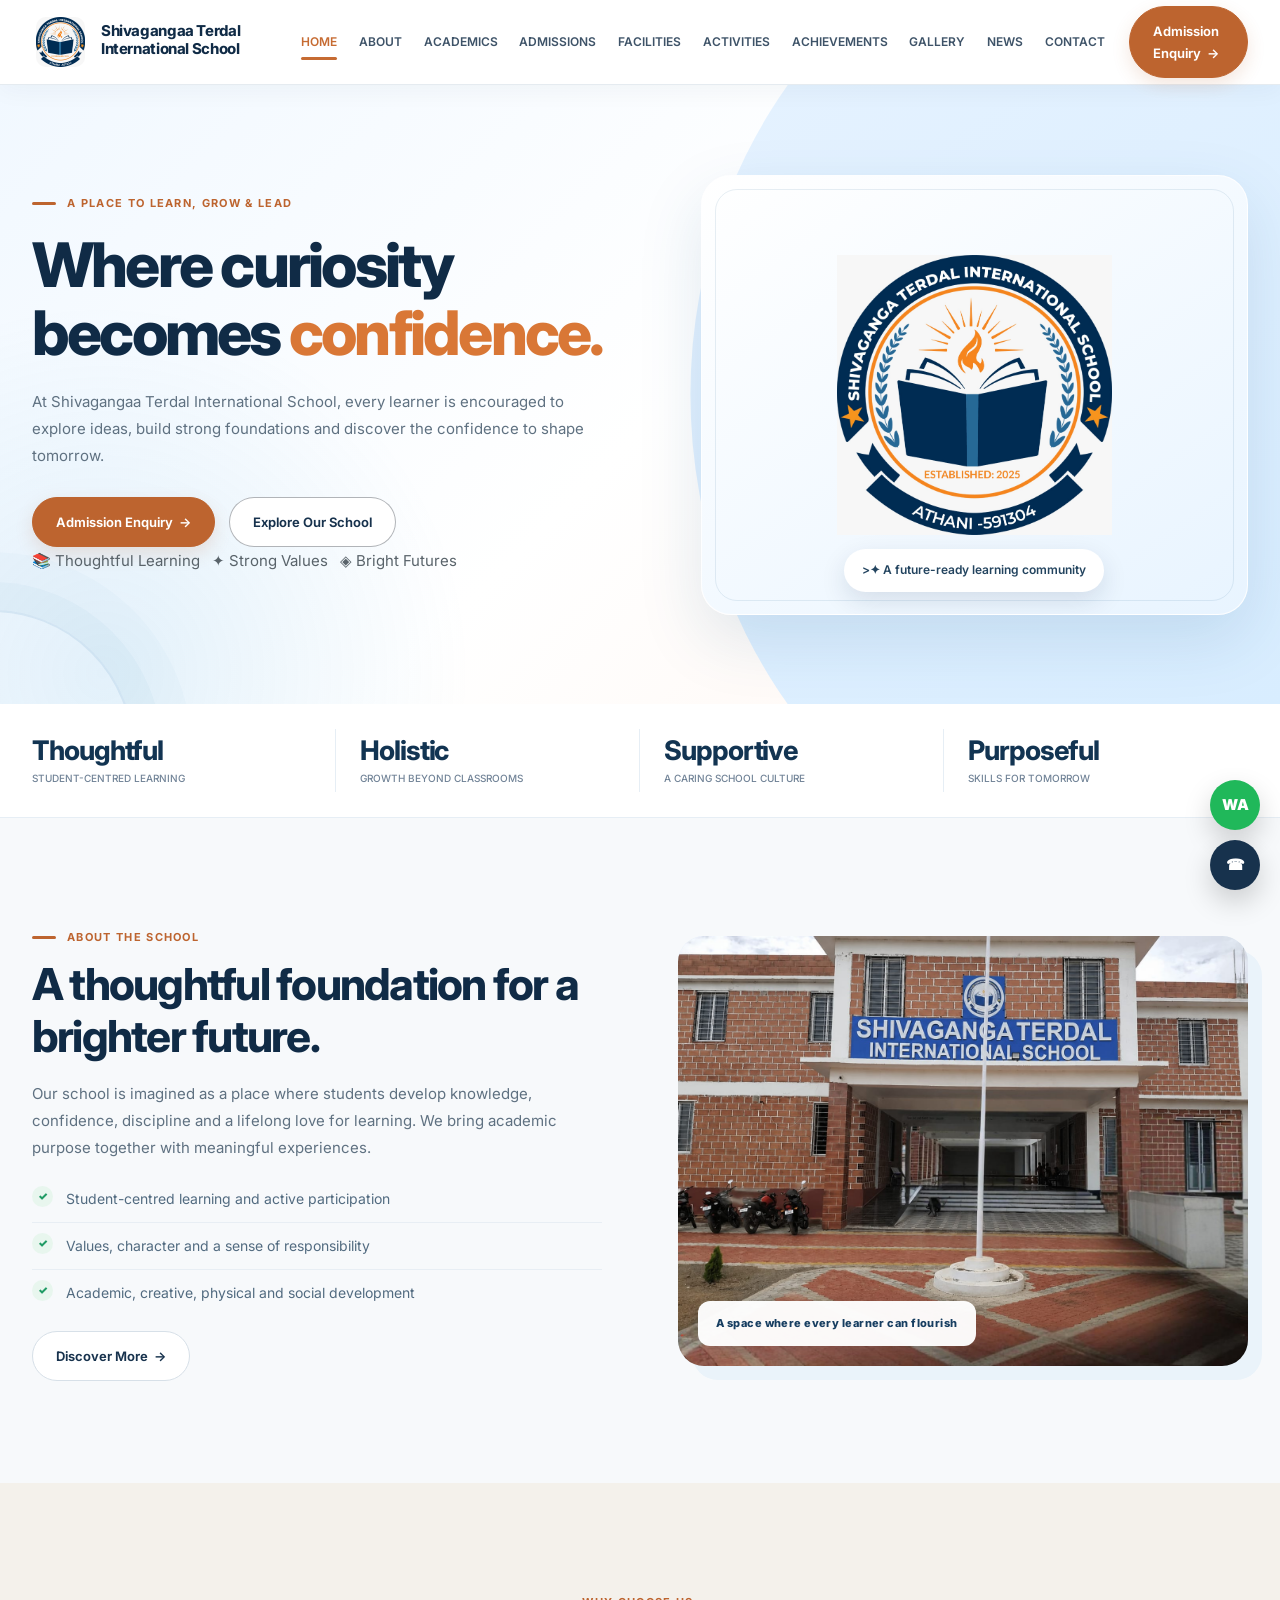
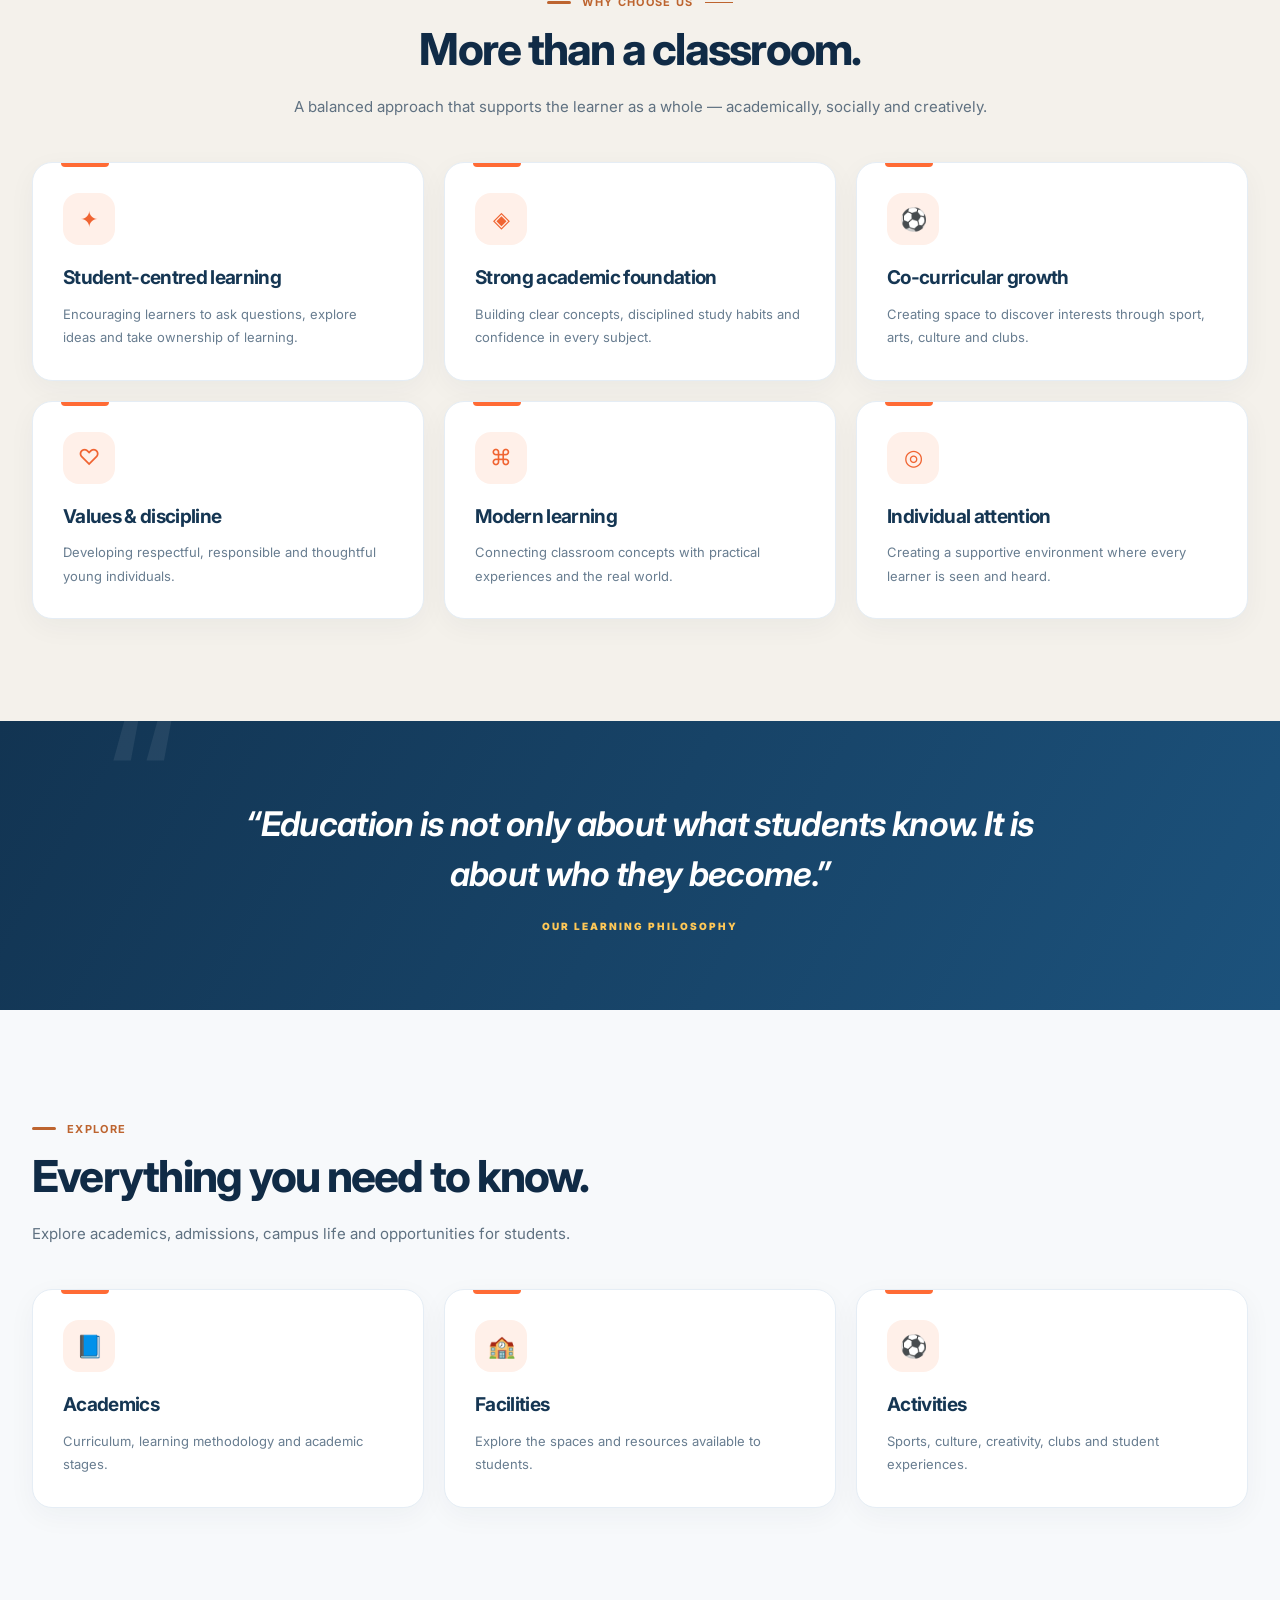
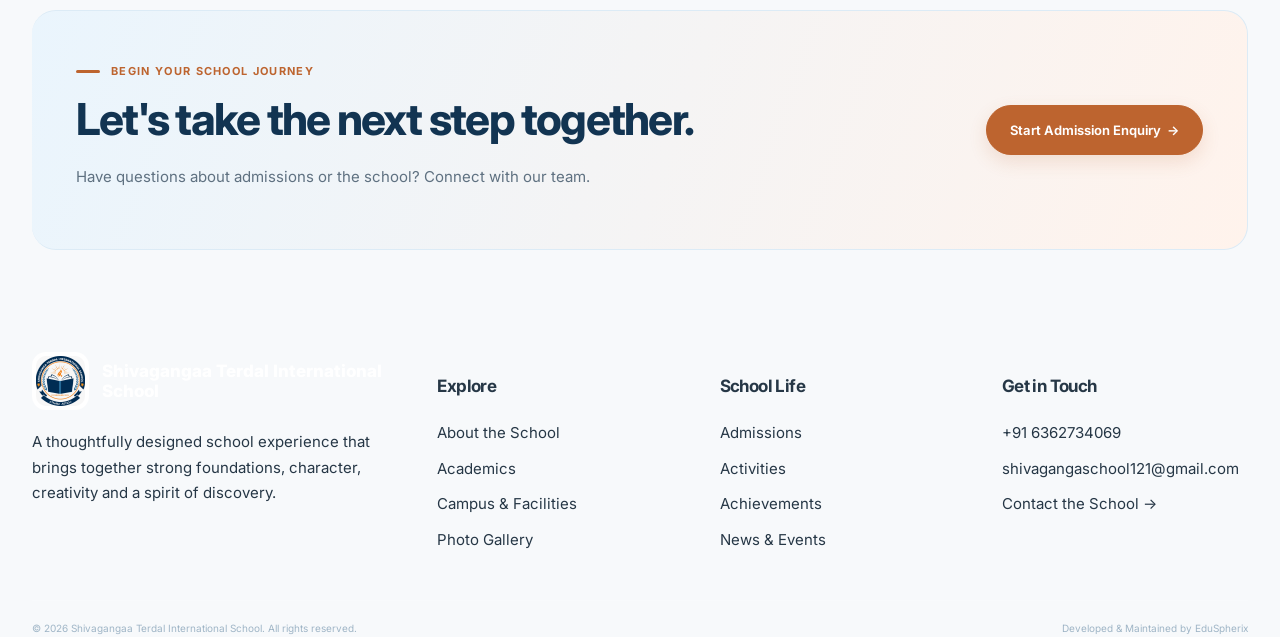
<file: index.html>
<!doctype html>
<html lang="en">

<head>
    <meta charset="utf-8">
    <meta name="viewport" content="width=device-width, initial-scale=1">
    <meta name="theme-color" content="#102f55">
    <meta name="description"
        content="Discover Shivagangaa Terdal International School, a thoughtful learning community focused on academic foundations, values and holistic development.">
    <title>Home | Shivagangaa Terdal International School</title>
    <link rel="icon" href="assets/school-logo.png">
    <link rel="stylesheet" href="assets/styles.css">
</head>

<body>
    <div class="topbar">
        
    </div>
    <header class="site-header">
        <div class="container nav-wrap"><a class="brand" href="index.html"><img src="assets/school-logo.png"
                    alt="EduSpherix logo"><span><strong>Shivagangaa Terdal International School</strong><small></small></span></a><button class="menu-toggle" aria-label="Toggle navigation"
                aria-expanded="false">☰</button>
            <nav class="nav-links" aria-label="Main navigation"><a href="index.html">Home</a><a
                    href="about.html">About</a><a href="academics.html">Academics</a><a
                    href="admissions.html">Admissions</a><a href="facilities.html">Facilities</a><a
                    href="activities.html">Activities</a><a href="achievements.html">Achievements</a><a
                    href="gallery.html">Gallery</a><a href="news.html">News</a><a href="contact.html">Contact</a></nav>
            <a class="nav-cta" href="admissions.html">Admission Enquiry&nbsp; →</a>
        </div>
    </header>

    <main>
        <section class="hero">
            <div class="container hero-grid">
                <div><span class="eyebrow">A place to learn, grow & lead</span>
                    <h1>Where curiosity becomes <em>confidence.</em></h1>
                    <p>At Shivagangaa Terdal International School, every learner is encouraged to explore ideas, build strong
                        foundations and discover the confidence to shape tomorrow.</p>
                    <div class="hero-actions"><a class="btn" href="admissions.html">Admission Enquiry&nbsp; →</a><a
                            class="btn secondary" href="about.html">Explore Our School</a></div>
                    <p class="notice" style="color:#59636a">📚 Thoughtful Learning &nbsp; ✦ Strong Values &nbsp; ◈
                        Bright Futures</p>
                </div>
                
                <div class="hero-visual"><img src="assets/school-logo.png"
                        alt="Shivagangaa Terdal International School emblem">
                    <div class="visual-tag"<small></small>>✦ A future-ready learning community</div>
                </div>
            </div>
        </section>
        <div class="trust-strip">
            <div class="container trust-grid">
                <div class="trust-item"><b>Thoughtful</b><span>Student-centred learning</span></div>
                <div class="trust-item"><b>Holistic</b><span>Growth beyond classrooms</span></div>
                <div class="trust-item"><b>Supportive</b><span>A caring school culture</span></div>
                <div class="trust-item"><b>Purposeful</b><span>Skills for tomorrow</span></div>
            </div>
        </div>
        <section class="section">
            <div class="container split">
                <div><span class="eyebrow">About the school</span>
                    <h2>A thoughtful foundation for a brighter future.</h2>
                    <p class="lead">Our school is imagined as a place where students develop knowledge, confidence,
                        discipline and a lifelong love for learning. We bring academic purpose together with meaningful
                        experiences.</p>
                    <ul class="list-check">
                        <li>Student-centred learning and active participation</li>
                        <li>Values, character and a sense of responsibility</li>
                        <li>Academic, creative, physical and social development</li>
                    </ul><a class="btn secondary" href="about.html">Discover More&nbsp; →</a>
                </div>
                <div class="photo-card"><img
                        src="assets/campus1.jpeg"
                        alt="Students learning together in a bright classroom">
                    <div class="photo-caption">A space where every learner can flourish</div>
                </div>
            </div>
        </section>
        <section class="section" style="background:#f4f1eb">
            <div class="container">
                <div class="section-head center"><span class="eyebrow">Why choose us</span>
                    <h2>More than a classroom.</h2>
                    <p>A balanced approach that supports the learner as a whole — academically, socially and creatively.
                    </p>
                </div>
                <div class="feature-grid">
                    <article class="feature-card">
                        <div class="icon">✦</div>
                        <h3>Student-centred learning</h3>
                        <p>Encouraging learners to ask questions, explore ideas and take ownership of learning.</p>
                    </article>
                    <article class="feature-card">
                        <div class="icon">◈</div>
                        <h3>Strong academic foundation</h3>
                        <p>Building clear concepts, disciplined study habits and confidence in every subject.</p>
                    </article>
                    <article class="feature-card">
                        <div class="icon">⚽</div>
                        <h3>Co-curricular growth</h3>
                        <p>Creating space to discover interests through sport, arts, culture and clubs.</p>
                    </article>
                    <article class="feature-card">
                        <div class="icon">♡</div>
                        <h3>Values & discipline</h3>
                        <p>Developing respectful, responsible and thoughtful young individuals.</p>
                    </article>
                    <article class="feature-card">
                        <div class="icon">⌘</div>
                        <h3>Modern learning</h3>
                        <p>Connecting classroom concepts with practical experiences and the real world.</p>
                    </article>
                    <article class="feature-card">
                        <div class="icon">◎</div>
                        <h3>Individual attention</h3>
                        <p>Creating a supportive environment where every learner is seen and heard.</p>
                    </article>
                </div>
            </div>
        </section>
        <div class="quote-band">
            <blockquote>“Education is not only about what students know. It is about who they become.”</blockquote>
            <cite>Our learning philosophy</cite>
        </div>
        <section class="section">
            <div class="container">
                <div class="section-head"><span class="eyebrow">Explore</span>
                    <h2>Everything you need to know.</h2>
                    <p>Explore academics, admissions, campus life and opportunities for students.</p>
                </div>
                <div class="feature-grid"><a class="info-card" href="academics.html">
                        <div class="icon">📘</div>
                        <h3>Academics</h3>
                        <p>Curriculum, learning methodology and academic stages.</p>
                    </a><a class="info-card" href="facilities.html">
                        <div class="icon">🏫</div>
                        <h3>Facilities</h3>
                        <p>Explore the spaces and resources available to students.</p>
                    </a><a class="info-card" href="activities.html">
                        <div class="icon">⚽</div>
                        <h3>Activities</h3>
                        <p>Sports, culture, creativity, clubs and student experiences.</p>
                    </a></div>
            </div>
        </section>
        <section class="section" style="padding-top:0">
            <div class="container">
                <div class="cta-panel">
                    <div><span class="eyebrow">Begin your school journey</span>
                        <h2>Let's take the next step together.</h2>
                        <p class="lead">Have questions about admissions or the school? Connect with our team.</p>
                    </div><a class="btn" href="admissions.html">Start Admission Enquiry&nbsp; →</a>
                </div>
            </div>
        </section>
    </main>

    
    
        <div class="container">
            <div class="footer-grid">
                <div>
                    <div class="footer-brand"><img src="assets/school-logo.png" alt=""><strong>Shivagangaa Terdal International School</strong></div>
                    <p>A thoughtfully designed school experience that brings together strong foundations, character,
                        creativity and a spirit of discovery.</p>
                    
                </div>
                <div>
                    <h4>Explore</h4>
                    <div class="footer-links"><a href="about.html">About the School</a><a
                            href="academics.html">Academics</a><a href="facilities.html">Campus & Facilities</a><a
                            href="gallery.html">Photo Gallery</a></div>
                </div>
                <div>
                    <h4>School Life</h4>
                    <div class="footer-links"><a href="admissions.html">Admissions</a><a
                            href="activities.html">Activities</a><a href="achievements.html">Achievements</a><a
                            href="news.html">News & Events</a></div>
                </div>
                <div>
                    <h4>Get in Touch</h4>
                    <div class="footer-links"><a href="tel:6362734069">+91 6362734069</a><a
                            href="mailto:shivagangaschool121@gmail.com">shivagangaschool121@gmail.com</a><a href="contact.html">Contact the School →</a></div>
                </div>
            </div>
            <div class="copyright"><span>© <span data-year>2026</span> Shivagangaa Terdal International School. All rights
                    reserved.</span><span>
					        Developed &amp; Maintained by
					        <a href="https://eduspherix.co.in" target="_blank" class="text-decoration-none text-info fw-semibold">
					            EduSpherix
					        </a>
                        </span></div>
        </div>
    </footer>
    <div class="float-actions">

    <!-- WhatsApp Principal -->
    <a class="whatsapp"
       href="https://wa.me/916362734069"
       target="_blank"
       rel="noopener noreferrer"
       aria-label="Chat with Principal on WhatsApp">
        WA
    </a>

    <!-- Call Principal -->
    <a class="call"
       href="tel:+916362734069"
       aria-label="Call Principal">
        ☎
    </a>

</div>
</div>
    <script src="assets/script.js"></script>
</body>

</html>
</file>
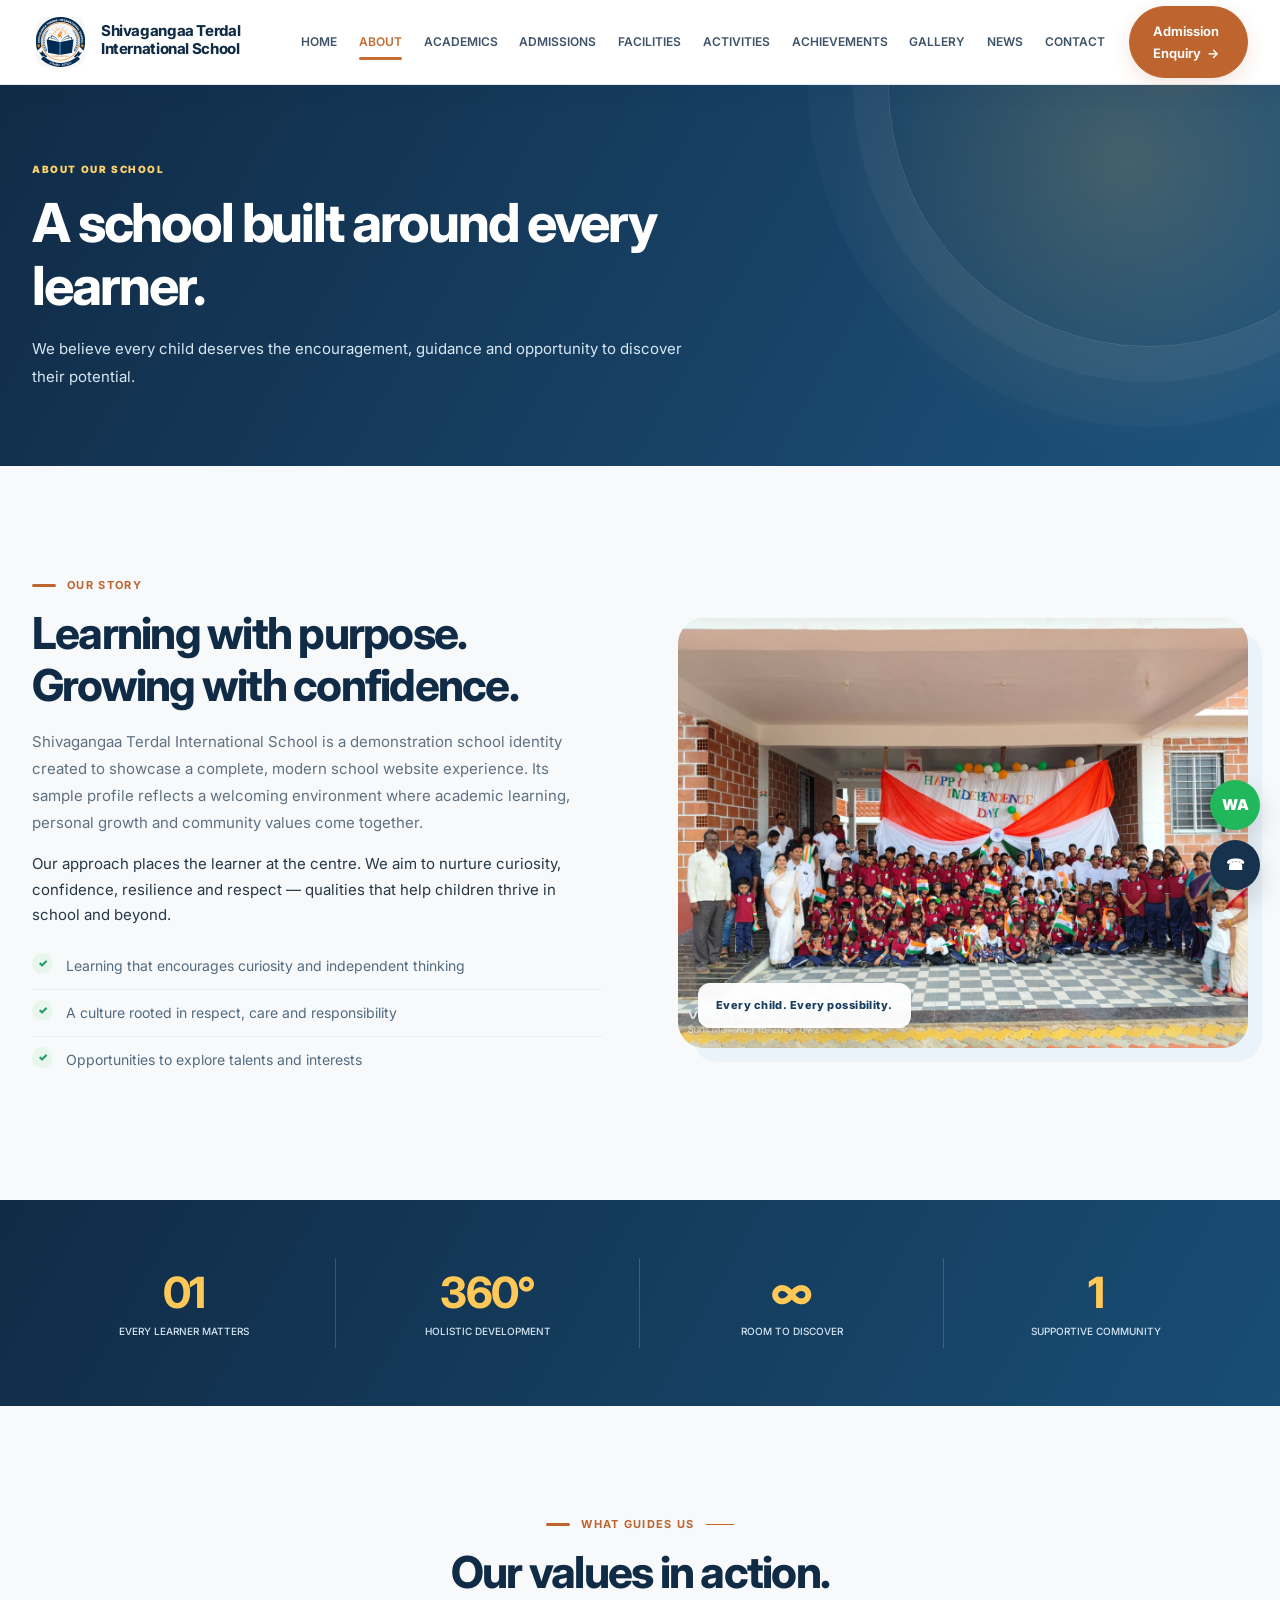
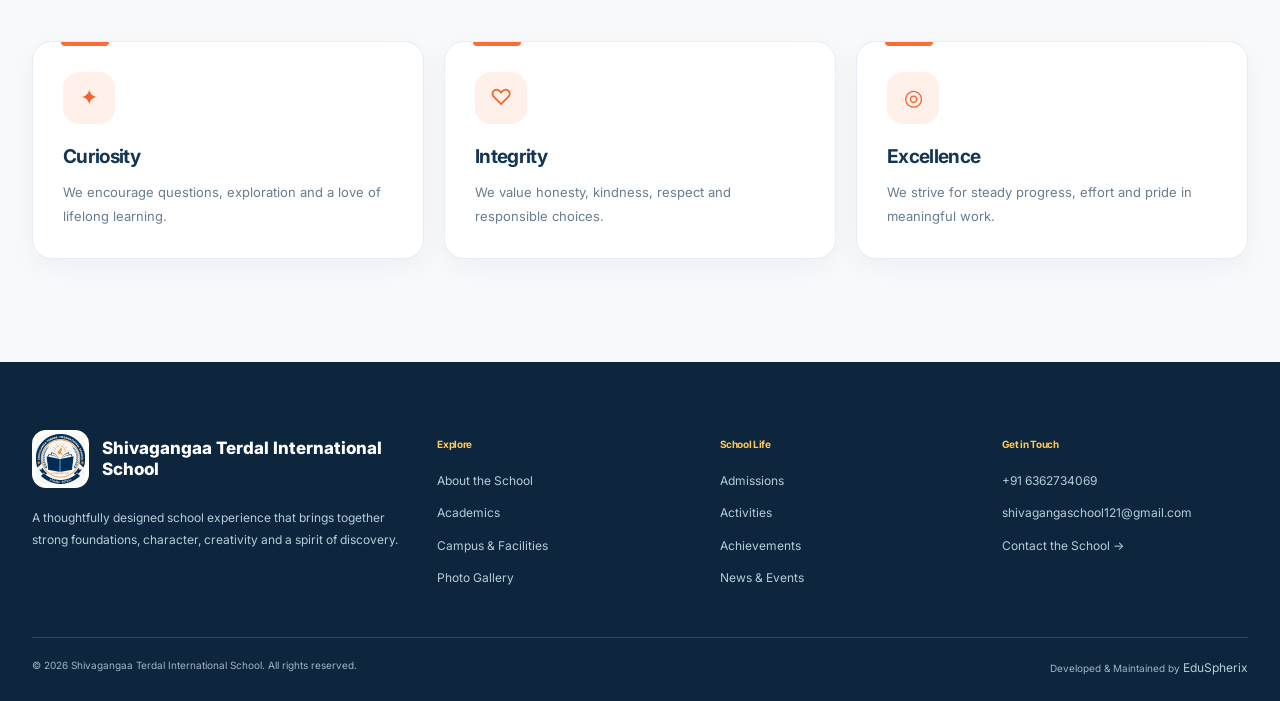
<file: about.html>
<!doctype html>
<html lang="en">

<head>
    <meta charset="utf-8">
    <meta name="viewport" content="width=device-width, initial-scale=1">
    <meta name="theme-color" content="#102f55">
    <meta name="description"
        content="Learn about the vision, values and learning philosophy of Shivagangaa Terdal International School.">
    <title>About the School | Shivagangaa Terdal International School</title>
    <link rel="icon" href="assets/school-logo.png">
    <link rel="stylesheet" href="assets/styles.css">
</head>

<body>
    
    <header class="site-header">
        <div class="container nav-wrap"><a class="brand" href="index.html"><img src="assets/school-logo.png"
                    alt="EduSpherix logo"><span><strong>Shivagangaa Terdal International School</strong><small></small></span></a><button class="menu-toggle" aria-label="Toggle navigation"
                aria-expanded="false">☰</button>
            <nav class="nav-links" aria-label="Main navigation"><a href="index.html">Home</a><a
                    href="about.html">About</a><a href="academics.html">Academics</a><a
                    href="admissions.html">Admissions</a><a href="facilities.html">Facilities</a><a
                    href="activities.html">Activities</a><a href="achievements.html">Achievements</a><a
                    href="gallery.html">Gallery</a><a href="news.html">News</a><a href="contact.html">Contact</a></nav>
            <a class="nav-cta" href="admissions.html">Admission Enquiry&nbsp; →</a>
        </div>
    </header>

    <section class="page-hero">
        <div class="container">
            <div class="breadcrumbs">About our School</div>
            <h1>A school built around every learner.</h1>
            <p>We believe every child deserves the encouragement, guidance and opportunity to discover their potential.
            </p>
        </div>
    </section>
    <section class="section">
        <div class="container split">
            <div><span class="eyebrow">Our story</span>
                <h2>Learning with purpose. Growing with confidence.</h2>
                <p class="lead">Shivagangaa Terdal International School is a demonstration school identity created to showcase a
                    complete, modern school website experience. Its sample profile reflects a welcoming environment
                    where academic learning, personal growth and community values come together.</p>
                <p>Our approach places the learner at the centre. We aim to nurture curiosity, confidence, resilience
                    and respect — qualities that help children thrive in school and beyond.</p>
                <ul class="list-check">
                    <li>Learning that encourages curiosity and independent thinking</li>
                    <li>A culture rooted in respect, care and responsibility</li>
                    <li>Opportunities to explore talents and interests</li>
                </ul>
            </div>
            <div class="photo-card"><img
                    src="assets/children-learn.jpeg"
                    alt="Students collaborating at school">
                <div class="photo-caption">Every child. Every possibility.</div>
            </div>
        </div>
    </section>
    <section class="stats">
        <div class="container stats-grid">
            <div class="stat"><strong>01</strong><span>Every learner matters</span></div>
            <div class="stat"><strong>360°</strong><span>Holistic development</span></div>
            <div class="stat"><strong>∞</strong><span>Room to discover</span></div>
            <div class="stat"><strong>1</strong><span>Supportive community</span></div>
        </div>
    </section>
    <section class="section">
        <div class="container">
            <div class="section-head center"><span class="eyebrow">What guides us</span>
                <h2>Our values in action.</h2>
            </div>
            <div class="feature-grid">
                <article class="feature-card">
                    <div class="icon">✦</div>
                    <h3>Curiosity</h3>
                    <p>We encourage questions, exploration and a love of lifelong learning.</p>
                </article>
                <article class="feature-card">
                    <div class="icon">♡</div>
                    <h3>Integrity</h3>
                    <p>We value honesty, kindness, respect and responsible choices.</p>
                </article>
                <article class="feature-card">
                    <div class="icon">◎</div>
                    <h3>Excellence</h3>
                    <p>We strive for steady progress, effort and pride in meaningful work.</p>
                </article>
            </div>
        </div>
    </section>
    <footer class="site-footer">
        <div class="container">
            <div class="footer-grid">
                <div>
                    <div class="footer-brand"><img src="assets/school-logo.png" alt=""><strong>Shivagangaa Terdal International School</strong></div>
                    <p>A thoughtfully designed school experience that brings together strong foundations, character,
                        creativity and a spirit of discovery.</p>
                    
                </div>
                <div>
                    <h4>Explore</h4>
                    <div class="footer-links"><a href="about.html">About the School</a><a
                            href="academics.html">Academics</a><a href="facilities.html">Campus & Facilities</a><a
                            href="gallery.html">Photo Gallery</a></div>
                </div>
                <div>
                    <h4>School Life</h4>
                    <div class="footer-links"><a href="admissions.html">Admissions</a><a
                            href="activities.html">Activities</a><a href="achievements.html">Achievements</a><a
                            href="news.html">News & Events</a></div>
                </div>
                <div>
                    <h4>Get in Touch</h4>
                    <div class="footer-links"><a href="tel:6362734069">+91 6362734069</a><a
                            href="mailto:shivagangaschool121@gmail.com">shivagangaschool121@gmail.com</a><a href="contact.html">Contact the School →</a></div>
                </div>
            </div>
            <div class="copyright"><span>© <span data-year>2026</span> Shivagangaa Terdal International School. All rights
                    reserved.</span><span>
					        Developed &amp; Maintained by
					        <a href="https://eduspherix.co.in" target="_blank" class="text-decoration-none text-info fw-semibold">
					            EduSpherix
					        </a>
                        </span></div>
        </div>
    </footer><div class="float-actions">

    <!-- WhatsApp Principal -->
    <a class="whatsapp"
       href="https://wa.me/916362734069"
       target="_blank"
       rel="noopener noreferrer"
       aria-label="Chat with Principal on WhatsApp">
        WA
    </a>

    <!-- Call Principal -->
    <a class="call"
       href="tel:+916362734069"
       aria-label="Call Principal">
        ☎
    </a>

</div>
    <script src="assets/script.js"></script>
</body>

</html>
</file>
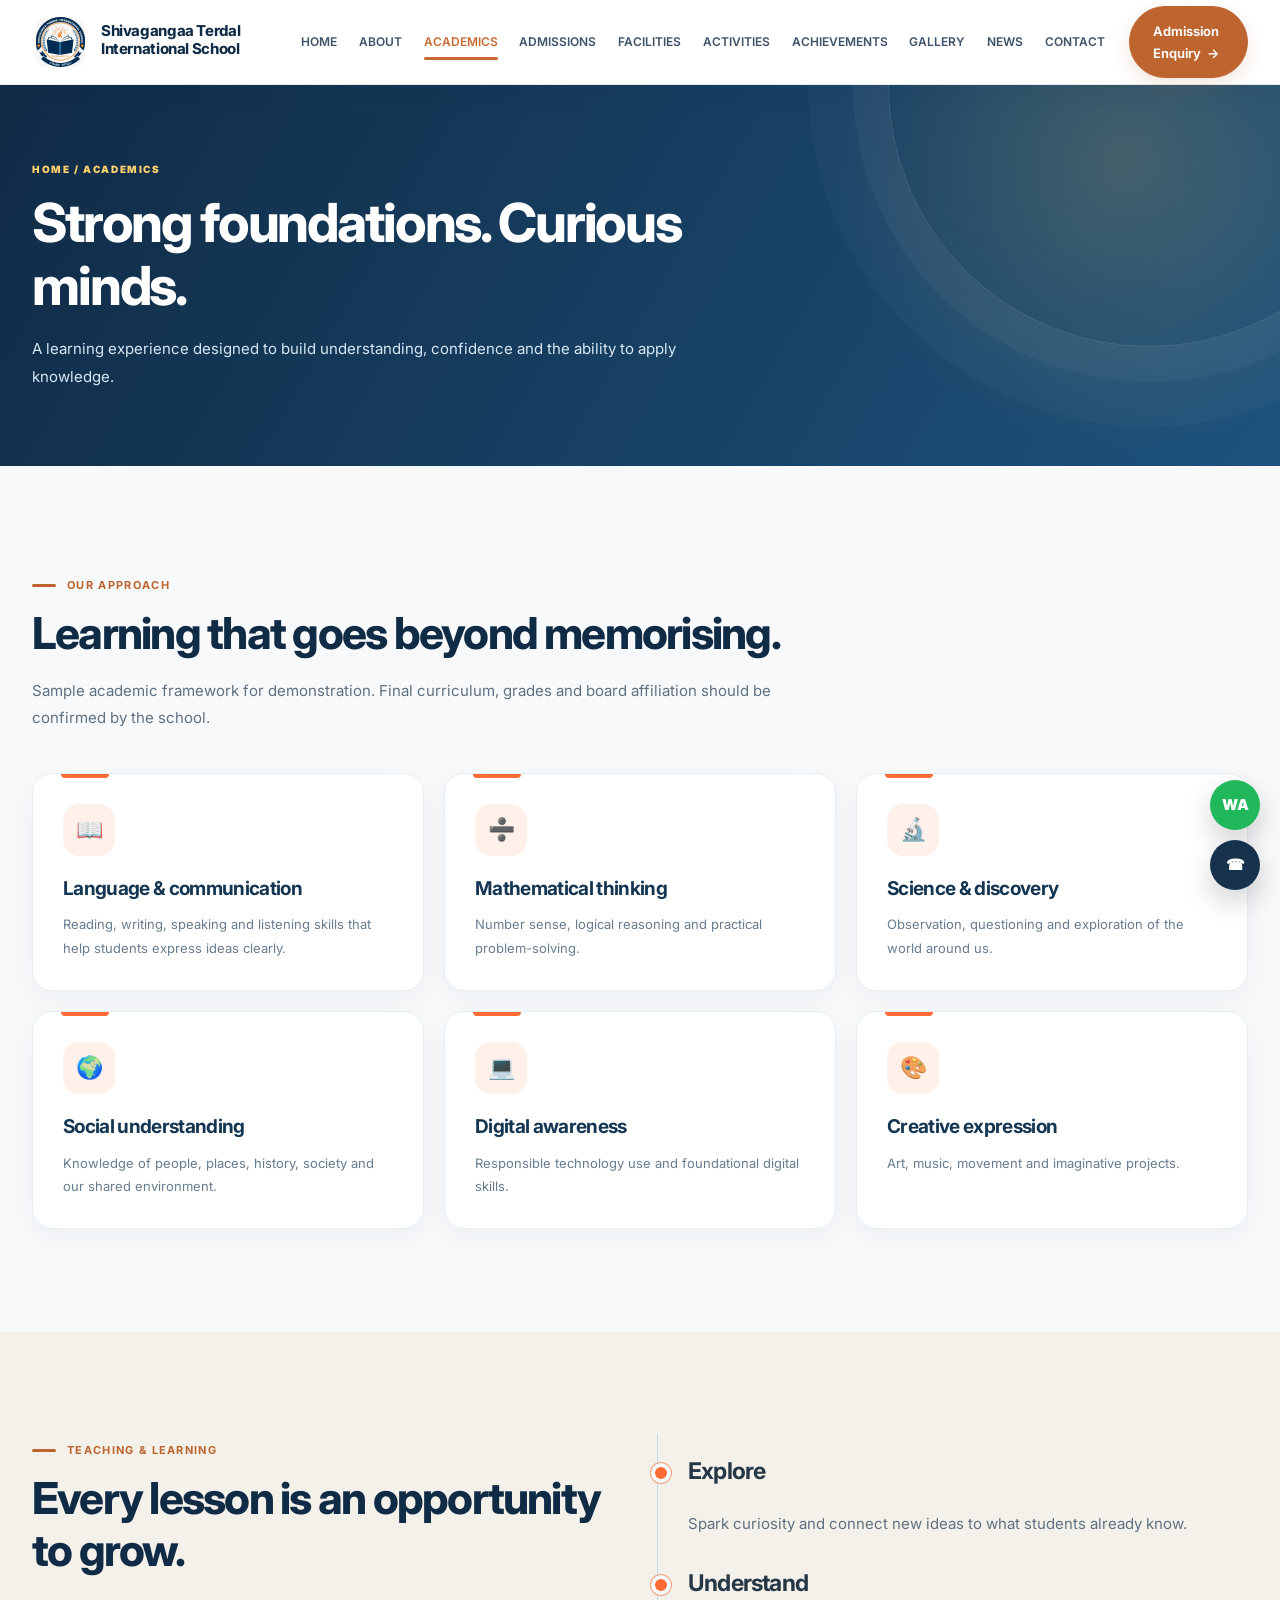
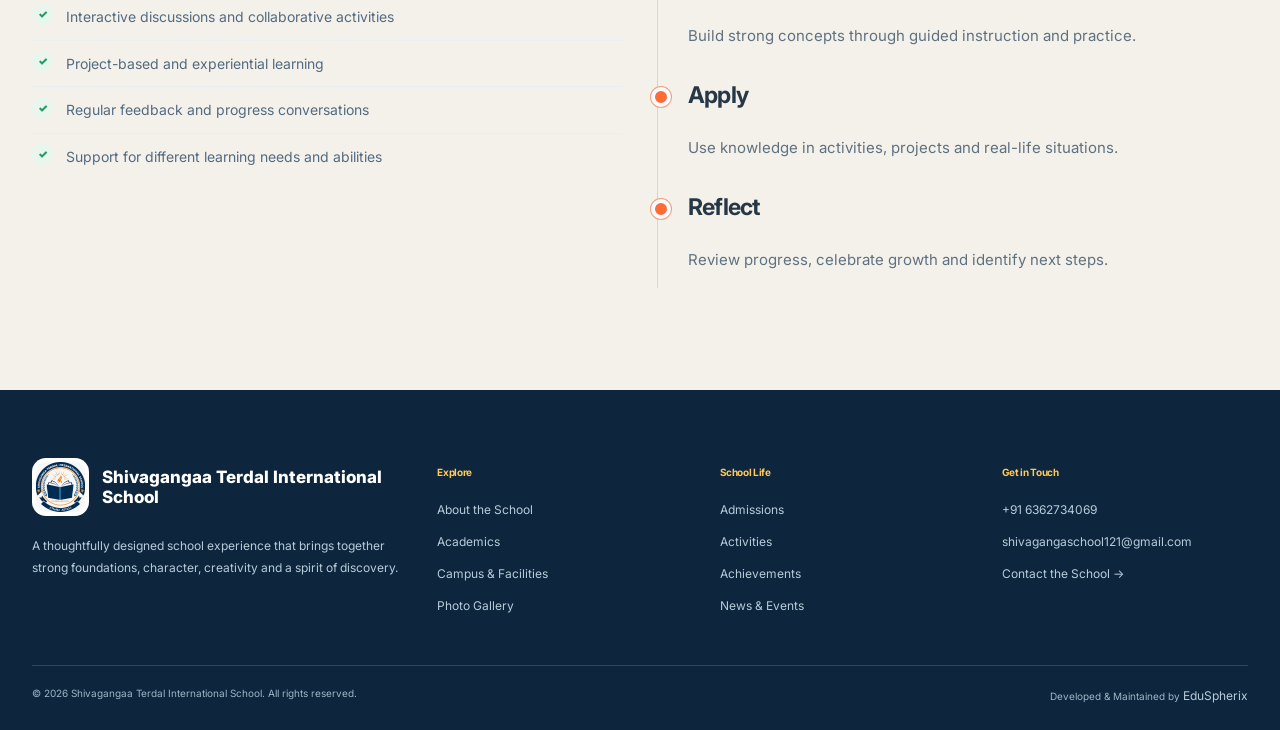
<file: academics.html>
<!doctype html>
<html lang="en">

<head>
    <meta charset="utf-8">
    <meta name="viewport" content="width=device-width, initial-scale=1">
    <meta name="theme-color" content="#102f55">
    <meta name="description"
        content="Explore the academic approach, learning stages and student development at Shivagangaa Terdal International School.">
    <title>Academics | Shivagangaa Terdal International School</title>
    <link rel="icon" href="assets/school-logo.png">
    <link rel="stylesheet" href="assets/styles.css">
</head>

<body>
    
    <header class="site-header">
        <div class="container nav-wrap"><a class="brand" href="index.html"><img src="assets/school-logo.png"
                    alt="EduSpherix logo"><span><strong>Shivagangaa Terdal International School</strong><small></small></span></a><button class="menu-toggle" aria-label="Toggle navigation"
                aria-expanded="false">☰</button>
            <nav class="nav-links" aria-label="Main navigation"><a href="index.html">Home</a><a
                    href="about.html">About</a><a href="academics.html">Academics</a><a
                    href="admissions.html">Admissions</a><a href="facilities.html">Facilities</a><a
                    href="activities.html">Activities</a><a href="achievements.html">Achievements</a><a
                    href="gallery.html">Gallery</a><a href="news.html">News</a><a href="contact.html">Contact</a></nav>
            <a class="nav-cta" href="admissions.html">Admission Enquiry&nbsp; →</a>
        </div>
    </header>

    <section class="page-hero">
        <div class="container">
            <div class="breadcrumbs">Home / Academics</div>
            <h1>Strong foundations. Curious minds.</h1>
            <p>A learning experience designed to build understanding, confidence and the ability to apply knowledge.</p>
        </div>
    </section>
    <section class="section">
        <div class="container">
            <div class="section-head"><span class="eyebrow">Our approach</span>
                <h2>Learning that goes beyond memorising.</h2>
                <p>Sample academic framework for demonstration. Final curriculum, grades and board affiliation should be
                    confirmed by the school.</p>
            </div>
            <div class="feature-grid">
                <article class="feature-card">
                    <div class="icon">📖</div>
                    <h3>Language & communication</h3>
                    <p>Reading, writing, speaking and listening skills that help students express ideas clearly.</p>
                </article>
                <article class="feature-card">
                    <div class="icon">➗</div>
                    <h3>Mathematical thinking</h3>
                    <p>Number sense, logical reasoning and practical problem-solving.</p>
                </article>
                <article class="feature-card">
                    <div class="icon">🔬</div>
                    <h3>Science & discovery</h3>
                    <p>Observation, questioning and exploration of the world around us.</p>
                </article>
                <article class="feature-card">
                    <div class="icon">🌍</div>
                    <h3>Social understanding</h3>
                    <p>Knowledge of people, places, history, society and our shared environment.</p>
                </article>
                <article class="feature-card">
                    <div class="icon">💻</div>
                    <h3>Digital awareness</h3>
                    <p>Responsible technology use and foundational digital skills.</p>
                </article>
                <article class="feature-card">
                    <div class="icon">🎨</div>
                    <h3>Creative expression</h3>
                    <p>Art, music, movement and imaginative projects.</p>
                </article>
            </div>
        </div>
    </section>
    <section class="section" style="background:#f4f1eb">
        <div class="container two-col">
            <div><span class="eyebrow">Teaching & learning</span>
                <h2>Every lesson is an opportunity to grow.</h2>
                <ul class="list-check">
                    <li>Interactive discussions and collaborative activities</li>
                    <li>Project-based and experiential learning</li>
                    <li>Regular feedback and progress conversations</li>
                    <li>Support for different learning needs and abilities</li>
                </ul>
            </div>
            <div class="timeline">
                <article>
                    <h3>Explore</h3>
                    <p class="lead">Spark curiosity and connect new ideas to what students already know.</p>
                </article>
                <article>
                    <h3>Understand</h3>
                    <p class="lead">Build strong concepts through guided instruction and practice.</p>
                </article>
                <article>
                    <h3>Apply</h3>
                    <p class="lead">Use knowledge in activities, projects and real-life situations.</p>
                </article>
                <article>
                    <h3>Reflect</h3>
                    <p class="lead">Review progress, celebrate growth and identify next steps.</p>
                </article>
            </div>
        </div>
    </section>
    <footer class="site-footer">
        <div class="container">
            <div class="footer-grid">
                <div>
                    <div class="footer-brand"><img src="assets/school-logo.png" alt=""><strong>Shivagangaa Terdal International School</strong></div>
                    <p>A thoughtfully designed school experience that brings together strong foundations, character,
                        creativity and a spirit of discovery.</p>
                    
                </div>
                <div>
                    <h4>Explore</h4>
                    <div class="footer-links"><a href="about.html">About the School</a><a
                            href="academics.html">Academics</a><a href="facilities.html">Campus & Facilities</a><a
                            href="gallery.html">Photo Gallery</a></div>
                </div>
                <div>
                    <h4>School Life</h4>
                    <div class="footer-links"><a href="admissions.html">Admissions</a><a
                            href="activities.html">Activities</a><a href="achievements.html">Achievements</a><a
                            href="news.html">News & Events</a></div>
                </div>
                <div>
                    <h4>Get in Touch</h4>
                    <div class="footer-links"><a href="tel:6362734069">+91 6362734069</a><a
                            href="mailto:shivagangaschool121@gmail.com">shivagangaschool121@gmail.com</a><a href="contact.html">Contact the School →</a></div>
                </div>
            </div>
            <div class="copyright"><span>© <span data-year>2026</span> Shivagangaa Terdal International School. All rights
                    reserved.</span><span>
					        Developed &amp; Maintained by
					        <a href="https://eduspherix.co.in" target="_blank" class="text-decoration-none text-info fw-semibold">
					            EduSpherix
					        </a>
                        </span></div>
        </div>
    </footer><div class="float-actions">

    <!-- WhatsApp Principal -->
    <a class="whatsapp"
       href="https://wa.me/916362734069"
       target="_blank"
       rel="noopener noreferrer"
       aria-label="Chat with Principal on WhatsApp">
        WA
    </a>

    <!-- Call Principal -->
    <a class="call"
       href="tel:+916362734069"
       aria-label="Call Principal">
        ☎
    </a>

</div>
    <script src="assets/script.js"></script>
</body>

</html>
</file>
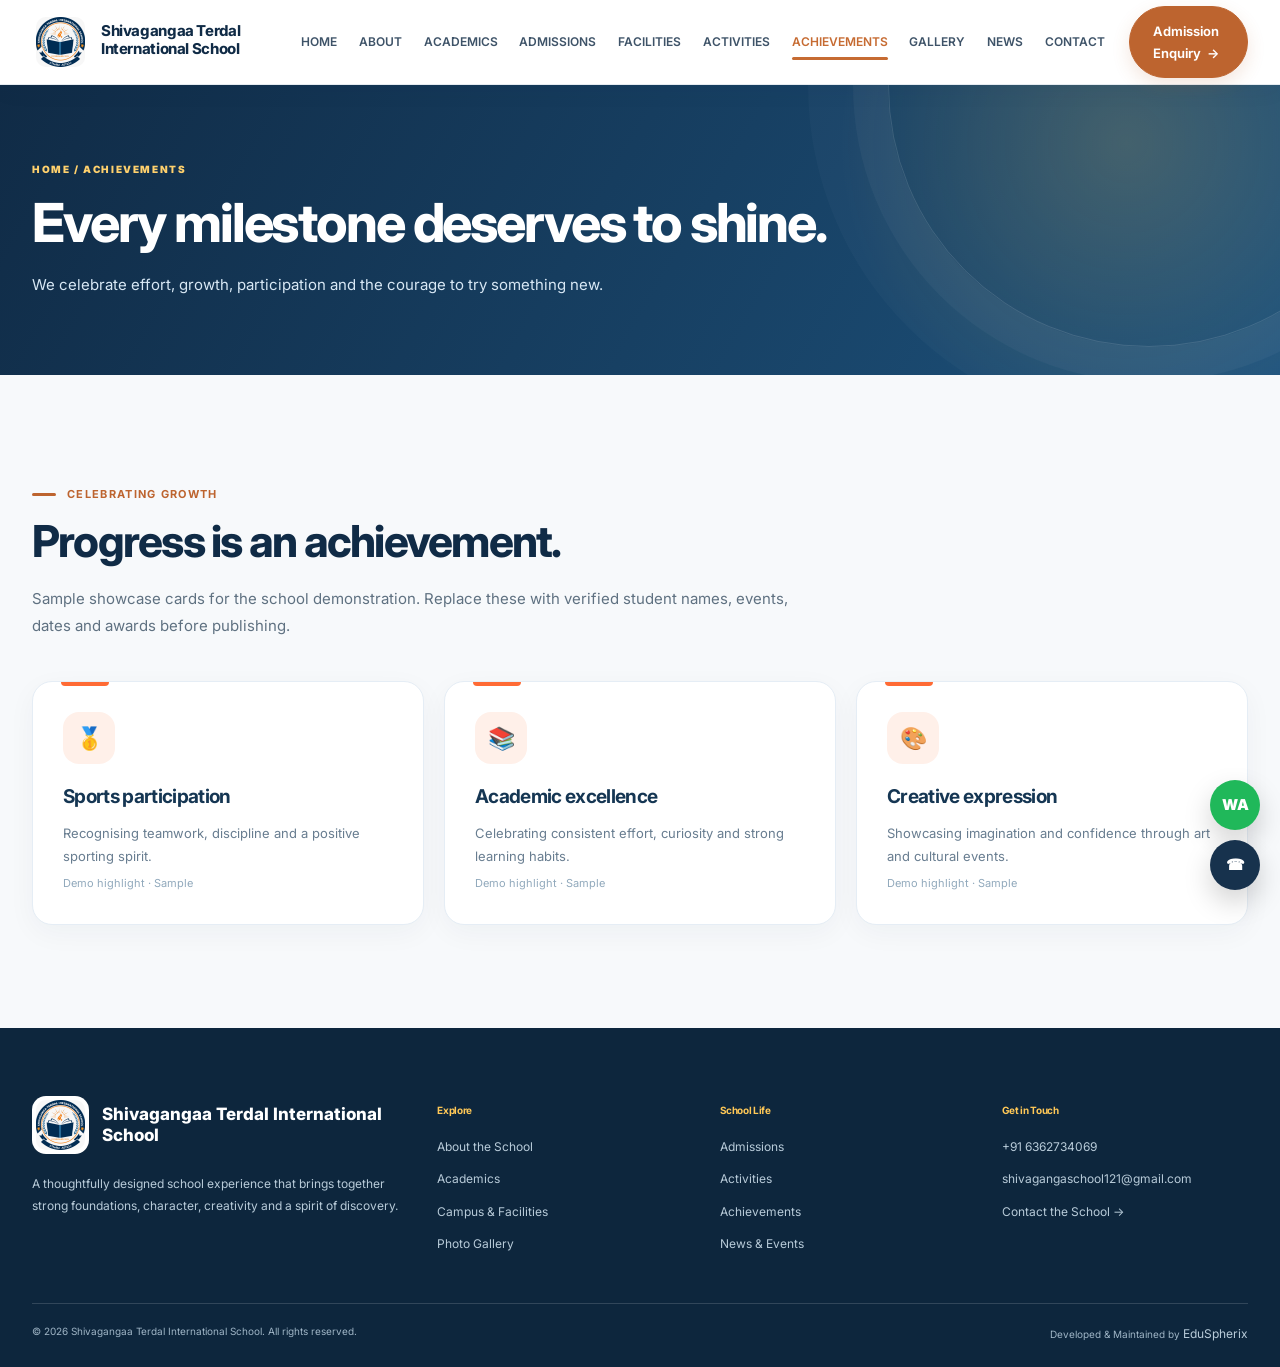
<file: achievements.html>
<!doctype html>
<html lang="en">

<head>
    <meta charset="utf-8">
    <meta name="viewport" content="width=device-width, initial-scale=1">
    <meta name="theme-color" content="#102f55">
    <meta name="description"
        content="Celebrate student participation, progress and achievements at Shivagangaa Terdal International School.">
    <title>Achievements | Shivagangaa Terdal International School</title>
    <link rel="icon" href="assets/school-logo.png">
    <link rel="stylesheet" href="assets/styles.css">
</head>

<body>
    
    <header class="site-header">
        <div class="container nav-wrap"><a class="brand" href="index.html"><img src="assets/school-logo.png"
                    alt="EduSpherix logo"><span><strong>Shivagangaa Terdal International School</strong><small></small></span></a><button class="menu-toggle" aria-label="Toggle navigation"
                aria-expanded="false">☰</button>
            <nav class="nav-links" aria-label="Main navigation"><a href="index.html">Home</a><a
                    href="about.html">About</a><a href="academics.html">Academics</a><a
                    href="admissions.html">Admissions</a><a href="facilities.html">Facilities</a><a
                    href="activities.html">Activities</a><a href="achievements.html">Achievements</a><a
                    href="gallery.html">Gallery</a><a href="news.html">News</a><a href="contact.html">Contact</a></nav>
            <a class="nav-cta" href="admissions.html">Admission Enquiry&nbsp; →</a>
        </div>
    </header>

    <section class="page-hero">
        <div class="container">
            <div class="breadcrumbs">Home / Achievements</div>
            <h1>Every milestone deserves to shine.</h1>
            <p>We celebrate effort, growth, participation and the courage to try something new.</p>
        </div>
    </section>
    <section class="section">
        <div class="container">
            <div class="section-head"><span class="eyebrow">Celebrating growth</span>
                <h2>Progress is an achievement.</h2>
                <p>Sample showcase cards for the school demonstration. Replace these with verified student names,
                    events, dates and awards before publishing.</p>
            </div>
            <div class="feature-grid">
                <article class="feature-card">
                    <div class="icon">🥇</div>
                    <h3>Sports participation</h3>
                    <p>Recognising teamwork, discipline and a positive sporting spirit.</p><span class="notice">Demo
                        highlight · Sample</span>
                </article>
                <article class="feature-card">
                    <div class="icon">📚</div>
                    <h3>Academic excellence</h3>
                    <p>Celebrating consistent effort, curiosity and strong learning habits.</p><span class="notice">Demo
                        highlight · Sample</span>
                </article>
                <article class="feature-card">
                    <div class="icon">🎨</div>
                    <h3>Creative expression</h3>
                    <p>Showcasing imagination and confidence through art and cultural events.</p><span
                        class="notice">Demo highlight · Sample</span>
                </article>
            </div>
        </div>
    </section>
    <footer class="site-footer">
        <div class="container">
            <div class="footer-grid">
                <div>
                    <div class="footer-brand"><img src="assets/school-logo.png" alt=""><strong>Shivagangaa Terdal International School</strong></div>
                    <p>A thoughtfully designed school experience that brings together strong foundations, character,
                        creativity and a spirit of discovery.</p>
                    
                </div>
                <div>
                    <h4>Explore</h4>
                    <div class="footer-links"><a href="about.html">About the School</a><a
                            href="academics.html">Academics</a><a href="facilities.html">Campus & Facilities</a><a
                            href="gallery.html">Photo Gallery</a></div>
                </div>
                <div>
                    <h4>School Life</h4>
                    <div class="footer-links"><a href="admissions.html">Admissions</a><a
                            href="activities.html">Activities</a><a href="achievements.html">Achievements</a><a
                            href="news.html">News & Events</a></div>
                </div>
                <div>
                    <h4>Get in Touch</h4>
                    <div class="footer-links"><a href="tel:6362734069">+91 6362734069</a><a
                            href="mailto:shivagangaschool121@gmail.com">shivagangaschool121@gmail.com</a><a href="contact.html">Contact the School →</a></div>
                </div>
            </div>
            <div class="copyright"><span>© <span data-year>2026</span> Shivagangaa Terdal International School. All rights
                    reserved.</span><span>
					        Developed &amp; Maintained by
					        <a href="https://eduspherix.co.in" target="_blank" class="text-decoration-none text-info fw-semibold">
					            EduSpherix
					        </a>
                        </span></div>
        </div>
    </footer><div class="float-actions">

    <!-- WhatsApp Principal -->
    <a class="whatsapp"
       href="https://wa.me/916362734069"
       target="_blank"
       rel="noopener noreferrer"
       aria-label="Chat with Principal on WhatsApp">
        WA
    </a>

    <!-- Call Principal -->
    <a class="call"
       href="tel:+916362734069"
       aria-label="Call Principal">
        ☎
    </a>

</div>
    <script src="assets/script.js"></script>
</body>

</html>
</file>
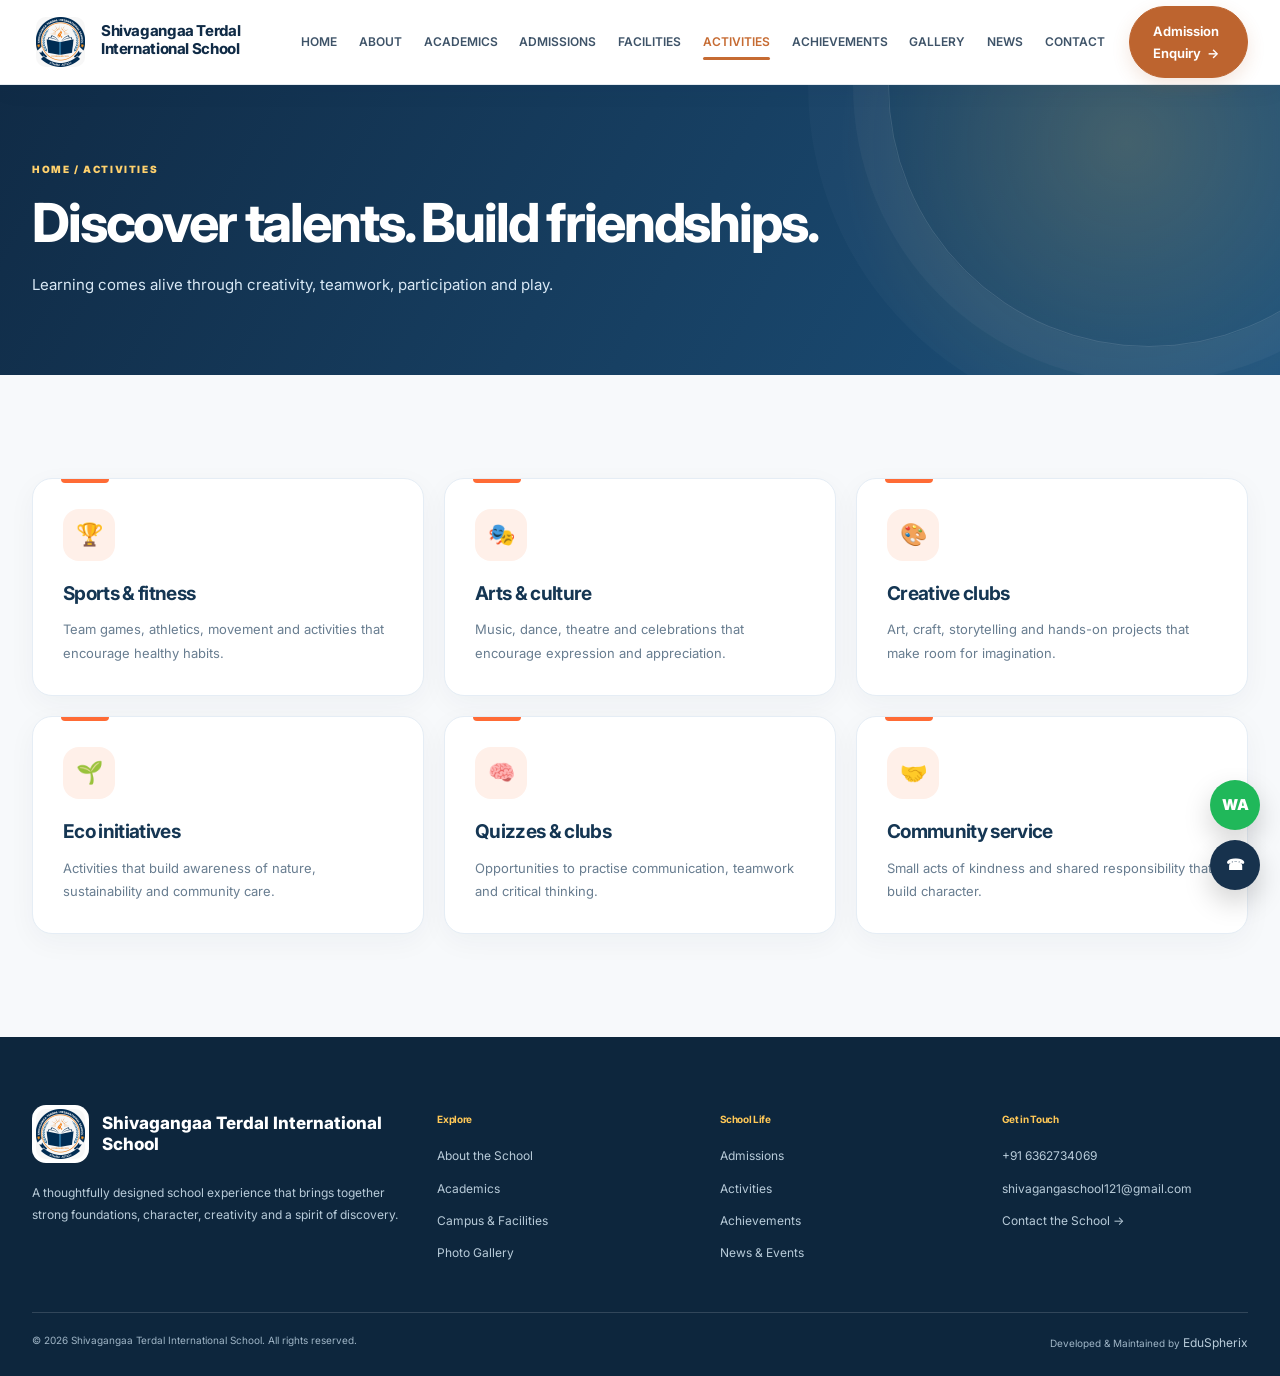
<file: activities.html>
<!doctype html>
<html lang="en">

<head>
    <meta charset="utf-8">
    <meta name="viewport" content="width=device-width, initial-scale=1">
    <meta name="theme-color" content="#102f55">
    <meta name="description"
        content="Discover co-curricular, sports, arts and student activities at Shivagangaa Terdal International School.">
    <title>Activities | Shivagangaa Terdal International School</title>
    <link rel="icon" href="assets/school-logo.png">
    <link rel="stylesheet" href="assets/styles.css">
</head>

<body>
    
    <header class="site-header">
        <div class="container nav-wrap"><a class="brand" href="index.html"><img src="assets/school-logo.png"
                    alt="EduSpherix logo"><span><strong>Shivagangaa Terdal International School</strong><small></small></span></a><button class="menu-toggle" aria-label="Toggle navigation"
                aria-expanded="false">☰</button>
            <nav class="nav-links" aria-label="Main navigation"><a href="index.html">Home</a><a
                    href="about.html">About</a><a href="academics.html">Academics</a><a
                    href="admissions.html">Admissions</a><a href="facilities.html">Facilities</a><a
                    href="activities.html">Activities</a><a href="achievements.html">Achievements</a><a
                    href="gallery.html">Gallery</a><a href="news.html">News</a><a href="contact.html">Contact</a></nav>
            <a class="nav-cta" href="admissions.html">Admission Enquiry&nbsp; →</a>
        </div>
    </header>

    <section class="page-hero">
        <div class="container">
            <div class="breadcrumbs">Home / Activities</div>
            <h1>Discover talents. Build friendships.</h1>
            <p>Learning comes alive through creativity, teamwork, participation and play.</p>
        </div>
    </section>
    <section class="section">
        <div class="container">
            <div class="feature-grid">
                <article class="feature-card">
                    <div class="icon">🏆</div>
                    <h3>Sports & fitness</h3>
                    <p>Team games, athletics, movement and activities that encourage healthy habits.</p>
                </article>
                <article class="feature-card">
                    <div class="icon">🎭</div>
                    <h3>Arts & culture</h3>
                    <p>Music, dance, theatre and celebrations that encourage expression and appreciation.</p>
                </article>
                <article class="feature-card">
                    <div class="icon">🎨</div>
                    <h3>Creative clubs</h3>
                    <p>Art, craft, storytelling and hands-on projects that make room for imagination.</p>
                </article>
                <article class="feature-card">
                    <div class="icon">🌱</div>
                    <h3>Eco initiatives</h3>
                    <p>Activities that build awareness of nature, sustainability and community care.</p>
                </article>
                <article class="feature-card">
                    <div class="icon">🧠</div>
                    <h3>Quizzes & clubs</h3>
                    <p>Opportunities to practise communication, teamwork and critical thinking.</p>
                </article>
                <article class="feature-card">
                    <div class="icon">🤝</div>
                    <h3>Community service</h3>
                    <p>Small acts of kindness and shared responsibility that build character.</p>
                </article>
            </div>
        </div>
    </section>
    <footer class="site-footer">
        <div class="container">
            <div class="footer-grid">
                <div>
                    <div class="footer-brand"><img src="assets/school-logo.png" alt=""><strong>Shivagangaa Terdal International School</strong></div>
                    <p>A thoughtfully designed school experience that brings together strong foundations, character,
                        creativity and a spirit of discovery.</p>
                    
                </div>
                <div>
                    <h4>Explore</h4>
                    <div class="footer-links"><a href="about.html">About the School</a><a
                            href="academics.html">Academics</a><a href="facilities.html">Campus & Facilities</a><a
                            href="gallery.html">Photo Gallery</a></div>
                </div>
                <div>
                    <h4>School Life</h4>
                    <div class="footer-links"><a href="admissions.html">Admissions</a><a
                            href="activities.html">Activities</a><a href="achievements.html">Achievements</a><a
                            href="news.html">News & Events</a></div>
                </div>
                <div>
                    <h4>Get in Touch</h4>
                    <div class="footer-links"><a href="tel:6362734069">+91 6362734069</a><a
                            href="mailto:shivagangaschool121@gmail.com">shivagangaschool121@gmail.com</a><a href="contact.html">Contact the School →</a></div>
                </div>
            </div>
            <div class="copyright"><span>© <span data-year>2026</span> Shivagangaa Terdal International School. All rights
                    reserved.</span><span>
					        Developed &amp; Maintained by
					        <a href="https://eduspherix.co.in" target="_blank" class="text-decoration-none text-info fw-semibold">
					            EduSpherix
					        </a>
                        </span></div>
        </div>
    </footer><div class="float-actions">

    <!-- WhatsApp Principal -->
    <a class="whatsapp"
       href="https://wa.me/916362734069"
       target="_blank"
       rel="noopener noreferrer"
       aria-label="Chat with Principal on WhatsApp">
        WA
    </a>

    <!-- Call Principal -->
    <a class="call"
       href="tel:+916362734069"
       aria-label="Call Principal">
        ☎
    </a>

</div>
    <script src="assets/script.js"></script>
</body>

</html>
</file>
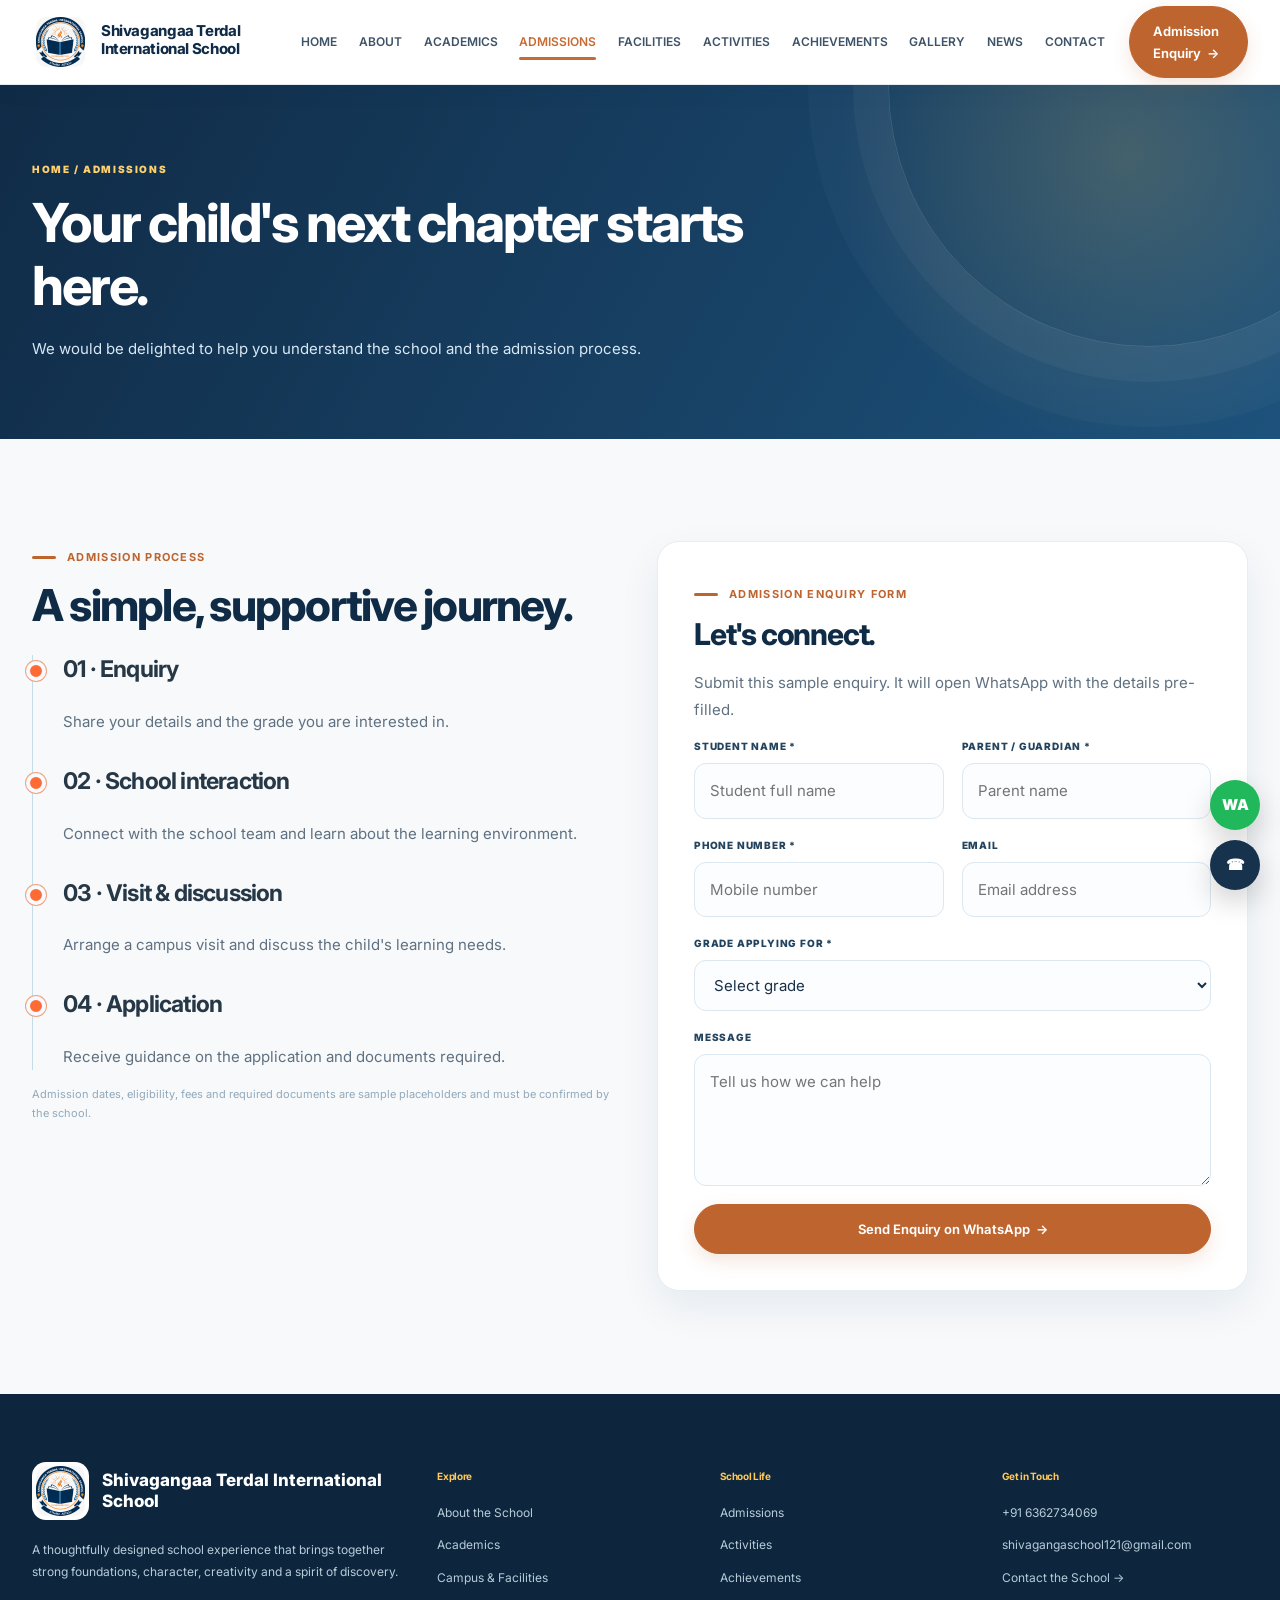
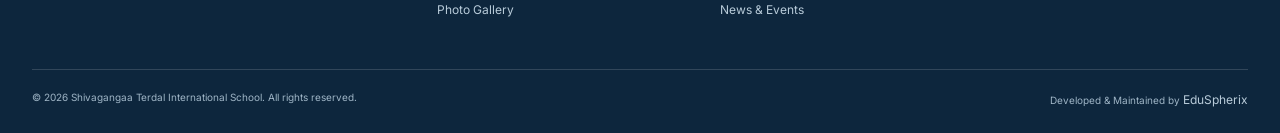
<file: admissions.html>
<!doctype html>
<html lang="en">

<head>
    <meta charset="utf-8">
    <meta name="viewport" content="width=device-width, initial-scale=1">
    <meta name="theme-color" content="#102f55">
    <meta name="description"
        content="Start an admission enquiry with Shivagangaa Terdal International School. Sample form for demonstration.">
    <title>Admissions | Shivagangaa Terdal International School</title>
    <link rel="icon" href="assets/school-logo.png">
    <link rel="stylesheet" href="assets/styles.css">
</head>

<body>
    
    <header class="site-header">
        <div class="container nav-wrap"><a class="brand" href="index.html"><img src="assets/school-logo.png"
                    alt="EduSpherix logo"><span><strong>Shivagangaa Terdal International School</strong><small></small></span></a><button class="menu-toggle" aria-label="Toggle navigation"
                aria-expanded="false">☰</button>
            <nav class="nav-links" aria-label="Main navigation"><a href="index.html">Home</a><a
                    href="about.html">About</a><a href="academics.html">Academics</a><a
                    href="admissions.html">Admissions</a><a href="facilities.html">Facilities</a><a
                    href="activities.html">Activities</a><a href="achievements.html">Achievements</a><a
                    href="gallery.html">Gallery</a><a href="news.html">News</a><a href="contact.html">Contact</a></nav>
            <a class="nav-cta" href="admissions.html">Admission Enquiry&nbsp; →</a>
        </div>
    </header>

    <section class="page-hero">
        <div class="container">
            <div class="breadcrumbs">Home / Admissions</div>
            <h1>Your child's next chapter starts here.</h1>
            <p>We would be delighted to help you understand the school and the admission process.</p>
        </div>
    </section>
    <section class="section">
        <div class="container two-col">
            <div><span class="eyebrow">Admission process</span>
                <h2>A simple, supportive journey.</h2>
                <div class="timeline">
                    <article>
                        <h3>01 · Enquiry</h3>
                        <p class="lead">Share your details and the grade you are interested in.</p>
                    </article>
                    <article>
                        <h3>02 · School interaction</h3>
                        <p class="lead">Connect with the school team and learn about the learning environment.</p>
                    </article>
                    <article>
                        <h3>03 · Visit & discussion</h3>
                        <p class="lead">Arrange a campus visit and discuss the child's learning needs.</p>
                    </article>
                    <article>
                        <h3>04 · Application</h3>
                        <p class="lead">Receive guidance on the application and documents required.</p>
                    </article>
                </div>
                <p class="notice">Admission dates, eligibility, fees and required documents are sample placeholders and
                    must be confirmed by the school.</p>
            </div>
            <div class="form-card"><span class="eyebrow">Admission enquiry form</span>
                <h2 style="font-size:30px">Let's connect.</h2>
                <p class="lead">Submit this sample enquiry. It will open WhatsApp with the details pre-filled.</p>
                <form class="enquiry-form">
                    <div class="form-grid">
                        <div class="field"><label for="name">Student name *</label><input id="name" name="name" required
                                placeholder="Student full name"></div>
                        <div class="field"><label for="parent">Parent / Guardian *</label><input id="parent"
                                name="parent" required placeholder="Parent name"></div>
                        <div class="field"><label for="phone">Phone number *</label><input id="phone" name="phone"
                                required type="tel" placeholder="Mobile number"></div>
                        <div class="field"><label for="email">Email</label><input id="email" name="email" type="email"
                                placeholder="Email address"></div>
                        <div class="field full"><label for="grade">Grade applying for *</label><select id="grade"
                                name="grade" required>
                                <option value="">Select grade</option>
                                <option>Pre-Primary</option>
                                <option>Grade 1–5</option>
                                <option>Grade 6–8</option>
                                <option>Grade 9–10</option>
                                <option>Other / To be discussed</option>
                            </select></div>
                        <div class="field full"><label for="message">Message</label><textarea id="message"
                                name="message" rows="4" placeholder="Tell us how we can help"></textarea></div>
                        <div class="field full"><button class="btn" type="submit">Send Enquiry on WhatsApp&nbsp;
                                →</button></div>
                    </div>
                </form>
            </div>
        </div>
    </section>
    <footer class="site-footer">
        <div class="container">
            <div class="footer-grid">
                <div>
                    <div class="footer-brand"><img src="assets/school-logo.png" alt=""><strong>Shivagangaa Terdal International School</strong></div>
                    <p>A thoughtfully designed school experience that brings together strong foundations, character,
                        creativity and a spirit of discovery.</p>
                    
                </div>
                <div>
                    <h4>Explore</h4>
                    <div class="footer-links"><a href="about.html">About the School</a><a
                            href="academics.html">Academics</a><a href="facilities.html">Campus & Facilities</a><a
                            href="gallery.html">Photo Gallery</a></div>
                </div>
                <div>
                    <h4>School Life</h4>
                    <div class="footer-links"><a href="admissions.html">Admissions</a><a
                            href="activities.html">Activities</a><a href="achievements.html">Achievements</a><a
                            href="news.html">News & Events</a></div>
                </div>
                <div>
                    <h4>Get in Touch</h4>
                    <div class="footer-links"><a href="tel:6362734069">+91 6362734069</a><a
                            href="mailto:shivagangaschool121@gmail.com">shivagangaschool121@gmail.com</a><a href="contact.html">Contact the School →</a></div>
                </div>
            </div>
            <div class="copyright"><span>© <span data-year>2026</span> Shivagangaa Terdal International School. All rights
                    reserved.</span><span>
					        Developed &amp; Maintained by
					        <a href="https://eduspherix.co.in" target="_blank" class="text-decoration-none text-info fw-semibold">
					            EduSpherix
					        </a>
                        </span></div>
        </div>
    </footer><div class="float-actions">

    <!-- WhatsApp Principal -->
    <a class="whatsapp"
       href="https://wa.me/916362734069"
       target="_blank"
       rel="noopener noreferrer"
       aria-label="Chat with Principal on WhatsApp">
        WA
    </a>

    <!-- Call Principal -->
    <a class="call"
       href="tel:+916362734069"
       aria-label="Call Principal">
        ☎
    </a>

</div>
    <script src="assets/script.js"></script>
</body>

</html>
</file>
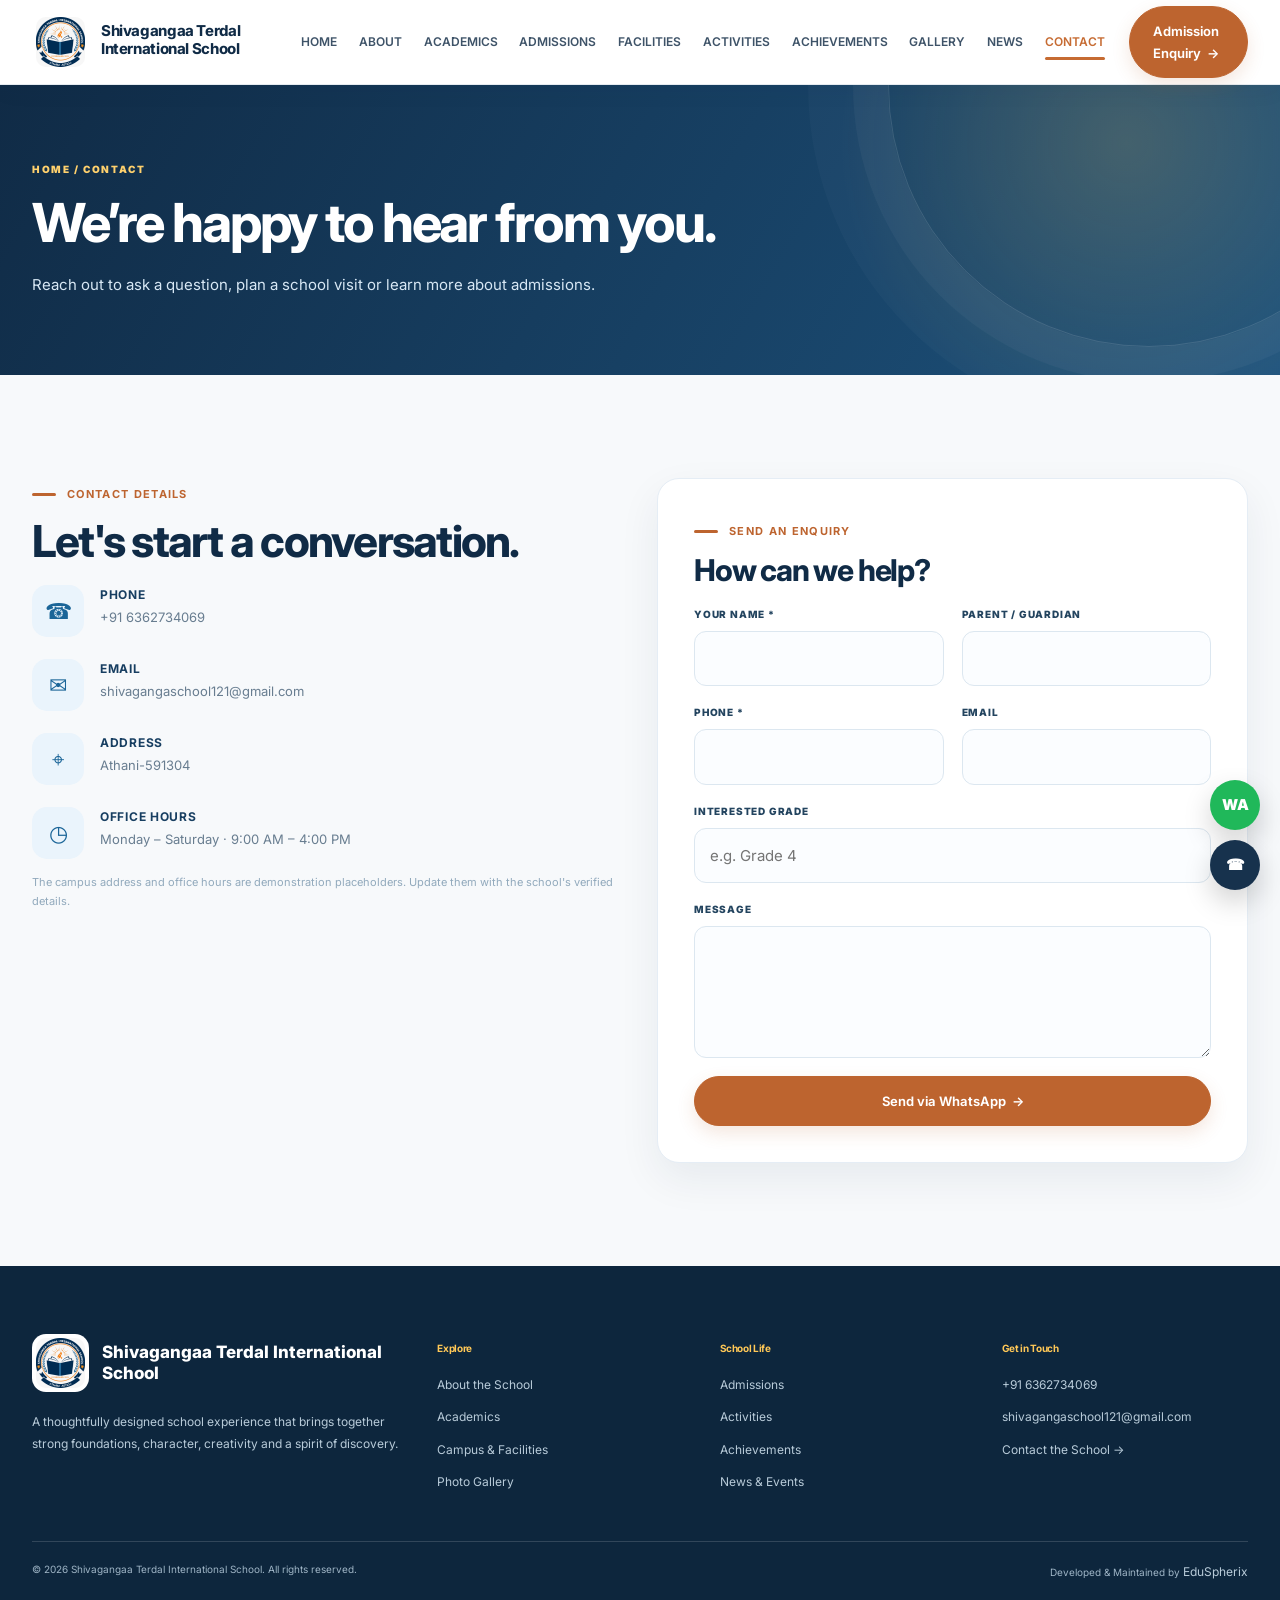
<file: contact.html>
<!doctype html>
<html lang="en">

<head>
    <meta charset="utf-8">
    <meta name="viewport" content="width=device-width, initial-scale=1">
    <meta name="theme-color" content="#102f55">
    <meta name="description"
        content="Contact Shivagangaa Terdal International School by phone, email or admission enquiry form.">
    <title>Contact | Shivagangaa Terdal International School</title>
    <link rel="icon" href="assets/school-logo.png">
    <link rel="stylesheet" href="assets/styles.css">
</head>

<body>
    
    <header class="site-header">
        <div class="container nav-wrap"><a class="brand" href="index.html"><img src="assets/school-logo.png"
                    alt="EduSpherix logo"><span><strong>Shivagangaa Terdal International School</strong><small></small></span></a><button class="menu-toggle" aria-label="Toggle navigation"
                aria-expanded="false">☰</button>
            <nav class="nav-links" aria-label="Main navigation"><a href="index.html">Home</a><a
                    href="about.html">About</a><a href="academics.html">Academics</a><a
                    href="admissions.html">Admissions</a><a href="facilities.html">Facilities</a><a
                    href="activities.html">Activities</a><a href="achievements.html">Achievements</a><a
                    href="gallery.html">Gallery</a><a href="news.html">News</a><a href="contact.html">Contact</a></nav>
            <a class="nav-cta" href="admissions.html">Admission Enquiry&nbsp; →</a>
        </div>
    </header>

    <section class="page-hero">
        <div class="container">
            <div class="breadcrumbs">Home / Contact</div>
            <h1>We’re happy to hear from you.</h1>
            <p>Reach out to ask a question, plan a school visit or learn more about admissions.</p>
        </div>
    </section>
    <section class="section">
        <div class="container two-col">
            <div><span class="eyebrow">Contact details</span>
                <h2>Let's start a conversation.</h2>
                <div class="contact-list">
                    <div class="contact-line">
                        <div class="icon">☎</div>
                        <div><b>Phone</b><span><a href="tel:6362734069">+91 6362734069</a></span></div>
                    </div>
                    <div class="contact-line">
                        <div class="icon">✉</div>
                        <div><b>Email</b><span><a href="mailto:shivagangaschool121@gmail.com">shivagangaschool121@gmail.com</a></span>
                        </div>
                    </div>
                    <div class="contact-line">
                        <div class="icon">⌖</div>
                        <div><b>Address</b><span>Athani-591304</span></div>
                    </div>
                    <div class="contact-line">
                        <div class="icon">◷</div>
                        <div><b>Office hours</b><span>Monday – Saturday · 9:00 AM – 4:00 PM </span></div>
                    </div>
                </div>
                <p class="notice">The campus address and office hours are demonstration placeholders. Update them with
                    the school's verified details.</p>
            </div>
            <div class="form-card"><span class="eyebrow">Send an enquiry</span>
                <h2 style="font-size:30px">How can we help?</h2>
                <form class="enquiry-form">
                    <div class="form-grid">
                        <div class="field"><label for="name">Your name *</label><input id="name" name="name" required>
                        </div>
                        <div class="field"><label for="parent">Parent / Guardian</label><input id="parent"
                                name="parent"></div>
                        <div class="field"><label for="phone">Phone *</label><input id="phone" name="phone" type="tel"
                                required></div>
                        <div class="field"><label for="email">Email</label><input id="email" name="email" type="email">
                        </div>
                        <div class="field full"><label for="grade">Interested grade</label><input id="grade"
                                name="grade" placeholder="e.g. Grade 4"></div>
                        <div class="field full"><label for="message">Message</label><textarea id="message"
                                name="message" rows="4"></textarea></div>
                        <div class="field full"><button class="btn" type="submit">Send via WhatsApp&nbsp; →</button>
                        </div>
                    </div>
                </form>
            </div>
        </div>
    </section>
    <footer class="site-footer">
        <div class="container">
            <div class="footer-grid">
                <div>
                    <div class="footer-brand"><img src="assets/school-logo.png" alt=""><strong>Shivagangaa Terdal International School</strong></div>
                    <p>A thoughtfully designed school experience that brings together strong foundations, character,
                        creativity and a spirit of discovery.</p>
                    
                </div>
                <div>
                    <h4>Explore</h4>
                    <div class="footer-links"><a href="about.html">About the School</a><a
                            href="academics.html">Academics</a><a href="facilities.html">Campus & Facilities</a><a
                            href="gallery.html">Photo Gallery</a></div>
                </div>
                <div>
                    <h4>School Life</h4>
                    <div class="footer-links"><a href="admissions.html">Admissions</a><a
                            href="activities.html">Activities</a><a href="achievements.html">Achievements</a><a
                            href="news.html">News & Events</a></div>
                </div>
                <div>
                    <h4>Get in Touch</h4>
                    <div class="footer-links"><a href="tel:6362734069">+91 6362734069</a><a
                            href="mailto:shivagangaschool121@gmail.com">shivagangaschool121@gmail.com</a><a href="contact.html">Contact the School →</a></div>
                </div>
            </div>
            <div class="copyright"><span>© <span data-year>2026</span> Shivagangaa Terdal International School. All rights
                    reserved.</span><span>
					        Developed &amp; Maintained by
					        <a href="https://eduspherix.co.in" target="_blank" class="text-decoration-none text-info fw-semibold">
					            EduSpherix
					        </a>
                        </span></div>
        </div>
    </footer><div class="float-actions">

    <!-- WhatsApp Principal -->
    <a class="whatsapp"
       href="https://wa.me/916362734069"
       target="_blank"
       rel="noopener noreferrer"
       aria-label="Chat with Principal on WhatsApp">
        WA
    </a>

    <!-- Call Principal -->
    <a class="call"
       href="tel:+916362734069"
       aria-label="Call Principal">
        ☎
    </a>

</div>
    <script src="assets/script.js"></script>
</body>

</html>
</file>
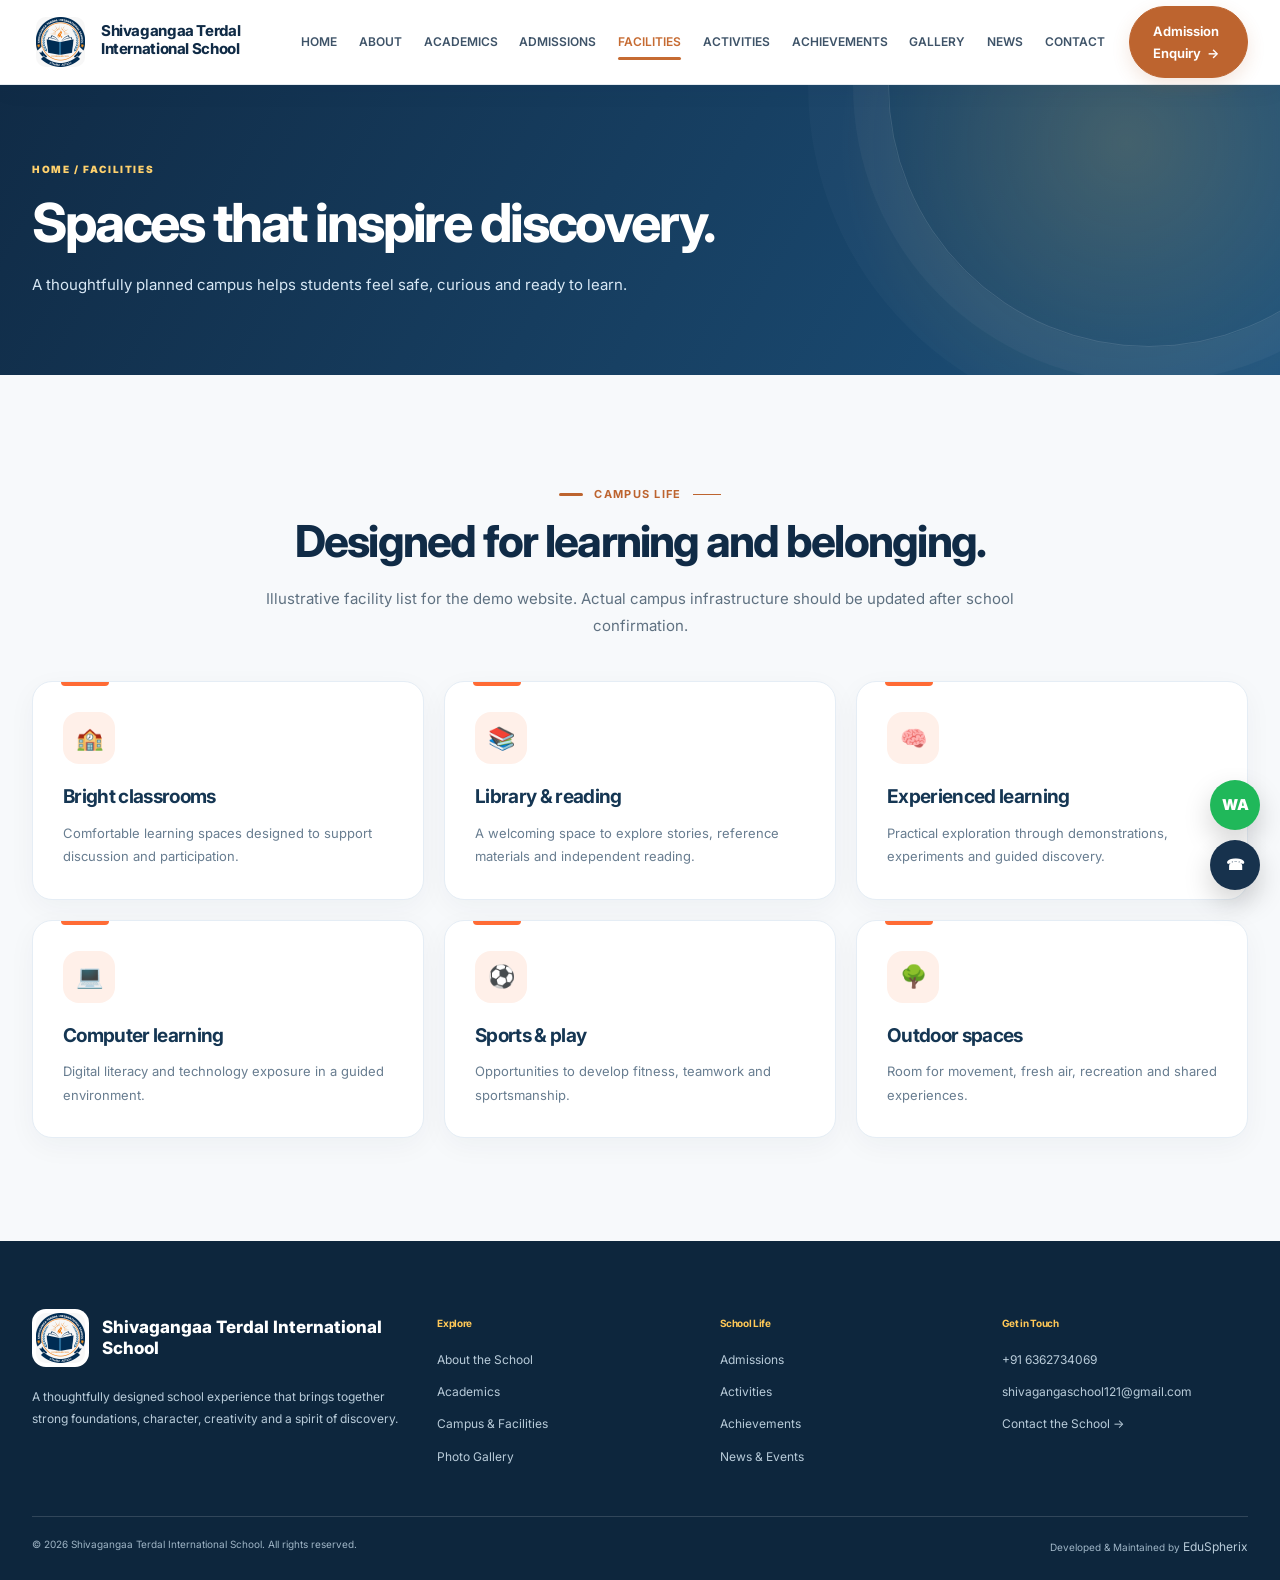
<file: facilities.html>
<!doctype html>
<html lang="en">

<head>
    <meta charset="utf-8">
    <meta name="viewport" content="width=device-width, initial-scale=1">
    <meta name="theme-color" content="#102f55">
    <meta name="description" content="Explore sample campus facilities at Shivagangaa Terdal International School.">
    <title>Facilities | Shivagangaa Terdal International School</title>
    <link rel="icon" href="assets/school-logo.png">
    <link rel="stylesheet" href="assets/styles.css">
</head>

<body>
    
    <header class="site-header">
        <div class="container nav-wrap"><a class="brand" href="index.html"><img src="assets/school-logo.png"
                    alt="EduSpherix logo"><span><strong>Shivagangaa Terdal International School</strong><small></small></span></a><button class="menu-toggle" aria-label="Toggle navigation"
                aria-expanded="false">☰</button>
            <nav class="nav-links" aria-label="Main navigation"><a href="index.html">Home</a><a
                    href="about.html">About</a><a href="academics.html">Academics</a><a
                    href="admissions.html">Admissions</a><a href="facilities.html">Facilities</a><a
                    href="activities.html">Activities</a><a href="achievements.html">Achievements</a><a
                    href="gallery.html">Gallery</a><a href="news.html">News</a><a href="contact.html">Contact</a></nav>
            <a class="nav-cta" href="admissions.html">Admission Enquiry&nbsp; →</a>
        </div>
    </header>

    <section class="page-hero">
        <div class="container">
            <div class="breadcrumbs">Home / Facilities</div>
            <h1>Spaces that inspire discovery.</h1>
            <p>A thoughtfully planned campus helps students feel safe, curious and ready to learn.</p>
        </div>
    </section>
    <section class="section">
        <div class="container">
            <div class="section-head center"><span class="eyebrow">Campus life</span>
                <h2>Designed for learning and belonging.</h2>
                <p>Illustrative facility list for the demo website. Actual campus infrastructure should be updated after
                    school confirmation.</p>
            </div>
            <div class="feature-grid">
                <article class="feature-card">
                    <div class="icon">🏫</div>
                    <h3>Bright classrooms</h3>
                    <p>Comfortable learning spaces designed to support discussion and participation.</p>
                </article>
                <article class="feature-card">
                    <div class="icon">📚</div>
                    <h3>Library & reading</h3>
                    <p>A welcoming space to explore stories, reference materials and independent reading.</p>
                </article>
                <article class="feature-card">
                    <div class="icon">🧠</div>
                    <h3>Experienced learning</h3>
                    <p>Practical exploration through demonstrations, experiments and guided discovery.</p>
                </article>
                <article class="feature-card">
                    <div class="icon">💻</div>
                    <h3>Computer learning</h3>
                    <p>Digital literacy and technology exposure in a guided environment.</p>
                </article>
                <article class="feature-card">
                    <div class="icon">⚽</div>
                    <h3>Sports & play</h3>
                    <p>Opportunities to develop fitness, teamwork and sportsmanship.</p>
                </article>
                <article class="feature-card">
                    <div class="icon">🌳</div>
                    <h3>Outdoor spaces</h3>
                    <p>Room for movement, fresh air, recreation and shared experiences.</p>
                </article>
            </div>
        </div>
    </section>
    <footer class="site-footer">
        <div class="container">
            <div class="footer-grid">
                <div>
                    <div class="footer-brand"><img src="assets/school-logo.png" alt=""><strong>Shivagangaa Terdal International School</strong></div>
                    <p>A thoughtfully designed school experience that brings together strong foundations, character,
                        creativity and a spirit of discovery.</p>
                    
                </div>
                <div>
                    <h4>Explore</h4>
                    <div class="footer-links"><a href="about.html">About the School</a><a
                            href="academics.html">Academics</a><a href="facilities.html">Campus & Facilities</a><a
                            href="gallery.html">Photo Gallery</a></div>
                </div>
                <div>
                    <h4>School Life</h4>
                    <div class="footer-links"><a href="admissions.html">Admissions</a><a
                            href="activities.html">Activities</a><a href="achievements.html">Achievements</a><a
                            href="news.html">News & Events</a></div>
                </div>
                <div>
                    <h4>Get in Touch</h4>
                    <div class="footer-links"><a href="tel:6362734069">+91 6362734069</a><a
                            href="mailto:shivagangaschool121@gmail.com">shivagangaschool121@gmail.com</a><a href="contact.html">Contact the School →</a></div>
                </div>
            </div>
            <div class="copyright"><span>© <span data-year>2026</span> Shivagangaa Terdal International School. All rights
                    reserved.</span><span>
					        Developed &amp; Maintained by
					        <a href="https://eduspherix.co.in" target="_blank" class="text-decoration-none text-info fw-semibold">
					            EduSpherix
					        </a>
                        </span></div>
        </div>
    </footer><div class="float-actions">

    <!-- WhatsApp Principal -->
    <a class="whatsapp"
       href="https://wa.me/916362734069"
       target="_blank"
       rel="noopener noreferrer"
       aria-label="Chat with Principal on WhatsApp">
        WA
    </a>

    <!-- Call Principal -->
    <a class="call"
       href="tel:+916362734069"
       aria-label="Call Principal">
        ☎
    </a>

</div>
    <script src="assets/script.js"></script>
</body>

</html>
</file>
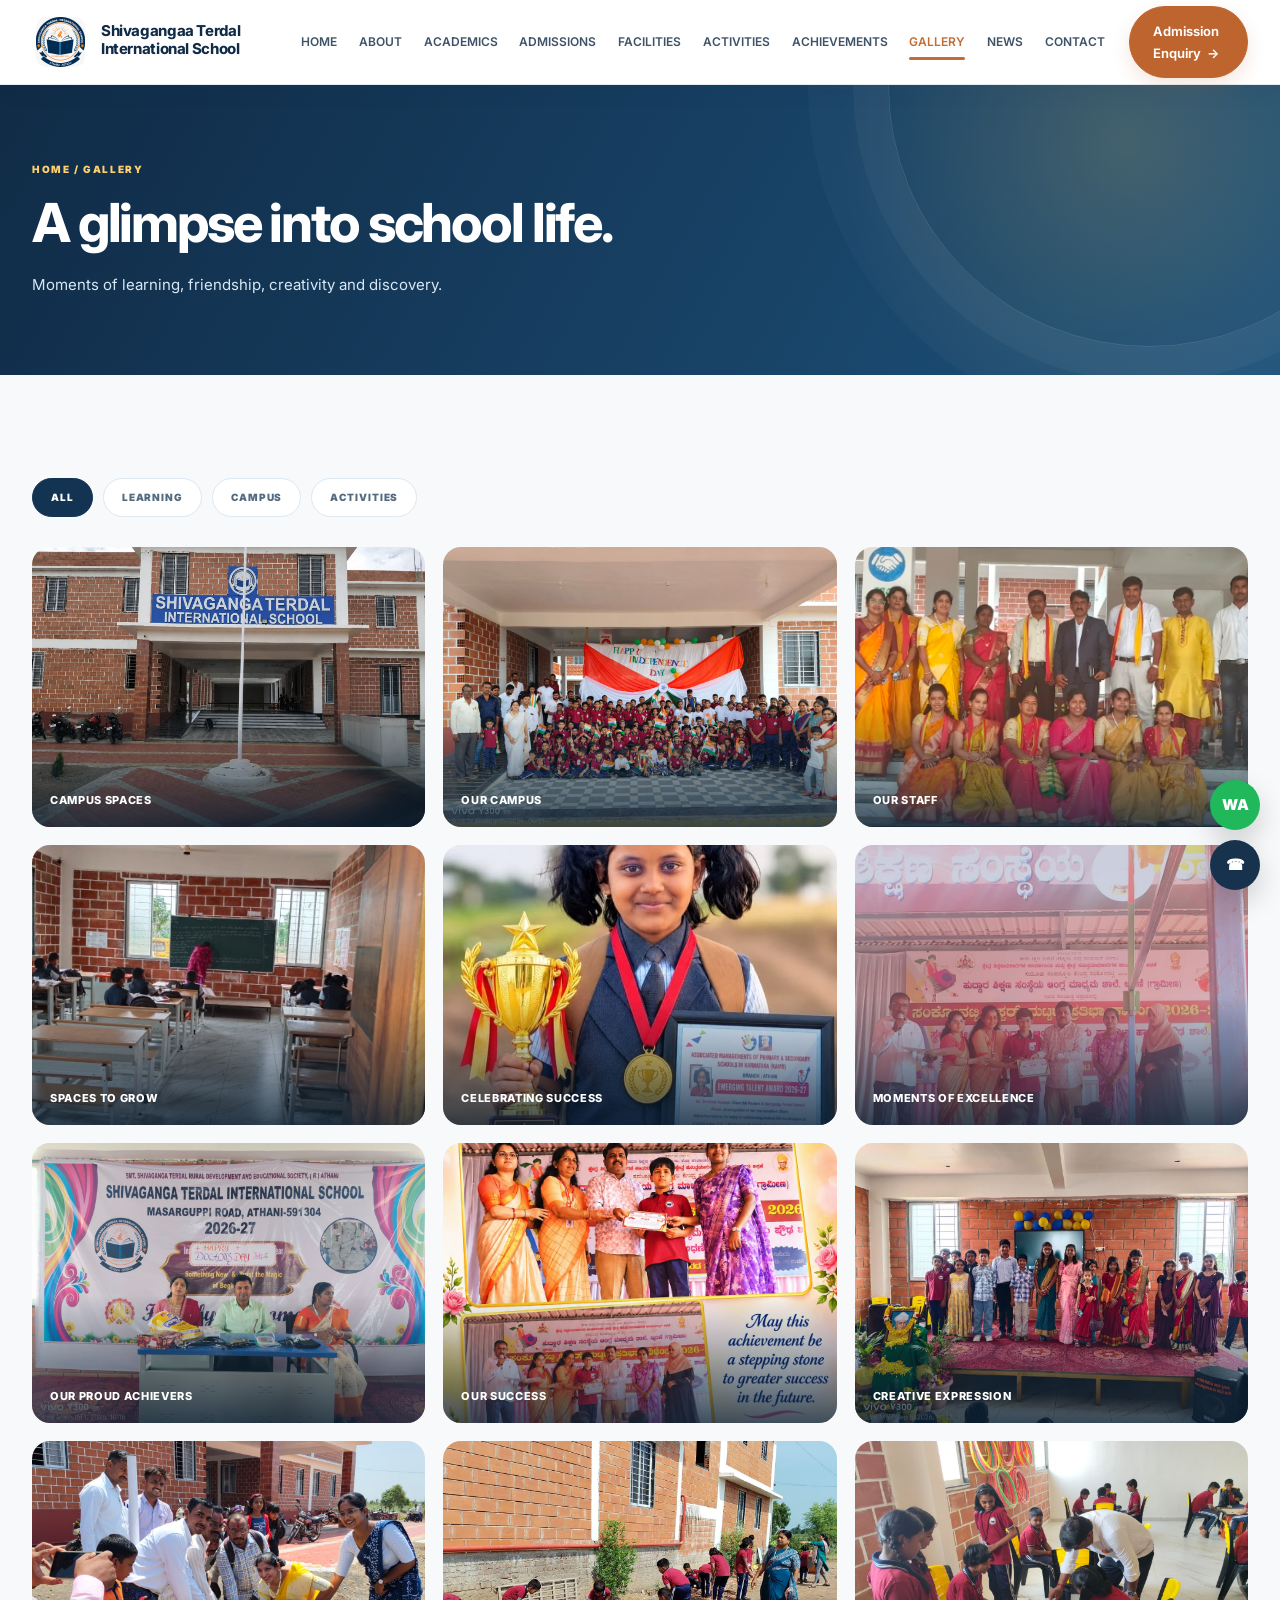
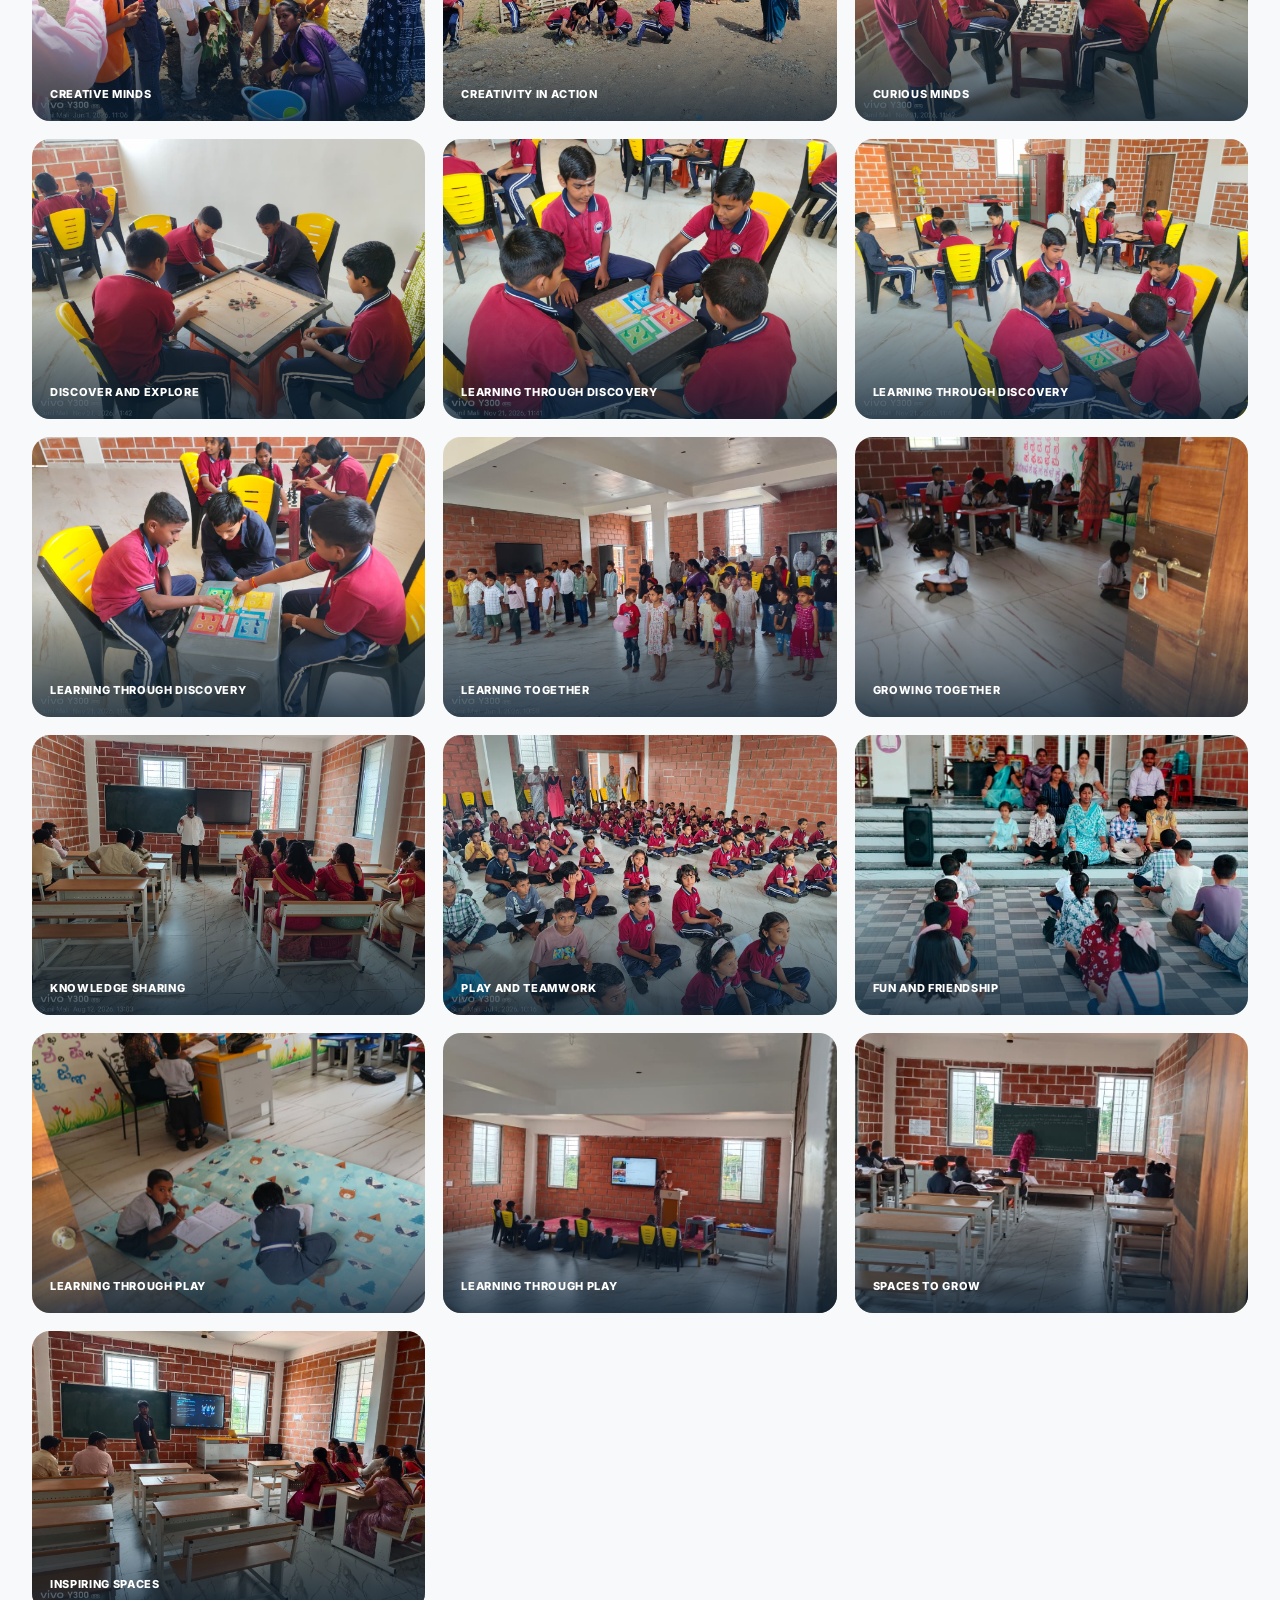
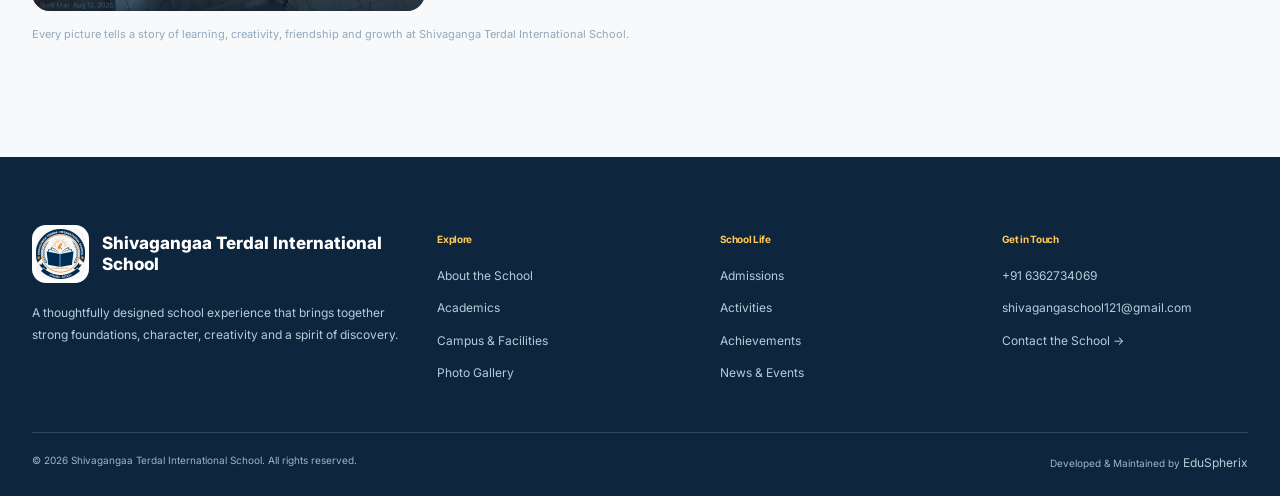
<file: gallery.html>
<!doctype html>
<html lang="en">

<head>
    <meta charset="utf-8">
    <meta name="viewport" content="width=device-width, initial-scale=1">
    <meta name="theme-color" content="#102f55">
    <meta name="description" content="View a sample gallery of school life, classrooms, activities and learning.">
    <title>Gallery | Shivagangaa Terdal International School</title>
    <link rel="icon" href="assets/school-logo.png">
    <link rel="stylesheet" href="assets/styles.css">
</head>

<body>
    
    <header class="site-header">
        <div class="container nav-wrap"><a class="brand" href="index.html"><img src="assets/school-logo.png"
                    alt="EduSpherix logo"><span><strong>Shivagangaa Terdal International School</strong><small></small></span></a><button class="menu-toggle" aria-label="Toggle navigation"
                aria-expanded="false">☰</button>
            <nav class="nav-links" aria-label="Main navigation"><a href="index.html">Home</a><a
                    href="about.html">About</a><a href="academics.html">Academics</a><a
                    href="admissions.html">Admissions</a><a href="facilities.html">Facilities</a><a
                    href="activities.html">Activities</a><a href="achievements.html">Achievements</a><a
                    href="gallery.html">Gallery</a><a href="news.html">News</a><a href="contact.html">Contact</a></nav>
            <a class="nav-cta" href="admissions.html">Admission Enquiry&nbsp; →</a>
        </div>
    </header>

    <section class="page-hero">
        <div class="container">
            <div class="breadcrumbs">Home / Gallery</div>
            <h1>A glimpse into school life.</h1>
            <p>Moments of learning, friendship, creativity and discovery.</p>
        </div>
    </section>
    <section class="section">
    <div class="container">

        <!-- Gallery Filters -->
        <div class="filters">
            <button class="filter-btn active" data-filter="all">All</button>
            <button class="filter-btn" data-filter="learning">Learning</button>
            <button class="filter-btn" data-filter="campus">Campus</button>
            <button class="filter-btn" data-filter="activities">Activities</button>
        </div>

        <div class="gallery-grid">

            <!-- CAMPUS - 3 Images -->
            <div class="gallery-item" data-category="campus">
                <img src="assets/campus1.jpeg" alt="School campus">
                <span>Campus spaces</span>
            </div>
            <div class="gallery-item" data-category="campus">
                <img src="assets/children-learn.jpeg" alt="School campus">
                <span>Our campus</span>
            </div>
            <div class="gallery-item" data-category="campus">
                <img src="assets/campus-2.jpeg" alt="School campus">
                <span>Our Staff</span>
            </div>

            <div class="gallery-item" data-category="campus">
                <img src="assets/spaces-to-grow-1.jpeg" alt="School campus">
                <span>Spaces to grow</span>
            </div>


            <!-- ACHIEVEMENTS - 3 Images -->
<div class="gallery-item" data-category="activities">
    <img src="assets/achivement-1.jpeg" alt="Students receiving awards">
    <span>Celebrating success</span>
</div>

<div class="gallery-item" data-category="activities">
    <img src="assets/achivement-2.jpeg" alt="Student achievements and awards">
    <span>Moments of excellence</span>
</div>

<div class="gallery-item" data-category="activities">
    <img src="assets/achivement-3.jpeg" alt="Students celebrating achievements">
    <span>Our proud achievers</span>
</div>
<div class="gallery-item" data-category="activities">
    <img src="assets/achivement-4.jpeg" alt="Students celebrating achievements">
    <span>Our success</span>
</div>
            <!-- CREATIVE EXPRESSION - 3 Images -->
            <div class="gallery-item" data-category="activities">
                <img src="assets/creative-expression-1.jpeg" alt="Creative student activities">
                <span>Creative expression</span>
            </div>

            <div class="gallery-item" data-category="activities">
                <img src="assets/creative-expression-2.jpeg" alt="Students expressing creativity">
                <span>Creative minds</span>
            </div>

            <div class="gallery-item" data-category="activities">
                <img src="assets/creative-expression-3.jpeg" alt="Student artwork and activities">
                <span>Creativity in action</span>
            </div>


            <!-- CURIOUS MINDS - 3 Images -->
            <div class="gallery-item" data-category="learning">
                <img src="assets/curious-minds-1.jpeg" alt="Curious students learning">
                <span>Curious minds</span>
            </div>

            <div class="gallery-item" data-category="learning">
                <img src="assets/curious-minds-2.jpeg" alt="Students exploring ideas">
                <span>Discover and explore</span>
            </div>

            <div class="gallery-item" data-category="learning">
                <img src="assets/curious-minds-3.jpeg" alt="Students engaged in activities">
                <span>Learning through discovery</span>
            </div>

             <div class="gallery-item" data-category="learning">
                <img src="assets/curious-minds-4.jpeg" alt="Students engaged in activities">
                <span>Learning through discovery</span>
            </div>

             <div class="gallery-item" data-category="learning">
                <img src="assets/curious-minds-5.jpeg" alt="Students engaged in activities">
                <span>Learning through discovery</span>
            </div>


            <!-- LEARNING TOGETHER - 3 Images -->
            <div class="gallery-item" data-category="learning">
                <img src="assets/learning-together-1.jpeg" alt="Students learning together">
                <span>Learning together</span>
            </div>

            <div class="gallery-item" data-category="learning">
                <img src="assets/learning-together-2.jpeg" alt="Classroom learning">
                <span>Growing together</span>
            </div>

            <div class="gallery-item" data-category="learning">
                <img src="assets/learning-together-3.jpeg" alt="Collaborative student learning">
                <span>Knowledge sharing</span>
            </div>


            <!-- PLAY AND WORK - 3 Images -->
            <div class="gallery-item" data-category="activities">
                <img src="assets/play-and-work-1.jpeg" alt="Students playing together">
                <span>Play and teamwork</span>
            </div>

            <div class="gallery-item" data-category="activities">
                <img src="assets/play-and-work-2.jpeg" alt="Students enjoying outdoor activities">
                <span>Fun and friendship</span>
            </div>

            <div class="gallery-item" data-category="activities">
                <img src="assets/play-and-work-3.jpeg" alt="Students participating in games">
                <span>Learning through play</span>
            </div>

            <div class="gallery-item" data-category="activities">
                <img src="assets/play-and-work-4.jpeg" alt="Students participating in games">
                <span>Learning through play</span>
            </div>


            <!-- SPACES TO GROW - 3 Images -->
            <div class="gallery-item" data-category="campus">
                <img src="assets/spaces-to-grow-1.jpeg" alt="School learning spaces">
                <span>Spaces to grow</span>
            </div>

            <div class="gallery-item" data-category="campus">
                <img src="assets/spaces-to-grow-2.jpeg" alt="School facilities">
                <span>Inspiring spaces</span>
            </div>

           

        </div>

        <p class="notice">
            Every picture tells a story of learning, creativity, friendship
            and growth at Shivaganga Terdal International School.
        </p>

    </div>
</section>
    <footer class="site-footer">
        <div class="container">
            <div class="footer-grid">
                <div>
                    <div class="footer-brand"><img src="assets/school-logo.png" alt=""><strong>Shivagangaa Terdal International School</strong></div>
                    <p>A thoughtfully designed school experience that brings together strong foundations, character,
                        creativity and a spirit of discovery.</p>
                    
                </div>
                <div>
                    <h4>Explore</h4>
                    <div class="footer-links"><a href="about.html">About the School</a><a
                            href="academics.html">Academics</a><a href="facilities.html">Campus & Facilities</a><a
                            href="gallery.html">Photo Gallery</a></div>
                </div>
                <div>
                    <h4>School Life</h4>
                    <div class="footer-links"><a href="admissions.html">Admissions</a><a
                            href="activities.html">Activities</a><a href="achievements.html">Achievements</a><a
                            href="news.html">News & Events</a></div>
                </div>
                <div>
                    <h4>Get in Touch</h4>
                    <div class="footer-links"><a href="tel:6362734069">+91 6362734069</a><a
                            href="mailto:shivagangaschool121@gmail.com">shivagangaschool121@gmail.com</a><a href="contact.html">Contact the School →</a></div>
                </div>
            </div>
            <div class="copyright"><span>© <span data-year>2026</span> Shivagangaa Terdal International School. All rights
                    reserved.</span><span>
					        Developed &amp; Maintained by
					        <a href="https://eduspherix.co.in" target="_blank" class="text-decoration-none text-info fw-semibold">
					            EduSpherix
					        </a>
                        </span></div>
        </div>
    </footer><div class="float-actions">

    <!-- WhatsApp Principal -->
    <a class="whatsapp"
       href="https://wa.me/916362734069"
       target="_blank"
       rel="noopener noreferrer"
       aria-label="Chat with Principal on WhatsApp">
        WA
    </a>

    <!-- Call Principal -->
    <a class="call"
       href="tel:+916362734069"
       aria-label="Call Principal">
        ☎
    </a>

</div>
    <script src="assets/script.js"></script>
</body>

</html>
</file>
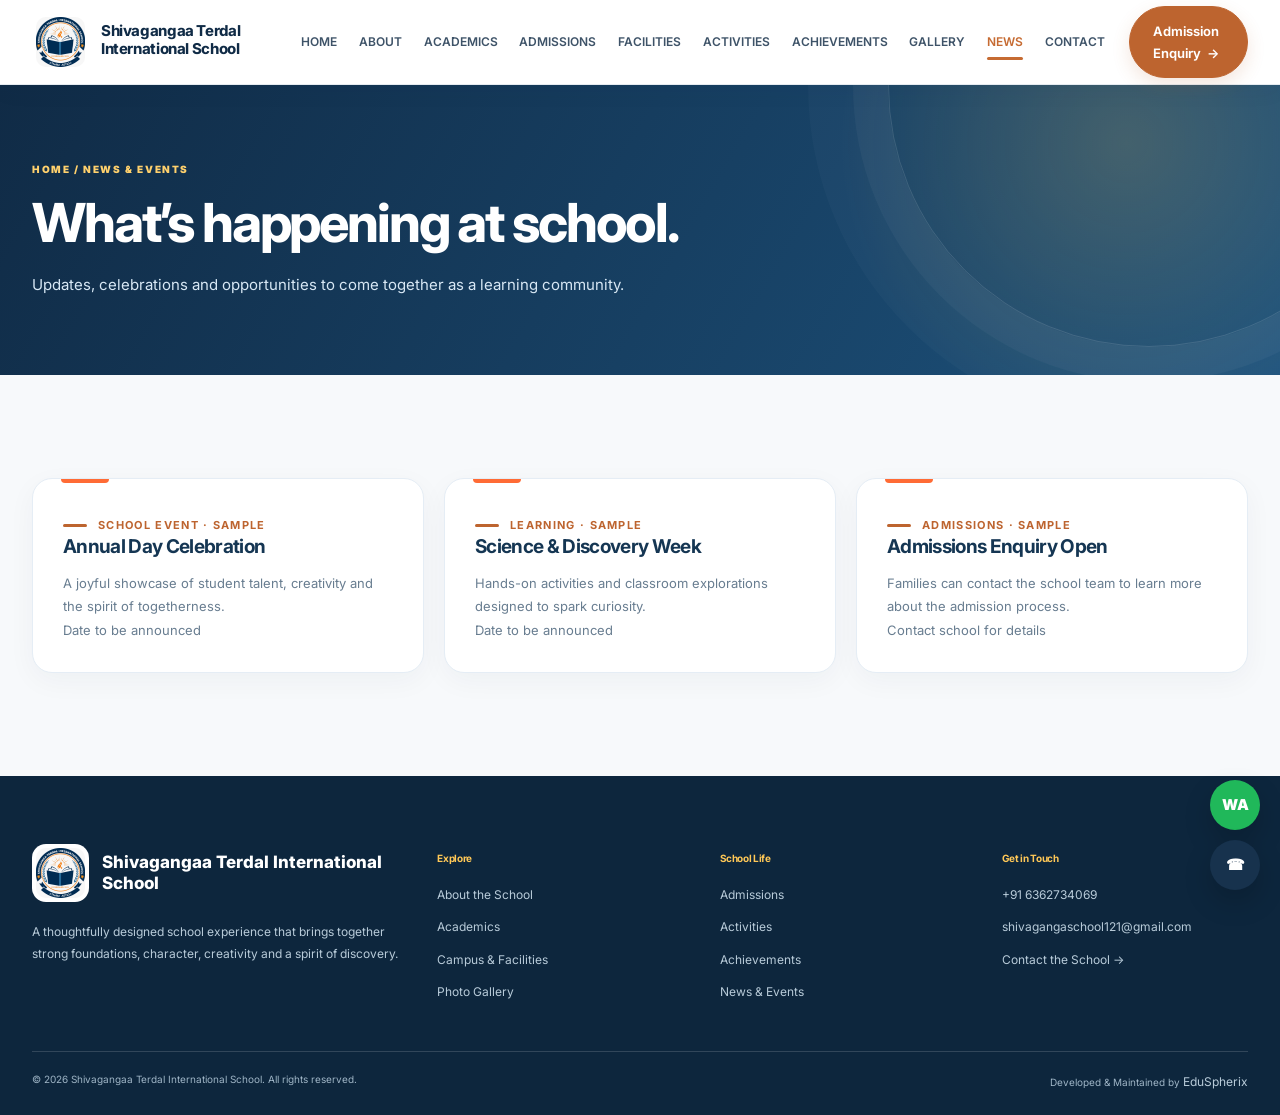
<file: news.html>
<!doctype html>
<html lang="en">

<head>
    <meta charset="utf-8">
    <meta name="viewport" content="width=device-width, initial-scale=1">
    <meta name="theme-color" content="#102f55">
    <meta name="description"
        content="Read sample school announcements and upcoming events for Shivagangaa Terdal International School.">
    <title>News & Events | Shivagangaa Terdal International School</title>
    <link rel="icon" href="assets/school-logo.png">
    <link rel="stylesheet" href="assets/styles.css">
</head>

<body>
    
    <header class="site-header">
        <div class="container nav-wrap"><a class="brand" href="index.html"><img src="assets/school-logo.png"
                    alt="EduSpherix logo"><span><strong>Shivagangaa Terdal International School</strong><small></small></span></a><button class="menu-toggle" aria-label="Toggle navigation"
                aria-expanded="false">☰</button>
            <nav class="nav-links" aria-label="Main navigation"><a href="index.html">Home</a><a
                    href="about.html">About</a><a href="academics.html">Academics</a><a
                    href="admissions.html">Admissions</a><a href="facilities.html">Facilities</a><a
                    href="activities.html">Activities</a><a href="achievements.html">Achievements</a><a
                    href="gallery.html">Gallery</a><a href="news.html">News</a><a href="contact.html">Contact</a></nav>
            <a class="nav-cta" href="admissions.html">Admission Enquiry&nbsp; →</a>
        </div>
    </header>

    <section class="page-hero">
        <div class="container">
            <div class="breadcrumbs">Home / News & Events</div>
            <h1>What’s happening at school.</h1>
            <p>Updates, celebrations and opportunities to come together as a learning community.</p>
        </div>
    </section>
    <section class="section">
        <div class="container">
            <div class="feature-grid">
                <article class="news-card"><span class="eyebrow">School event · Sample</span>
                    <h3>Annual Day Celebration</h3>
                    <p>A joyful showcase of student talent, creativity and the spirit of togetherness.</p>
                    <p class="notice">Date to be announced</p>
                </article>
                <article class="news-card"><span class="eyebrow">Learning · Sample</span>
                    <h3>Science & Discovery Week</h3>
                    <p>Hands-on activities and classroom explorations designed to spark curiosity.</p>
                    <p class="notice">Date to be announced</p>
                </article>
                <article class="news-card"><span class="eyebrow">Admissions · Sample</span>
                    <h3>Admissions Enquiry Open</h3>
                    <p>Families can contact the school team to learn more about the admission process.</p>
                    <p class="notice">Contact school for details</p>
                </article>
            </div>
        </div>
    </section>
    <footer class="site-footer">
        <div class="container">
            <div class="footer-grid">
                <div>
                    <div class="footer-brand"><img src="assets/school-logo.png" alt=""><strong>Shivagangaa Terdal International School</strong></div>
                    <p>A thoughtfully designed school experience that brings together strong foundations, character,
                        creativity and a spirit of discovery.</p>
                    
                </div>
                <div>
                    <h4>Explore</h4>
                    <div class="footer-links"><a href="about.html">About the School</a><a
                            href="academics.html">Academics</a><a href="facilities.html">Campus & Facilities</a><a
                            href="gallery.html">Photo Gallery</a></div>
                </div>
                <div>
                    <h4>School Life</h4>
                    <div class="footer-links"><a href="admissions.html">Admissions</a><a
                            href="activities.html">Activities</a><a href="achievements.html">Achievements</a><a
                            href="news.html">News & Events</a></div>
                </div>
                <div>
                    <h4>Get in Touch</h4>
                    <div class="footer-links"><a href="tel:6362734069">+91 6362734069</a><a
                            href="mailto:shivagangaschool121@gmail.com">shivagangaschool121@gmail.com</a><a href="contact.html">Contact the School →</a></div>
                </div>
            </div>
            <div class="copyright"><span>© <span data-year>2026</span> Shivagangaa Terdal International School. All rights
                    reserved.</span><span>
					        Developed &amp; Maintained by
					        <a href="https://eduspherix.co.in" target="_blank" class="text-decoration-none text-info fw-semibold">
					            EduSpherix
					        </a>
                        </span></div>
        </div>
    </footer><div class="float-actions">

    <!-- WhatsApp Principal -->
    <a class="whatsapp"
       href="https://wa.me/916362734069"
       target="_blank"
       rel="noopener noreferrer"
       aria-label="Chat with Principal on WhatsApp">
        WA
    </a>

    <!-- Call Principal -->
    <a class="call"
       href="tel:+916362734069"
       aria-label="Call Principal">
        ☎
    </a>

</div>
    <script src="assets/script.js"></script>
</body>

</html>
</file>
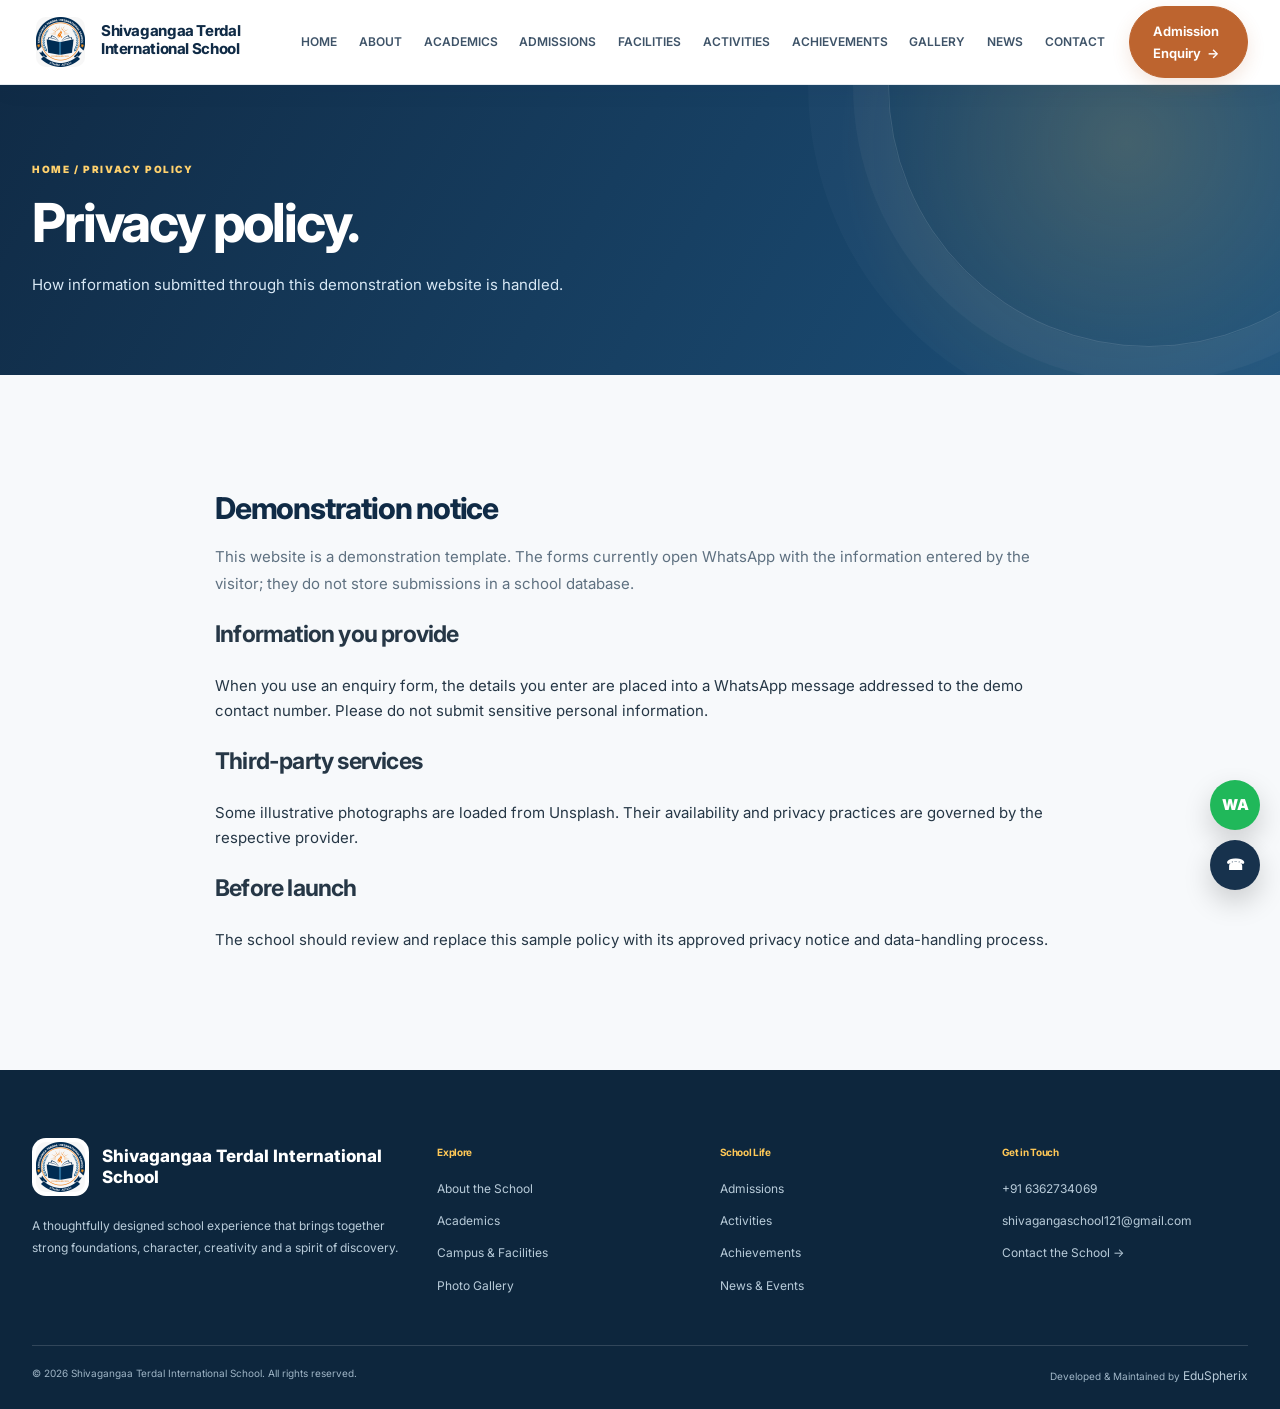
<file: privacy-policy.html>
<!doctype html>
<html lang="en">

<head>
    <meta charset="utf-8">
    <meta name="viewport" content="width=device-width, initial-scale=1">
    <meta name="theme-color" content="#102f55">
    <meta name="description" content="Sample privacy policy for the Shivagangaa Terdal International School demo website.">
    <title>Privacy Policy | Shivagangaa Terdal International School</title>
    <link rel="icon" href="assets/school-logo.png">
    <link rel="stylesheet" href="assets/styles.css">
</head>

<body>
    
    <header class="site-header">
        <div class="container nav-wrap"><a class="brand" href="index.html"><img src="assets/school-logo.png"
                    alt="EduSpherix logo"><span><strong>Shivagangaa Terdal International School</strong><small></small></span></a><button class="menu-toggle" aria-label="Toggle navigation"
                aria-expanded="false">☰</button>
            <nav class="nav-links" aria-label="Main navigation"><a href="index.html">Home</a><a
                    href="about.html">About</a><a href="academics.html">Academics</a><a
                    href="admissions.html">Admissions</a><a href="facilities.html">Facilities</a><a
                    href="activities.html">Activities</a><a href="achievements.html">Achievements</a><a
                    href="gallery.html">Gallery</a><a href="news.html">News</a><a href="contact.html">Contact</a></nav>
            <a class="nav-cta" href="admissions.html">Admission Enquiry&nbsp; →</a>
        </div>
    </header>

    <section class="page-hero">
        <div class="container">
            <div class="breadcrumbs">Home / Privacy Policy</div>
            <h1>Privacy policy.</h1>
            <p>How information submitted through this demonstration website is handled.</p>
        </div>
    </section>
    <section class="section">
        <div class="container" style="max-width:850px">
            <h2 style="font-size:30px">Demonstration notice</h2>
            <p class="lead">This website is a demonstration template. The forms currently open WhatsApp with the
                information entered by the visitor; they do not store submissions in a school database.</p>
            <h3>Information you provide</h3>
            <p>When you use an enquiry form, the details you enter are placed into a WhatsApp message addressed to the
                demo contact number. Please do not submit sensitive personal information.</p>
            <h3>Third-party services</h3>
            <p>Some illustrative photographs are loaded from Unsplash. Their availability and privacy practices are
                governed by the respective provider.</p>
            <h3>Before launch</h3>
            <p>The school should review and replace this sample policy with its approved privacy notice and
                data-handling process.</p>
        </div>
    </section>
    <footer class="site-footer">
        <div class="container">
            <div class="footer-grid">
                <div>
                    <div class="footer-brand"><img src="assets/school-logo.png" alt=""><strong>Shivagangaa Terdal International School</strong></div>
                    <p>A thoughtfully designed school experience that brings together strong foundations, character,
                        creativity and a spirit of discovery.</p>
                    
                </div>
                <div>
                    <h4>Explore</h4>
                    <div class="footer-links"><a href="about.html">About the School</a><a
                            href="academics.html">Academics</a><a href="facilities.html">Campus & Facilities</a><a
                            href="gallery.html">Photo Gallery</a></div>
                </div>
                <div>
                    <h4>School Life</h4>
                    <div class="footer-links"><a href="admissions.html">Admissions</a><a
                            href="activities.html">Activities</a><a href="achievements.html">Achievements</a><a
                            href="news.html">News & Events</a></div>
                </div>
                <div>
                    <h4>Get in Touch</h4>
                    <div class="footer-links"><a href="tel:6362734069">+91 6362734069</a><a
                            href="mailto:shivagangaschool121@gmail.com">shivagangaschool121@gmail.com</a><a href="contact.html">Contact the School →</a></div>
                </div>
            </div>
            <div class="copyright"><span>© <span data-year>2026</span> Shivagangaa Terdal International School. All rights
                    reserved.</span><span>
					        Developed &amp; Maintained by
					        <a href="https://eduspherix.co.in" target="_blank" class="text-decoration-none text-info fw-semibold">
					            EduSpherix
					        </a>
                        </span></div>
        </div>
    </footer><div class="float-actions">

    <!-- WhatsApp Principal -->
    <a class="whatsapp"
       href="https://wa.me/916362734069"
       target="_blank"
       rel="noopener noreferrer"
       aria-label="Chat with Principal on WhatsApp">
        WA
    </a>

    <!-- Call Principal -->
    <a class="call"
       href="tel:+916362734069"
       aria-label="Call Principal">
        ☎
    </a>

</div>
    <script src="assets/script.js"></script>
</body>

</html>
</file>
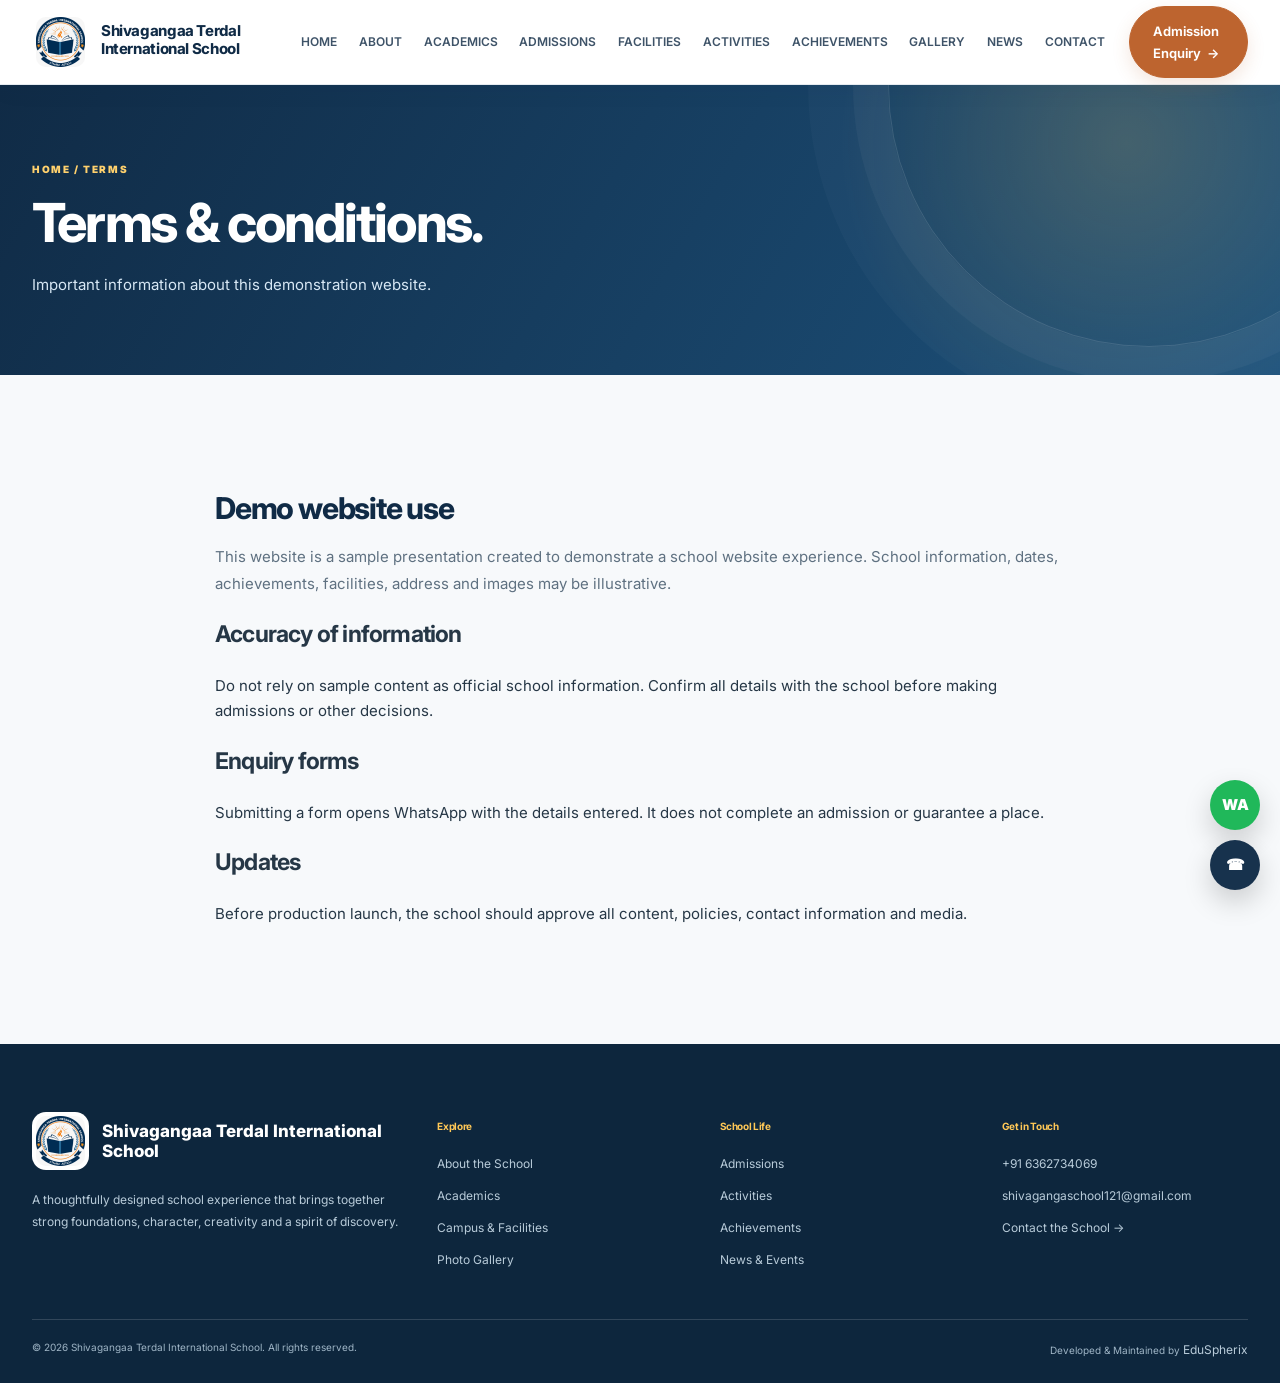
<file: terms.html>
<!doctype html>
<html lang="en">

<head>
    <meta charset="utf-8">
    <meta name="viewport" content="width=device-width, initial-scale=1">
    <meta name="theme-color" content="#102f55">
    <meta name="description"
        content="Sample terms and conditions for the Shivagangaa Terdal International School demo website.">
    <title>Terms & Conditions | Shivagangaa Terdal International School</title>
    <link rel="icon" href="assets/school-logo.png">
    <link rel="stylesheet" href="assets/styles.css">
</head>

<body>
    
    <header class="site-header">
        <div class="container nav-wrap"><a class="brand" href="index.html"><img src="assets/school-logo.png"
                    alt="EduSpherix logo"><span><strong>Shivagangaa Terdal International School</strong><small></small></span></a><button class="menu-toggle" aria-label="Toggle navigation"
                aria-expanded="false">☰</button>
            <nav class="nav-links" aria-label="Main navigation"><a href="index.html">Home</a><a
                    href="about.html">About</a><a href="academics.html">Academics</a><a
                    href="admissions.html">Admissions</a><a href="facilities.html">Facilities</a><a
                    href="activities.html">Activities</a><a href="achievements.html">Achievements</a><a
                    href="gallery.html">Gallery</a><a href="news.html">News</a><a href="contact.html">Contact</a></nav>
            <a class="nav-cta" href="admissions.html">Admission Enquiry&nbsp; →</a>
        </div>
    </header>

    <section class="page-hero">
        <div class="container">
            <div class="breadcrumbs">Home / Terms</div>
            <h1>Terms & conditions.</h1>
            <p>Important information about this demonstration website.</p>
        </div>
    </section>
    <section class="section">
        <div class="container" style="max-width:850px">
            <h2 style="font-size:30px">Demo website use</h2>
            <p class="lead">This website is a sample presentation created to demonstrate a school website experience.
                School information, dates, achievements, facilities, address and images may be illustrative.</p>
            <h3>Accuracy of information</h3>
            <p>Do not rely on sample content as official school information. Confirm all details with the school before
                making admissions or other decisions.</p>
            <h3>Enquiry forms</h3>
            <p>Submitting a form opens WhatsApp with the details entered. It does not complete an admission or guarantee
                a place.</p>
            <h3>Updates</h3>
            <p>Before production launch, the school should approve all content, policies, contact information and media.
            </p>
        </div>
    </section>
    <footer class="site-footer">
        <div class="container">
            <div class="footer-grid">
                <div>
                    <div class="footer-brand"><img src="assets/school-logo.png" alt=""><strong>Shivagangaa Terdal International School</strong></div>
                    <p>A thoughtfully designed school experience that brings together strong foundations, character,
                        creativity and a spirit of discovery.</p>
                    
                </div>
                <div>
                    <h4>Explore</h4>
                    <div class="footer-links"><a href="about.html">About the School</a><a
                            href="academics.html">Academics</a><a href="facilities.html">Campus & Facilities</a><a
                            href="gallery.html">Photo Gallery</a></div>
                </div>
                <div>
                    <h4>School Life</h4>
                    <div class="footer-links"><a href="admissions.html">Admissions</a><a
                            href="activities.html">Activities</a><a href="achievements.html">Achievements</a><a
                            href="news.html">News & Events</a></div>
                </div>
                <div>
                    <h4>Get in Touch</h4>
                    <div class="footer-links"><a href="tel:6362734069">+91 6362734069</a><a
                            href="mailto:shivagangaschool121@gmail.com">shivagangaschool121@gmail.com</a><a href="contact.html">Contact the School →</a></div>
                </div>
            </div>
            <div class="copyright"><span>© <span data-year>2026</span> Shivagangaa Terdal International School. All rights
                    reserved.</span><span>
					        Developed &amp; Maintained by
					        <a href="https://eduspherix.co.in" target="_blank" class="text-decoration-none text-info fw-semibold">
					            EduSpherix
					        </a>
                        </span></div>
        </div>
    </footer><div class="float-actions">

    <!-- WhatsApp Principal -->
    <a class="whatsapp"
       href="https://wa.me/916362734069"
       target="_blank"
       rel="noopener noreferrer"
       aria-label="Chat with Principal on WhatsApp">
        WA
    </a>

    <!-- Call Principal -->
    <a class="call"
       href="tel:+916362734069"
       aria-label="Call Principal">
        ☎
    </a>

</div>
    <script src="assets/script.js"></script>
</body>

</html>
</file>
<file: assets/styles.css>
/* Professional typography: Inter is a neutral, highly legible UI typeface. */
@import url('https://fonts.googleapis.com/css2?family=Inter:wght@400;500;600;700;800&display=swap');

/* =========================================================

   SHIVAGANGA TERDAL INTERNATIONAL SCHOOL

   Complete visual redesign — Editorial / Modern Academy

   Replaces the previous theme rather than layering over it.

   Existing HTML class names and interactions are preserved.

   ========================================================= */



/* ---------- Design tokens ---------- */

:root {

    --navy: #202a35;

    --navy2: #344454;

    --orange: #b65b43;

    --gold: #d8a66b;

    --ink: #25313b;

    --muted: #68737c;

    --paper: #f7f5f0;

    --line: #e5e0d7;

    --white: #ffffff;

    --shadow: 0 22px 60px rgba(32, 42, 53, .09);

    --radius: 8px;

    --surface: #fffefa;

    --surface-soft: #efede6;

    --accent-soft: #f5e9e2;

    --display-font: "Inter", "Segoe UI", Arial, sans-serif;

    --body-font: Inter, "Segoe UI", Arial, sans-serif;

}



* {

    box-sizing: border-box;

}



html {

    scroll-behavior: smooth;

    scroll-padding-top: 100px;

}



body {

    margin: 0;

    color: var(--ink);

    font-family: var(--body-font);

    background: var(--paper);

    line-height: 1.7;

    font-size: 15px;

    -webkit-font-smoothing: antialiased;

    text-rendering: optimizeLegibility;

}



::selection {

    color: #fff;

    background: var(--orange);

}



a {

    color: inherit;

    text-decoration: none;

}



img {

    max-width: 100%;

    display: block;

}



button,

input,

select,

textarea {

    font: inherit;

}



button,

a,

input,

select,

textarea,

summary {

    -webkit-tap-highlight-color: transparent;

}



a:focus-visible,

button:focus-visible,

input:focus-visible,

select:focus-visible,

textarea:focus-visible,

summary:focus-visible {

    outline: 3px solid rgba(182, 91, 67, .4);

    outline-offset: 3px;

}



.container {

    width: min(1200px, calc(100% - 56px));

    margin: 0 auto;

}



/* ---------- Top information strip ---------- */

.topbar {

    background: #202a35;

    color: #e8e5df;

    font-size: 11px;

    letter-spacing: .045em;

}



.topbar .container {

    display: flex;

    justify-content: space-between;

    align-items: center;

    gap: 15px;

    padding: 9px 0;

}



.topbar a {

    color: #fff;

    transition: color .2s ease;

}



.topbar a:hover {

    color: #e4b98e;

}



/* ---------- Header and navigation ---------- */

.site-header {

    position: sticky;

    top: 0;

    z-index: 20;

    background: rgba(247, 245, 240, .96);

    backdrop-filter: blur(16px);

    border-bottom: 1px solid rgba(32, 42, 53, .10);

}



.nav-wrap {

    min-height: 94px;

    display: flex;

    align-items: center;

    justify-content: space-between;

    gap: 30px;

}



.brand {

    display: flex;

    align-items: center;

    gap: 14px;

    min-width: 260px;

}



.brand img {

    width: 64px;

    height: 64px;

    object-fit: contain;

}



.brand strong {

    display: block;

    color: var(--navy);

    font-family: var(--display-font);

    font-size: 18px;

    line-height: 1.12;

    font-weight: 600;

    letter-spacing: -.025em;

}



.brand small {

    display: block;

    color: var(--orange);

    font-size: 9px;

    font-weight: 800;

    letter-spacing: .2em;

    text-transform: uppercase;

    margin-top: 7px;

}



.nav-links {

    display: flex;

    align-items: center;

    gap: 25px;

}



.nav-links a {

    position: relative;

    color: #4e5962;

    font-size: 11px;

    font-weight: 800;

    letter-spacing: .055em;

    text-transform: uppercase;

    padding: 12px 0;

    transition: color .2s ease;

}



.nav-links a::after {

    content: "";

    position: absolute;

    left: 0;

    right: 100%;

    bottom: 4px;

    height: 2px;

    background: var(--orange);

    transition: right .25s ease;

}



.nav-links a:hover,

.nav-links a.active {

    color: var(--orange);

}



.nav-links a:hover::after,

.nav-links a.active::after {

    right: 0;

}



.nav-cta,

.btn {

    display: inline-flex;

    align-items: center;

    justify-content: center;

    gap: 10px;

    border: 1px solid var(--orange);

    border-radius: 3px;

    padding: 14px 23px;

    background: var(--orange);

    color: #fff;

    font-weight: 800;

    font-size: 10px;

    letter-spacing: .12em;

    text-transform: uppercase;

    box-shadow: none;

    transition: background .2s ease, color .2s ease, transform .2s ease;

    cursor: pointer;

}



.nav-cta:hover,

.btn:hover {

    transform: translateY(-2px);

    background: #984832;

    border-color: #984832;

}



.btn.secondary {

    background: transparent;

    color: var(--navy);

    border: 1px solid rgba(32, 42, 53, .35);

    box-shadow: none;

}



.btn.secondary:hover {

    background: var(--navy);

    border-color: var(--navy);

    color: #fff;

}



.menu-toggle {

    display: none;

    border: 1px solid var(--line);

    background: var(--surface);

    border-radius: 3px;

    padding: 8px 12px;

    color: var(--navy);

    font-size: 21px;

    cursor: pointer;

}



/* ---------- Typography and section labels ---------- */

.eyebrow {

    display: inline-flex;

    align-items: center;

    gap: 11px;

    color: var(--orange);

    font-size: 10px;

    letter-spacing: .2em;

    text-transform: uppercase;

    font-weight: 900;

}



.eyebrow::before {

    content: "";

    width: 28px;

    height: 1px;

    background: currentColor;

}



.section h2,

.page-hero h1 {

    font-family: var(--display-font);

    font-weight: 500;

    font-size: clamp(34px, 4.2vw, 54px);

    line-height: 1.08;

    color: var(--navy);

    letter-spacing: -.045em;

    margin: 15px 0 18px;

}



.section-head p,

.lead {

    color: var(--muted);

    font-size: 15px;

    line-height: 1.85;

}



/* ---------- Homepage hero: editorial split layout ---------- */

.hero {

    position: relative;

    overflow: hidden;

    background: #eae6dc;

    color: var(--navy);

    padding: 82px 0 88px;

    isolation: isolate;

}



.hero::before {

    content: "";

    position: absolute;

    z-index: -1;

    width: 48%;

    height: 100%;

    right: 0;

    top: 0;

    background: #d9d4c8;

    clip-path: polygon(16% 0, 100% 0, 100% 100%, 0 100%);

}



.hero::after {

    content: "";

    position: absolute;

    z-index: -1;

    width: 340px;

    height: 340px;

    left: -180px;

    bottom: -220px;

    border: 1px solid rgba(32, 42, 53, .15);

    border-radius: 50%;

    box-shadow: 0 0 0 35px rgba(32, 42, 53, .025), 0 0 0 70px rgba(32, 42, 53, .02);

}



.hero-grid {

    position: relative;

    display: grid;

    grid-template-columns: 1.02fr .98fr;

    align-items: center;

    gap: 64px;

}



.hero .eyebrow {

    color: #9b4d3a;

}



.hero h1 {

    max-width: 650px;

    font: 500 clamp(46px, 6vw, 78px)/.99 var(--display-font);

    letter-spacing: -.06em;

    margin: 22px 0 25px;

    color: #202a35;

}



.hero h1 em {

    color: var(--orange);

    font-style: italic;

}



.hero p {

    max-width: 540px;

    color: #59636a;

    font-size: 16px;

    line-height: 1.9;

    margin: 0 0 31px;

}



.hero-actions {

    display: flex;

    gap: 13px;

    flex-wrap: wrap;

}



.hero .btn.secondary {

    border-color: rgba(32, 42, 53, .35);

    color: var(--navy);

}



.hero .btn.secondary:hover {

    color: #fff;

}



.hero-visual {

    position: relative;

    min-height: 420px;

    display: flex;

    align-items: center;

    justify-content: center;

    padding: 45px;

    background: #f4f0e9;

    border-radius: 20px;

    overflow: hidden;

}



.hero-visual img {

    display: block;

    width: 400%;

    max-width: 500px;

    height: 580px;

    object-fit: contain;

    margin: 0 auto;

}



.visual-tag {

    position: absolute;

    bottom: 22px;

    left: 50%;

    transform: translateX(-50%);

    width: max-content;

    max-width: 90%;

    padding: 12px 20px;

    background: #fff;

    color: #26352f;

    border-radius: 30px;

    font-size: 13px;

    font-weight: 600;

    box-shadow: 0 8px 25px rgba(0, 0, 0, 0.08);

    white-space: nowrap;

}



@media (max-width: 768px) {

    .hero-visual {

        min-height: 320px;

        padding: 30px 20px;

    }



    .hero-visual img {

        max-width: 210px;

        height: 210px;

    }



    .visual-tag {

        font-size: 11px;

        padding: 10px 15px;

    }

}



.hero-visual::before {

    content: "";

    position: absolute;

    inset: 14px;

    border: 1px solid rgba(255, 255, 255, .65);

    z-index: 1;

    pointer-events: none;

}











/* ---------- Quick facts strip ---------- */

.trust-strip {

    background: var(--surface);

    border-bottom: 1px solid var(--line);

}



.trust-grid {

    display: grid;

    grid-template-columns: repeat(4, 1fr);

    padding: 28px 0;

}



.trust-item {

    padding: 4px 25px;

    border-right: 1px solid var(--line);

}



.trust-item:first-child {

    padding-left: 0;

}



.trust-item:last-child {

    border: 0;

}



.trust-item b {

    display: block;

    color: var(--navy);

    font: 500 26px var(--display-font);

    letter-spacing: -.03em;

}



.trust-item span {

    display: block;

    margin-top: 3px;

    font-size: 10px;

    color: var(--muted);

    letter-spacing: .09em;

    text-transform: uppercase;

}



/* ---------- General sections ---------- */

section.section {

    padding: 100px 0;

}



.section-head {

    max-width: 720px;

    margin-bottom: 45px;

}



.section-head.center {

    text-align: center;

    margin-left: auto;

    margin-right: auto;

}



.section-head.center .eyebrow {

    justify-content: center;

}



.section-head.center .eyebrow::after {

    content: "";

    width: 28px;

    height: 1px;

    background: currentColor;

}



.split {

    display: grid;

    grid-template-columns: 1fr 1fr;

    gap: 76px;

    align-items: center;

}



.split > div:first-child {

    min-width: 0;

}



.photo-card {

    min-height: 430px;

    border-radius: 3px;

    overflow: hidden;

    position: relative;

    background: #dedbd1;

    box-shadow: 18px 18px 0 #e8e2d7;

}



.photo-card img {

    width: 100%;

    height: 100%;

    min-height: 430px;

    object-fit: cover;

}



.photo-caption {

    position: absolute;

    bottom: 20px;

    left: 20px;

    background: var(--surface);

    padding: 14px 19px;

    border-left: 3px solid var(--orange);

    border-radius: 0;

    color: var(--navy);

    font-size: 11px;

    font-weight: 800;

    letter-spacing: .04em;

    box-shadow: 0 8px 25px rgba(32, 42, 53, .12);

}



/* ---------- Feature and information cards ---------- */

.feature-grid {

    display: grid;

    grid-template-columns: repeat(3, 1fr);

    gap: 18px;

}



.feature-card,

.info-card,

.news-card {

    position: relative;

    background: var(--surface);

    border: 1px solid var(--line);

    border-radius: 3px;

    padding: 30px;

    transition: transform .25s ease, box-shadow .25s ease, border-color .25s ease;

}



.feature-card::before,

.info-card::before,

.news-card::before {

    content: "";

    position: absolute;

    top: -1px;

    left: 28px;

    width: 42px;

    height: 3px;

    background: var(--orange);

    transition: width .25s ease;

}



.feature-card:hover,

.info-card:hover,

.news-card:hover {

    transform: translateY(-6px);

    border-color: #d4c4b5;

    box-shadow: var(--shadow);

}



.feature-card:hover::before,

.info-card:hover::before,

.news-card:hover::before {

    width: 75px;

}



.icon {

    width: 48px;

    height: 48px;

    border-radius: 3px;

    background: #f3e9e1;

    color: var(--orange);

    display: grid;

    place-items: center;

    font-size: 21px;

    margin-bottom: 22px;

}



.feature-card h3,

.info-card h3,

.news-card h3 {

    font: 500 23px/1.2 var(--display-font);

    color: var(--navy);

    margin: 0 0 12px;

    letter-spacing: -.02em;

}



.feature-card p,

.info-card p,

.news-card p {

    font-size: 13px;

    line-height: 1.8;

    color: var(--muted);

    margin: 0;

}



/* ---------- Quote band ---------- */

.quote-band {

    position: relative;

    overflow: hidden;

    background: #e9e5dc;

    padding: 76px 0;

    text-align: center;

}



.quote-band::before {

    content: "“";

    position: absolute;

    left: 8%;

    top: -55px;

    color: rgba(32, 42, 53, .055);

    font: 300 260px var(--display-font);

    line-height: 1;

}



.quote-band blockquote {

    position: relative;

    max-width: 850px;

    margin: 0 auto;

    color: var(--navy);

    font: italic 31px/1.45 var(--display-font);

    letter-spacing: -.02em;

}



.quote-band cite {

    display: block;

    margin-top: 22px;

    color: var(--orange);

    font: 900 10px var(--body-font);

    letter-spacing: .2em;

    text-transform: uppercase;

}



/* ---------- Inner page hero ---------- */

.page-hero {

    position: relative;

    overflow: hidden;

    background: #202a35;

    color: #fff;

    padding: 78px 0;

}



.page-hero::after {

    content: "";

    position: absolute;

    right: -110px;

    top: -230px;

    width: 520px;

    height: 520px;

    border: 1px solid rgba(255, 255, 255, .13);

    border-radius: 50%;

    box-shadow: 0 0 0 35px rgba(255,255,255,.025), 0 0 0 80px rgba(255,255,255,.02);

}



.page-hero .container {

    position: relative;

    z-index: 1;

}



.page-hero h1 {

    color: #fff;

    font-size: clamp(42px, 5vw, 62px);

    max-width: 800px;

}



.page-hero p {

    max-width: 680px;

    color: #d5d9dc;

    margin: 15px 0 0;

    font-size: 15px;

    line-height: 1.85;

}



.breadcrumbs {

    font-size: 10px;

    color: #e2b38c;

    letter-spacing: .16em;

    text-transform: uppercase;

    font-weight: 900;

}



/* ---------- Two-column content and lists ---------- */

.two-col {

    display: grid;

    grid-template-columns: 1fr 1fr;

    gap: 38px;

}



.list-check {

    padding: 0;

    list-style: none;

}



.list-check li {

    padding: 11px 0 11px 34px;

    position: relative;

    color: #53616b;

    font-size: 14px;

    border-bottom: 1px solid rgba(229, 224, 215, .75);

}



.list-check li:last-child {

    border-bottom: 0;

}



.list-check li::before {

    content: "✓";

    position: absolute;

    left: 0;

    top: 10px;

    width: 21px;

    height: 21px;

    display: grid;

    place-items: center;

    border-radius: 50%;

    background: #f3e9e1;

    color: var(--orange);

    font-size: 11px;

    font-weight: 900;

}



/* ---------- Statistics ---------- */

.stats {

    background: #202a35;

    color: #fff;

    padding: 55px 0;

}



.stats-grid {

    display: grid;

    grid-template-columns: repeat(4, 1fr);

    text-align: center;

}



.stat {

    padding: 8px 18px;

    border-right: 1px solid rgba(255, 255, 255, .15);

}



.stat:last-child {

    border: 0;

}



.stat strong {

    font: 500 45px var(--display-font);

    color: #e4b98e;

    display: block;

    letter-spacing: -.04em;

}



.stat span {

    display: block;

    margin-top: 5px;

    font-size: 10px;

    color: #d0d5d8;

    letter-spacing: .12em;

    text-transform: uppercase;

}



/* ---------- Timeline ---------- */

.timeline {

    border-left: 1px solid #cbb49f;

    padding-left: 30px;

}



.timeline article {

    position: relative;

    margin: 0 0 32px;

}



.timeline article:last-child {

    margin-bottom: 0;

}



.timeline article::before {

    content: "";

    position: absolute;

    left: -37px;

    top: 6px;

    width: 12px;

    height: 12px;

    border-radius: 50%;

    background: var(--orange);

    border: 4px solid var(--paper);

    box-shadow: 0 0 0 1px #cbb49f;

}



/* ---------- Gallery ---------- */

.gallery-grid {

    display: grid;

    grid-template-columns: repeat(3, 1fr);

    gap: 18px;

}



.gallery-item {

    height: 270px;

    border-radius: 3px;

    overflow: hidden;

    background: #e5e1d8;

    position: relative;

    isolation: isolate;

}



.gallery-item::after {

    content: "";

    position: absolute;

    inset: 35% 0 0;

    z-index: 1;

    background: linear-gradient(transparent, rgba(20, 29, 37, .72));

    pointer-events: none;

}



.gallery-item img {

    width: 100%;

    height: 100%;

    object-fit: cover;

    object-position: center;

    display: block;

    transition: transform .55s cubic-bezier(.2,.7,.2,1);

}



.gallery-item:hover img {

    transform: scale(1.07);

}



.gallery-item span {

    position: absolute;

    z-index: 2;

    bottom: 0;

    left: 0;

    right: 0;

    padding: 42px 18px 17px;

    color: #fff;

    font-size: 11px;

    font-weight: 800;

    letter-spacing: .08em;

    text-transform: uppercase;

}



/* ---------- Gallery filters ---------- */

.filters {

    display: flex;

    gap: 9px;

    flex-wrap: wrap;

    margin: 0 0 30px;

}



.filter-btn {

    border: 1px solid #d8d2c8;

    background: transparent;

    color: #68737c;

    padding: 10px 18px;

    border-radius: 2px;

    font-size: 10px;

    font-weight: 900;

    letter-spacing: .09em;

    text-transform: uppercase;

    cursor: pointer;

    transition: .2s ease;

}



.filter-btn:hover {

    color: var(--orange);

    border-color: var(--orange);

}



.filter-btn.active {

    background: var(--navy);

    color: #fff;

    border-color: var(--navy);

}



/* ---------- Contact form ---------- */

.form-card {

    background: var(--surface);

    border: 1px solid var(--line);

    border-radius: 3px;

    padding: 38px;

    box-shadow: 0 18px 45px rgba(32, 42, 53, .055);

}



.form-grid {

    display: grid;

    grid-template-columns: 1fr 1fr;

    gap: 19px;

}



.field {

    display: flex;

    flex-direction: column;

    gap: 8px;

}



.field.full {

    grid-column: 1 / -1;

}



.field label {

    font-size: 10px;

    font-weight: 900;

    color: var(--navy);

    letter-spacing: .1em;

    text-transform: uppercase;

}



.field input,

.field select,

.field textarea {

    width: 100%;

    border: 1px solid #ddd8cf;

    border-radius: 2px;

    padding: 14px 15px;

    background: #fffefa;

    color: var(--ink);

    outline: none;

    transition: border-color .2s ease, box-shadow .2s ease;

}



.field textarea {

    min-height: 130px;

    resize: vertical;

}



.field input:focus,

.field select:focus,

.field textarea:focus {

    border-color: var(--orange);

    box-shadow: 0 0 0 3px rgba(182, 91, 67, .10);

}



/* ---------- Contact details ---------- */

.contact-list {

    display: grid;

    gap: 22px;

}



.contact-line {

    display: flex;

    gap: 16px;

    align-items: flex-start;

}



.contact-line .icon {

    flex: none;

    margin: 0;

    background: #eae6dc;

    color: var(--navy);

}



.contact-line b {

    display: block;

    color: var(--navy);

    font-size: 12px;

    letter-spacing: .06em;

    text-transform: uppercase;

}



.contact-line span {

    display: block;

    font-size: 13px;

    color: var(--muted);

    line-height: 1.75;

}



/* ---------- FAQ ---------- */

.faq details {

    background: var(--surface);

    border: 1px solid var(--line);

    border-radius: 2px;

    padding: 19px 22px;

    margin-bottom: 12px;

    transition: border-color .2s ease, box-shadow .2s ease;

}



.faq details[open] {

    border-color: #d2b49d;

    box-shadow: 0 10px 28px rgba(32, 42, 53, .055);

}



.faq summary {

    cursor: pointer;

    color: var(--navy);

    font-weight: 800;

    font-size: 13px;

    list-style-position: outside;

}



.faq summary::marker {

    color: var(--orange);

}



.faq details p {

    color: var(--muted);

    font-size: 13px;

    line-height: 1.8;

    margin-bottom: 2px;

}



/* ---------- Call-to-action panel ---------- */

.cta-panel {

    background: #e9e5dc;

    border-left: 5px solid var(--orange);

    border-radius: 0;

    padding: 48px;

    display: flex;

    align-items: center;

    justify-content: space-between;

    gap: 30px;

}



.cta-panel h2 {

    margin: 0;

    color: var(--navy);

    font: 500 clamp(28px, 3vw, 39px)/1.15 var(--display-font);

    letter-spacing: -.035em;

}



/* ---------- Footer ---------- */

.site-footer {

    background: #202a35;

    color: #d5d9dc;

    padding: 68px 0 22px;

}



.footer-grid {

    display: grid;

    grid-template-columns: 1.5fr 1fr 1fr 1fr;

    gap: 42px;

}



.footer-brand {

    display: flex;

    align-items: center;

    gap: 13px;

    margin-bottom: 19px;

}



.footer-brand img {

    width: 58px;

    height: 58px;

    border-radius: 0;

    object-fit: contain;

}



.footer-brand strong {

    font: 500 19px var(--display-font);

    color: #fff;

    line-height: 1.2;

}



.site-footer p,

.site-footer a {

    font-size: 12px;

    color: #c0c7cc;

    line-height: 1.85;

}



.site-footer a {

    transition: color .2s ease;

}



.site-footer a:hover {

    color: #e4b98e;

}



.site-footer h4 {

    font-size: 10px;

    letter-spacing: .17em;

    text-transform: uppercase;

    color: #e4b98e;

    margin: 8px 0 19px;

}



.footer-links {

    display: grid;

    gap: 10px;

}



.copyright {

    border-top: 1px solid rgba(255, 255, 255, .15);

    margin-top: 48px;

    padding-top: 19px;

    display: flex;

    justify-content: space-between;

    gap: 12px;

    font-size: 10px;

    color: #aeb8bf;

}



.notice {

    font-size: 11px;

    color: #8a949b;

    margin-top: 14px;

}



/* ---------- Back to top ---------- */

.back-top {

    position: fixed;

    z-index: 15;

    right: 22px;

    bottom: 22px;

    background: var(--orange);

    color: white;

    border: 0;

    border-radius: 2px;

    width: 46px;

    height: 46px;

    display: none;

    cursor: pointer;

    box-shadow: 0 8px 24px rgba(32, 42, 53, .2);

    transition: transform .2s ease, background .2s ease;

}



.back-top:hover {

    background: #984832;

    transform: translateY(-3px);

}



.back-top.show {

    display: block;

}



/* ---------- Tablet layout ---------- */

@media (max-width: 1100px) {

    .nav-wrap {

        gap: 18px;

    }



    .brand {

        min-width: 220px;

    }



    .nav-links {

        gap: 15px;

    }



    .nav-links a {

        font-size: 10px;

    }



    .hero-grid {

        gap: 38px;

    }



    .hero-visual {

        min-height: 390px;

    }



    .hero-visual img {

        height: 390px;

    }



    .footer-grid {

        grid-template-columns: 1.3fr 1fr 1fr;

    }



    .footer-grid > div:last-child {

        display: none;

    }

}



/* ---------- Mobile navigation and stacked layouts ---------- */

@media (max-width: 760px) {

    .container {

        width: min(100% - 34px, 620px);

    }



    .topbar .container {

        justify-content: center;

        text-align: center;

    }



    .topbar .container span:last-child {

        display: none;

    }



    .nav-wrap {

        min-height: 76px;

    }



    .brand {

        min-width: 0;

        gap: 10px;

    }



    .brand img {

        width: 51px;

        height: 51px;

    }



    .brand strong {

        font-size: 14px;

    }



    .brand small {

        font-size: 8px;

        letter-spacing: .13em;

    }



    .menu-toggle {

        display: block;

    }



    .nav-links {

        display: none;

        position: absolute;

        left: 0;

        right: 0;

        top: 76px;

        background: var(--paper);

        padding: 13px 24px 22px;

        border-bottom: 1px solid var(--line);

        box-shadow: 0 18px 30px rgba(32, 42, 53, .12);

        flex-direction: column;

        align-items: stretch;

        gap: 0;

    }



    .nav-links.open {

        display: flex;

    }



    .nav-links a {

        font-size: 11px;

        padding: 13px 0;

        border-bottom: 1px solid var(--line);

    }



    .nav-links a:last-child {

        border-bottom: 0;

    }



    .nav-links a::after {

        display: none;

    }



    .nav-cta {

        display: none;

    }



    .hero {

        padding: 60px 0 70px;

    }



    .hero::before {

        width: 100%;

        height: 42%;

        top: auto;

        bottom: 0;

        clip-path: none;

    }



    .hero-grid,

    .split,

    .two-col {

        grid-template-columns: 1fr;

    }



    .hero-grid {

        gap: 42px;

    }



    .hero h1 {

        font-size: clamp(43px, 10vw, 58px);

    }



    .hero p {

        font-size: 14px;

    }



    .hero-visual {

        min-height: 310px;

        max-width: 520px;

        margin: 0 auto;

        width: calc(100% - 15px);

    }



    .hero-visual img {

        height: 310px;

    }



    .visual-tag {

        left: -12px;

        bottom: -20px;

    }



    .trust-grid {

        grid-template-columns: 1fr 1fr;

        row-gap: 22px;

    }



    .trust-item {

        padding: 0 15px;

    }



    .trust-item:first-child {

        padding-left: 15px;

    }



    .trust-item:nth-child(2) {

        border-right: 0;

    }



    section.section {

        padding: 68px 0;

    }



    .section-head {

        margin-bottom: 32px;

    }



    .split {

        gap: 42px;

    }



    .photo-card,

    .photo-card img {

        min-height: 320px;

    }



    .feature-grid {

        grid-template-columns: 1fr 1fr;

    }



    .gallery-grid {

        grid-template-columns: 1fr 1fr;

    }



    .gallery-item {

        height: 220px;

    }



    .stats-grid {

        grid-template-columns: 1fr 1fr;

        gap: 25px 0;

    }



    .stat:nth-child(2) {

        border-right: 0;

    }



    .footer-grid {

        grid-template-columns: 1fr 1fr;

        gap: 30px 22px;

    }



    .footer-grid > div:last-child {

        display: block;

    }



    .cta-panel {

        display: block;

        padding: 32px 28px;

    }



    .cta-panel .btn {

        margin-top: 22px;

    }



    .page-hero {

        padding: 56px 0;

    }



    .page-hero h1 {

        font-size: 43px;

    }



    .form-card {

        padding: 27px;

    }

}



/* ---------- Small mobile screens ---------- */

@media (max-width: 480px) {

    .container {

        width: calc(100% - 28px);

    }



    .topbar {

        font-size: 10px;

    }



    .brand strong {

        max-width: 220px;

        font-size: 13px;

    }



    .hero {

        padding: 49px 0 62px;

    }



    .hero h1 {

        font-size: 42px;

    }



    .hero-actions {

        align-items: stretch;

    }



    .hero-actions .btn {

        flex: 1 1 100%;

    }



    .hero-visual {

        min-height: 255px;

    }



    .hero-visual img {

        height: 255px;

    }



    .visual-tag {

        font-size: 9px;

        padding: 13px 15px;

    }



    .trust-item b {

        font-size: 22px;

    }



    .trust-item span {

        font-size: 9px;

    }



    .section h2,

    .page-hero h1 {

        font-size: 35px;

    }



    .feature-grid,

    .gallery-grid,

    .form-grid,

    .footer-grid {

        grid-template-columns: 1fr;

    }



    .feature-card,

    .info-card,

    .news-card {

        padding: 25px;

    }



    .gallery-item {

        height: 235px;

    }



    .form-grid {

        gap: 15px;

    }



    .form-card {

        padding: 21px;

    }



    .quote-band {

        padding: 58px 0;

    }



    .quote-band blockquote {

        font-size: 23px;

    }



    .stats {

        padding: 42px 0;

    }



    .stat strong {

        font-size: 36px;

    }



    .cta-panel {

        padding: 27px 22px;

    }



    .cta-panel h2 {

        font-size: 30px;

    }



    .copyright {

        display: block;

    }



    .copyright span {

        display: block;

        margin-top: 8px;

    }



    .footer-grid > div:last-child {

        display: block;

    }



    .back-top {

        right: 14px;

        bottom: 14px;

        width: 42px;

        height: 42px;

    }

}



/* ---------- Reduced motion accessibility ---------- */

@media (prefers-reduced-motion: reduce) {

    html {

        scroll-behavior: auto;

    }



    *,

    *::before,

    *::after {

        animation-duration: .01ms !important;

        animation-iteration-count: 1 !important;

        transition-duration: .01ms !important;

    }

}

/* =========================================================
   FRESH VISUAL REFRESH — SHIVAGANGA TERDAL INTERNATIONAL SCHOOL
   Modern, bright, confident and student-friendly.
   This section intentionally overrides the legacy theme above.
   All existing HTML class names and interactions are retained.
   ========================================================= */

:root {
    --navy: #102b46;
    --navy2: #173e61;
    --orange: #ff6b35;
    --gold: #ffc857;
    --ink: #183047;
    --muted: #617487;
    --paper: #f5f9fd;
    --line: #e4edf5;
    --white: #ffffff;
    --shadow: 0 18px 50px rgba(16, 43, 70, .10);
    --radius: 18px;
    --surface: #ffffff;
    --surface-soft: #edf5fc;
    --accent-soft: #fff0e9;
    --display-font: "Inter", "Segoe UI", Arial, sans-serif;
    --body-font: "Inter", "Segoe UI", Arial, sans-serif;
}

html { scroll-padding-top: 90px; }

body {
    color: var(--ink);
    background: #f7faff;
    font-family: var(--body-font);
    font-size: 15px;
    line-height: 1.7;
}

::selection { color: #fff; background: var(--orange); }

.container {
    width: min(1240px, calc(100% - 64px));
    margin-inline: auto;
}

.topbar {
    background: #102b46;
    color: #eaf4ff;
    font-size: 12px;
    letter-spacing: .01em;
}

.topbar .container { padding: 10px 0; }
.topbar a:hover { color: var(--gold); }

.site-header {
    background: rgba(255,255,255,.94);
    border-bottom: 1px solid rgba(16,43,70,.07);
    box-shadow: 0 5px 24px rgba(16,43,70,.045);
    backdrop-filter: blur(18px);
}

.nav-wrap { min-height: 84px; gap: 24px; }

.brand { min-width: 245px; gap: 12px; }
.brand img {
    width: 58px;
    height: 58px;
    padding: 4px;
    object-fit: contain;
    border-radius: 14px;
    background: #fff;
}
.brand strong {
    color: #102b46;
    font-family: var(--body-font);
    font-size: 16px;
    line-height: 1.2;
    font-weight: 800;
    letter-spacing: -.035em;
}
.brand small {
    color: #f06432;
    font-size: 9px;
    font-weight: 800;
    letter-spacing: .15em;
    margin-top: 5px;
}

.nav-links { gap: clamp(12px, 1.7vw, 25px); }
.nav-links a {
    color: #3e5368;
    font-size: 11px;
    font-weight: 800;
    letter-spacing: .035em;
    padding: 12px 0;
}
.nav-links a::after {
    height: 3px;
    border-radius: 10px;
    background: var(--orange);
}
.nav-links a:hover,
.nav-links a.active { color: #f06432; }

.nav-cta, .btn {
    border: 1px solid var(--orange);
    border-radius: 999px;
    padding: 13px 23px;
    background: var(--orange);
    color: #fff;
    font-size: 11px;
    font-weight: 800;
    letter-spacing: .045em;
    text-transform: none;
    box-shadow: 0 9px 22px rgba(255,107,53,.20);
    transition: transform .22s ease, box-shadow .22s ease, background .22s ease;
}
.nav-cta:hover, .btn:hover {
    transform: translateY(-3px);
    background: #ed5724;
    border-color: #ed5724;
    box-shadow: 0 13px 28px rgba(255,107,53,.28);
}
.btn.secondary {
    color: #123452;
    background: #fff;
    border: 1px solid #d7e4ef;
    box-shadow: none;
}
.btn.secondary:hover {
    color: #fff;
    background: #123452;
    border-color: #123452;
}
.menu-toggle {
    border: 1px solid #dce8f2;
    border-radius: 12px;
    background: #fff;
    color: #123452;
}

.eyebrow {
    color: #ef6532;
    font-size: 11px;
    letter-spacing: .13em;
    font-weight: 900;
}
.eyebrow::before {
    width: 24px;
    height: 3px;
    border-radius: 10px;
}
.section h2, .page-hero h1 {
    color: #102b46;
    font-family: var(--display-font);
    font-weight: 800;
    font-size: clamp(32px, 4vw, 50px);
    line-height: 1.13;
    letter-spacing: -.045em;
    margin: 13px 0 17px;
}
.section-head p, .lead {
    color: #63778b;
    font-size: 15px;
    line-height: 1.85;
}

/* Homepage hero */
.hero {
    padding: clamp(58px, 7vw, 92px) 0;
    color: #102b46;
    background:
        radial-gradient(circle at 85% 15%, rgba(255,200,87,.25), transparent 26%),
        radial-gradient(circle at 8% 95%, rgba(63,160,220,.13), transparent 28%),
        linear-gradient(135deg, #f1f8ff 0%, #ffffff 52%, #fff5ef 100%);
}
.hero::before {
    width: 47%;
    height: 100%;
    right: 0;
    top: 0;
    background: linear-gradient(145deg, #e5f2ff, #d8edff);
    clip-path: ellipse(78% 82% at 80% 50%);
}
.hero::after {
    width: 280px;
    height: 280px;
    left: -150px;
    bottom: -190px;
    border: 2px solid rgba(30,112,170,.10);
    box-shadow: 0 0 0 28px rgba(30,112,170,.035), 0 0 0 58px rgba(30,112,170,.025);
}
.hero-grid {
    grid-template-columns: 1.05fr .95fr;
    gap: clamp(28px, 5vw, 66px);
}
.hero .eyebrow { color: #ed6534; }
.hero h1 {
    max-width: 690px;
    color: #102b46;
    font-family: var(--display-font);
    font-size: clamp(42px, 5.6vw, 72px);
    font-weight: 800;
    line-height: 1.04;
    letter-spacing: -.06em;
    margin: 20px 0 22px;
}
.hero h1 em {
    color: #f06432;
    font-style: normal;
}
.hero p {
    max-width: 560px;
    color: #587087;
    font-size: 16px;
    line-height: 1.85;
    margin-bottom: 28px;
}
.hero-actions { gap: 14px; }
.hero-visual {
    min-height: 440px;
    padding: 34px;
    border-radius: 30px;
    background: linear-gradient(145deg, #ffffff 0%, #e8f4ff 100%);
    border: 1px solid rgba(255,255,255,.9);
    box-shadow: 0 24px 65px rgba(26,83,128,.13);
}
.hero-visual img {
    width: min(100%, 310px);
    max-width: 310px;
    height: 310px;
    object-fit: contain;
    margin: 0 auto;
}
.hero-visual::before {
    inset: 13px;
    border: 1px solid rgba(28,91,139,.10);
    border-radius: 22px;
}
.visual-tag {
    bottom: 22px;
    left: 50%;
    width: max-content;
    max-width: calc(100% - 32px);
    padding: 11px 18px;
    border-radius: 999px;
    background: #fff;
    color: #23445f;
    font-size: 12px;
    font-weight: 800;
    white-space: normal;
    text-align: center;
    box-shadow: 0 9px 26px rgba(16,43,70,.12);
}

.trust-strip {
    background: #fff;
    border-bottom: 1px solid #e6eef5;
}
.trust-grid { padding: 25px 0; }
.trust-item {
    padding: 5px 24px;
    border-color: #e6eef5;
}
.trust-item b {
    color: #123452;
    font-family: var(--body-font);
    font-size: 27px;
    font-weight: 850;
    letter-spacing: -.04em;
}
.trust-item span {
    color: #718397;
    font-size: 10px;
    font-weight: 800;
    letter-spacing: .09em;
}

section.section { padding: clamp(68px, 8vw, 104px) 0; }
.section-head { max-width: 760px; margin-bottom: 42px; }
.split { gap: clamp(32px, 6vw, 76px); }
.photo-card {
    min-height: 430px;
    border-radius: 26px;
    background: #e5f1fa;
    box-shadow: 14px 14px 0 #eaf3fa;
}
.photo-card img {
    min-height: 430px;
    object-fit: cover;
}
.photo-caption {
    bottom: 20px;
    left: 20px;
    padding: 13px 18px;
    border: 0;
    border-radius: 12px;
    background: rgba(255,255,255,.96);
    color: #173e61;
    font-size: 11px;
    box-shadow: 0 8px 25px rgba(16,43,70,.14);
}

.feature-grid { gap: 20px; }
.feature-card, .info-card, .news-card {
    padding: 30px;
    border: 1px solid #e5edf5;
    border-radius: 20px;
    background: #fff;
    box-shadow: 0 8px 28px rgba(16,43,70,.045);
    transition: transform .25s ease, box-shadow .25s ease, border-color .25s ease;
}
.feature-card::before, .info-card::before, .news-card::before {
    top: 0;
    left: 28px;
    width: 48px;
    height: 4px;
    border-radius: 0 0 8px 8px;
    background: #ff6b35;
}
.feature-card:hover, .info-card:hover, .news-card:hover {
    transform: translateY(-7px);
    border-color: #cfe1ef;
    box-shadow: 0 18px 42px rgba(16,43,70,.10);
}
.feature-card:hover::before, .info-card:hover::before, .news-card:hover::before { width: 76px; }
.icon {
    width: 52px;
    height: 52px;
    border-radius: 16px;
    background: #fff0e9;
    color: #f06432;
    font-size: 22px;
    margin-bottom: 20px;
}
.feature-card h3, .info-card h3, .news-card h3 {
    color: #153653;
    font-family: var(--body-font);
    font-size: 19px;
    line-height: 1.35;
    font-weight: 800;
    letter-spacing: -.025em;
}
.feature-card p, .info-card p, .news-card p {
    color: #687d90;
    font-size: 13px;
    line-height: 1.8;
}

.quote-band {
    padding: 78px 0;
    background: linear-gradient(120deg, #123452, #1c527c);
    text-align: center;
}
.quote-band::before { color: rgba(255,255,255,.07); }
.quote-band blockquote {
    color: #fff;
    font-family: var(--display-font);
    font-size: clamp(24px, 3vw, 34px);
    font-weight: 650;
    line-height: 1.45;
}
.quote-band cite { color: #ffc857; }

.page-hero {
    padding: 76px 0;
    background:
        radial-gradient(circle at 88% 20%, rgba(255,200,87,.18), transparent 25%),
        linear-gradient(120deg, #102b46, #1d527c);
    color: #fff;
}
.page-hero::after {
    right: -130px;
    top: -260px;
    border-color: rgba(255,255,255,.13);
    box-shadow: 0 0 0 35px rgba(255,255,255,.035), 0 0 0 80px rgba(255,255,255,.025);
}
.page-hero h1 {
    color: #fff;
    font-size: clamp(38px, 5vw, 60px);
}
.page-hero p { color: #d8e8f5; }
.breadcrumbs { color: #ffd16d; }

.two-col { gap: 34px; }
.list-check li {
    color: #526b80;
    border-color: #e8eef4;
}
.list-check li::before {
    background: #e8f6ee;
    color: #209b65;
}

.stats {
    padding: 58px 0;
    background: linear-gradient(120deg, #102b46, #194d74);
}
.stats-grid { text-align: center; }
.stat { border-color: rgba(255,255,255,.17); }
.stat strong {
    color: #ffc857;
    font-family: var(--body-font);
    font-size: 43px;
    font-weight: 850;
}
.stat span { color: #d5e5f2; }

.timeline { border-color: #c6dceb; }
.timeline article::before {
    background: #ff6b35;
    border-color: #f7faff;
    box-shadow: 0 0 0 1px #f2a17e;
}

.gallery-grid { gap: 18px; }
.gallery-item {
    height: 280px;
    border-radius: 18px;
    background: #e5f1fa;
}
.gallery-item::after {
    background: linear-gradient(transparent 30%, rgba(9,30,49,.78));
}
.gallery-item img { transition: transform .6s cubic-bezier(.2,.7,.2,1); }
.gallery-item:hover img { transform: scale(1.065); }
.gallery-item span {
    font-size: 11px;
    letter-spacing: .06em;
}

.filters { gap: 10px; }
.filter-btn {
    border: 1px solid #dce8f2;
    border-radius: 999px;
    background: #fff;
    color: #536b80;
    padding: 10px 18px;
    font-size: 10px;
}
.filter-btn:hover {
    color: #f06432;
    border-color: #f6a17e;
}
.filter-btn.active {
    background: #123452;
    color: #fff;
    border-color: #123452;
}

.form-card {
    padding: 36px;
    border: 1px solid #e5edf5;
    border-radius: 22px;
    background: #fff;
    box-shadow: 0 16px 42px rgba(16,43,70,.07);
}
.form-grid { gap: 18px; }
.field label {
    color: #23445f;
    font-size: 10px;
    font-weight: 850;
    letter-spacing: .08em;
}
.field input, .field select, .field textarea {
    border: 1px solid #dce7f0;
    border-radius: 12px;
    padding: 14px 15px;
    background: #fbfdff;
    color: #183047;
}
.field input:focus, .field select:focus, .field textarea:focus {
    border-color: #58a4d7;
    box-shadow: 0 0 0 4px rgba(65,151,207,.12);
}
.contact-list { gap: 22px; }
.contact-line .icon {
    border-radius: 15px;
    background: #eaf4fc;
    color: #1b6598;
}
.contact-line b { color: #173e61; }
.contact-line span { color: #687d90; }

.faq details {
    border: 1px solid #e4edf5;
    border-radius: 14px;
    background: #fff;
    padding: 19px 22px;
}
.faq details[open] {
    border-color: #b9d6ea;
    box-shadow: 0 10px 28px rgba(16,43,70,.06);
}
.faq summary { color: #173e61; font-size: 14px; }
.faq summary::marker { color: #ff6b35; }
.faq details p { color: #687d90; }

.cta-panel {
    padding: 44px;
    border: 1px solid #dcebf6;
    border-left: 0;
    border-radius: 24px;
    background: linear-gradient(110deg, #eaf5fd, #fff3ec);
    display: flex;
    align-items: center;
    justify-content: space-between;
    gap: 28px;
}
.cta-panel h2 {
    color: #123452;
    font-family: var(--display-font);
    font-weight: 800;
    letter-spacing: -.04em;
}

.site-footer {
    padding: 68px 0 22px;
    background: #0d263d;
    color: #d7e5f0;
}
.footer-grid {
    grid-template-columns: 1.5fr 1fr 1fr 1fr;
    gap: 36px;
}
.footer-brand img {
    width: 58px;
    height: 58px;
    padding: 4px;
    border-radius: 14px;
    background: #fff;
}
.footer-brand strong {
    color: #fff;
    font-family: var(--body-font);
    font-size: 17px;
    font-weight: 800;
}
.site-footer p, .site-footer a { color: #b8cbd9; }
.site-footer a:hover { color: #ffc857; }
.site-footer h4 { color: #ffc857; }
.copyright {
    border-color: rgba(255,255,255,.15);
    color: #9fb5c6;
}
.notice { color: #91a9bc; }

.back-top {
    width: 48px;
    height: 48px;
    border-radius: 16px;
    background: #ff6b35;
    box-shadow: 0 10px 25px rgba(255,107,53,.28);
}
.back-top:hover { background: #ed5724; }

/* Tablet and responsive refinements */
@media (max-width: 1100px) {
    .nav-wrap { gap: 15px; }
    .brand { min-width: 210px; }
    .nav-links { gap: 13px; }
    .nav-links a { font-size: 10px; }
    .hero-grid { gap: 32px; }
    .hero-visual { min-height: 390px; }
    .hero-visual img { width: min(100%, 280px); max-width: 280px; height: 280px; }
    .footer-grid { grid-template-columns: 1.3fr 1fr 1fr; }
    .footer-grid > div:last-child { display: block; }
}

@media (max-width: 760px) {
    .container { width: min(100% - 36px, 640px); }
    .topbar .container { justify-content: center; text-align: center; }
    .topbar .container span:last-child { display: none; }
    .nav-wrap { min-height: 74px; }
    .brand { min-width: 0; gap: 9px; }
    .brand img { width: 48px; height: 48px; }
    .brand strong { font-size: 13px; max-width: 225px; }
    .brand small { font-size: 7px; letter-spacing: .12em; }
    .menu-toggle { display: block; }
    .nav-links {
        display: none;
        position: absolute;
        left: 0;
        right: 0;
        top: 74px;
        padding: 12px 22px 20px;
        background: #fff;
        border-bottom: 1px solid #e4edf5;
        box-shadow: 0 18px 30px rgba(16,43,70,.12);
        flex-direction: column;
        align-items: stretch;
        gap: 0;
    }
    .nav-links.open { display: flex; }
    .nav-links a {
        padding: 13px 0;
        border-bottom: 1px solid #edf2f7;
        font-size: 11px;
    }
    .nav-links a:last-child { border-bottom: 0; }
    .nav-links a::after { display: none; }
    .nav-cta { display: none; }

    .hero { padding: 56px 0 64px; }
    .hero::before {
        width: 100%;
        height: 43%;
        top: auto;
        bottom: 0;
        clip-path: none;
        border-radius: 50% 50% 0 0 / 12% 12% 0 0;
    }
    .hero-grid, .split, .two-col { grid-template-columns: 1fr; }
    .hero-grid { gap: 34px; }
    .hero h1 { font-size: clamp(40px, 9vw, 56px); }
    .hero p { font-size: 14px; }
    .hero-visual {
        width: 100%;
        max-width: 500px;
        min-height: 300px;
        margin: 0 auto;
        padding: 26px;
        border-radius: 24px;
    }
    .hero-visual img {
        width: min(100%, 220px);
        max-width: 220px;
        height: 220px;
    }
    .visual-tag {
        left: 50%;
        bottom: 15px;
        max-width: calc(100% - 28px);
        font-size: 10px;
    }
    .trust-grid { grid-template-columns: 1fr 1fr; row-gap: 20px; }
    .trust-item { padding: 0 14px; }
    .trust-item:first-child { padding-left: 14px; }
    .trust-item:nth-child(2) { border-right: 0; }
    section.section { padding: 66px 0; }
    .section-head { margin-bottom: 30px; }
    .split { gap: 38px; }
    .photo-card, .photo-card img { min-height: 310px; }
    .feature-grid { grid-template-columns: 1fr 1fr; }
    .gallery-grid { grid-template-columns: 1fr 1fr; }
    .gallery-item { height: 215px; }
    .stats-grid { grid-template-columns: 1fr 1fr; gap: 24px 0; }
    .stat:nth-child(2) { border-right: 0; }
    .footer-grid { grid-template-columns: 1fr 1fr; gap: 28px 20px; }
    .cta-panel { display: block; padding: 30px 26px; }
    .cta-panel .btn { margin-top: 20px; }
    .page-hero { padding: 54px 0; }
    .page-hero h1 { font-size: 40px; }
    .form-card { padding: 26px; }
}

@media (max-width: 480px) {
    .container { width: calc(100% - 28px); }
    .topbar { font-size: 10px; }
    .brand strong { max-width: 205px; font-size: 12px; }
    .hero { padding: 48px 0 58px; }
    .hero h1 { font-size: 40px; }
    .hero-actions { align-items: stretch; }
    .hero-actions .btn { flex: 1 1 100%; }
    .hero-visual { min-height: 260px; }
    .hero-visual img { width: 190px; max-width: 190px; height: 190px; }
    .visual-tag { font-size: 9px; padding: 9px 14px; }
    .trust-item b { font-size: 22px; }
    .trust-item span { font-size: 9px; }
    .section h2, .page-hero h1 { font-size: 33px; }
    .feature-grid, .gallery-grid, .form-grid, .footer-grid { grid-template-columns: 1fr; }
    .feature-card, .info-card, .news-card { padding: 24px; }
    .gallery-item { height: 230px; }
    .form-grid { gap: 14px; }
    .form-card { padding: 20px; }
    .quote-band { padding: 55px 0; }
    .quote-band blockquote { font-size: 22px; }
    .stats { padding: 40px 0; }
    .stat strong { font-size: 34px; }
    .cta-panel { padding: 25px 20px; }
    .cta-panel h2 { font-size: 28px; }
    .copyright { display: block; }
    .copyright span { display: block; margin-top: 8px; }
    .footer-grid > div:last-child { display: block; }
    .back-top { right: 13px; bottom: 13px; width: 42px; height: 42px; }
}

@media (prefers-reduced-motion: reduce) {
    html { scroll-behavior: auto; }
    *, *::before, *::after {
        animation-duration: .01ms !important;
        animation-iteration-count: 1 !important;
        transition-duration: .01ms !important;
    }
}


/* =========================================================
   FINAL PROFESSIONAL SCHOOL TYPOGRAPHY & FINISHING LAYER
   Consistent, restrained typography; no decorative display fonts.
   ========================================================= */
:root {
    --display-font: "Inter", "Segoe UI", Arial, sans-serif;
    --body-font: "Inter", "Segoe UI", Arial, sans-serif;
    --navy: #17324d;
    --navy2: #244b6b;
    --orange: #d97736;
    --gold: #d8a94e;
    --ink: #263746;
    --muted: #647586;
    --paper: #f7f9fb;
    --line: #e5ebf0;
    --surface: #ffffff;
    --surface-soft: #f1f5f8;
    --accent-soft: #fbf2e9;
    --radius: 16px;
}

html, body, button, input, select, textarea {
    font-family: "Inter", "Segoe UI", Arial, sans-serif !important;
}
body {
    font-size: 15px;
    line-height: 1.7;
    font-weight: 400;
    letter-spacing: 0;
    color: #263746;
    background: #f7f9fb;
}

.float-actions a {
    width: 50px;
    height: 50px;
    border-radius: 50%;
    display: grid;
    place-items: center;
    color: #fff;
    box-shadow: 0 12px 28px rgba(0, 0, 0, .18);
    font-weight: 900;
}

.float-actions {
    position: fixed;
    right: 20px;
    bottom: 10px;
    z-index: 900;
    display: flex;
    flex-direction: column;
    gap: 10px;
}

.call {
    background: var(--navy);
}
.whatsapp {
    background: #20b85a;
}

* {
    box-sizing: border-box;
}
user agent stylesheet
a:-webkit-any-link {
    color: -webkit-link;
    cursor: pointer;
    text-decoration: underline;
}
h1, h2, h3, h4, h5, h6,
.hero h1, .section h2, .page-hero h1,
.brand strong, .feature-card h3, .info-card h3,
.news-card h3, .footer-grid h4, .cta-panel h2 {
    font-family: "Inter", "Segoe UI", Arial, sans-serif !important;
    font-style: normal !important;
    text-transform: none;
    
    letter-spacing: -0.035em;
    font-weight: 700;
}
.hero h1 {
    font-size: clamp(38px, 4.8vw, 62px);
    line-height: 1.12;
    letter-spacing: -0.045em;
    font-weight: 800;
    max-width: 680px;
    margin: 18px 0 20px;
}
.hero h1 em {
    font-style: normal !important;
    color: #d97736;
    font-weight: 800;
}
.section h2, .page-hero h1 {
    font-size: clamp(30px, 3.5vw, 44px);
    line-height: 1.18;
    letter-spacing: -0.04em;
    font-weight: 750;
}
.page-hero h1 { font-size: clamp(34px, 4.2vw, 54px); }
h3 { font-size: clamp(19px, 2vw, 23px); line-height: 1.3; }
h4 { font-size: 17px; line-height: 1.35; }
p, li { letter-spacing: 0; }

/* Keep labels and navigation crisp, not oversized or shouty. */
.topbar { font-size: 12px; letter-spacing: 0; }
.nav-links a {
    font-size: 12px;
    font-weight: 600;
    letter-spacing: 0;
}
.brand strong { font-size: 15px; font-weight: 750; letter-spacing: -0.025em; }
.brand small { font-size: 9px; font-weight: 600; letter-spacing: .11em; }
.nav-cta, .btn {
    font-size: 13px;
    font-weight: 650;
    letter-spacing: 0;
    text-transform: none;
}
.eyebrow {
    font-size: 11px;
    font-weight: 700;
    letter-spacing: .12em;
}
.hero p, .section-head p, .lead {
    font-size: 15px;
    line-height: 1.8;
    color: #5f7181;
}
.feature-card h3, .info-card h3, .news-card h3 { font-weight: 700; }
.trust-item b, .stat strong { font-weight: 750; letter-spacing: -0.04em; }
.trust-item span, .stat span { font-weight: 500; letter-spacing: 0; }

/* A calmer, more established academic palette. */
.topbar { background: #17324d; }
.site-header { border-bottom-color: #e5ebf0; }
.nav-links a:hover, .nav-links a.active { color: #c66b32; }
.nav-links a::after { background: #c66b32; }
.eyebrow, .hero .eyebrow { color: #bd642f; }
.nav-cta, .btn {
    background: #bd642f;
    border-color: #bd642f;
    box-shadow: 0 7px 18px rgba(189,100,47,.16);
}
.nav-cta:hover, .btn:hover {
    background: #a95325;
    border-color: #a95325;
    box-shadow: 0 10px 22px rgba(189,100,47,.2);
}
.btn.secondary {
    color: #17324d;
    border-color: #d7e0e8;
    background: #fff;
}
.btn.secondary:hover { color: #fff; background: #17324d; border-color: #17324d; }
.back-top { background: #17324d; box-shadow: 0 8px 20px rgba(23,50,77,.2); }
.back-top:hover { background: #244b6b; }

/* Avoid decorative italic text and prevent oversized logo imagery. */
.hero-visual img {
    display: block;
    width: min(100%, 280px);
    max-width: 280px;
    height: 280px;
    object-fit: contain;
    margin: 0 auto;
}
.visual-tag { font-family: "Inter", "Segoe UI", Arial, sans-serif; font-weight: 600; }

@media (max-width: 760px) {
    .hero h1 { font-size: clamp(34px, 8vw, 46px); line-height: 1.13; }
    .section h2, .page-hero h1 { font-size: clamp(28px, 7vw, 36px); }
    .nav-links a { font-size: 14px; font-weight: 600; }
    .hero-visual img { width: min(100%, 220px); max-width: 220px; height: 220px; }
}
@media (max-width: 480px) {
    body { font-size: 14px; }
    .hero h1 { font-size: 35px; }
    .section h2, .page-hero h1 { font-size: 30px; }
    .hero p, .section-head p, .lead { font-size: 14px; }
    .hero-visual img { width: 190px; max-width: 190px; height: 190px; }
}
</file>
